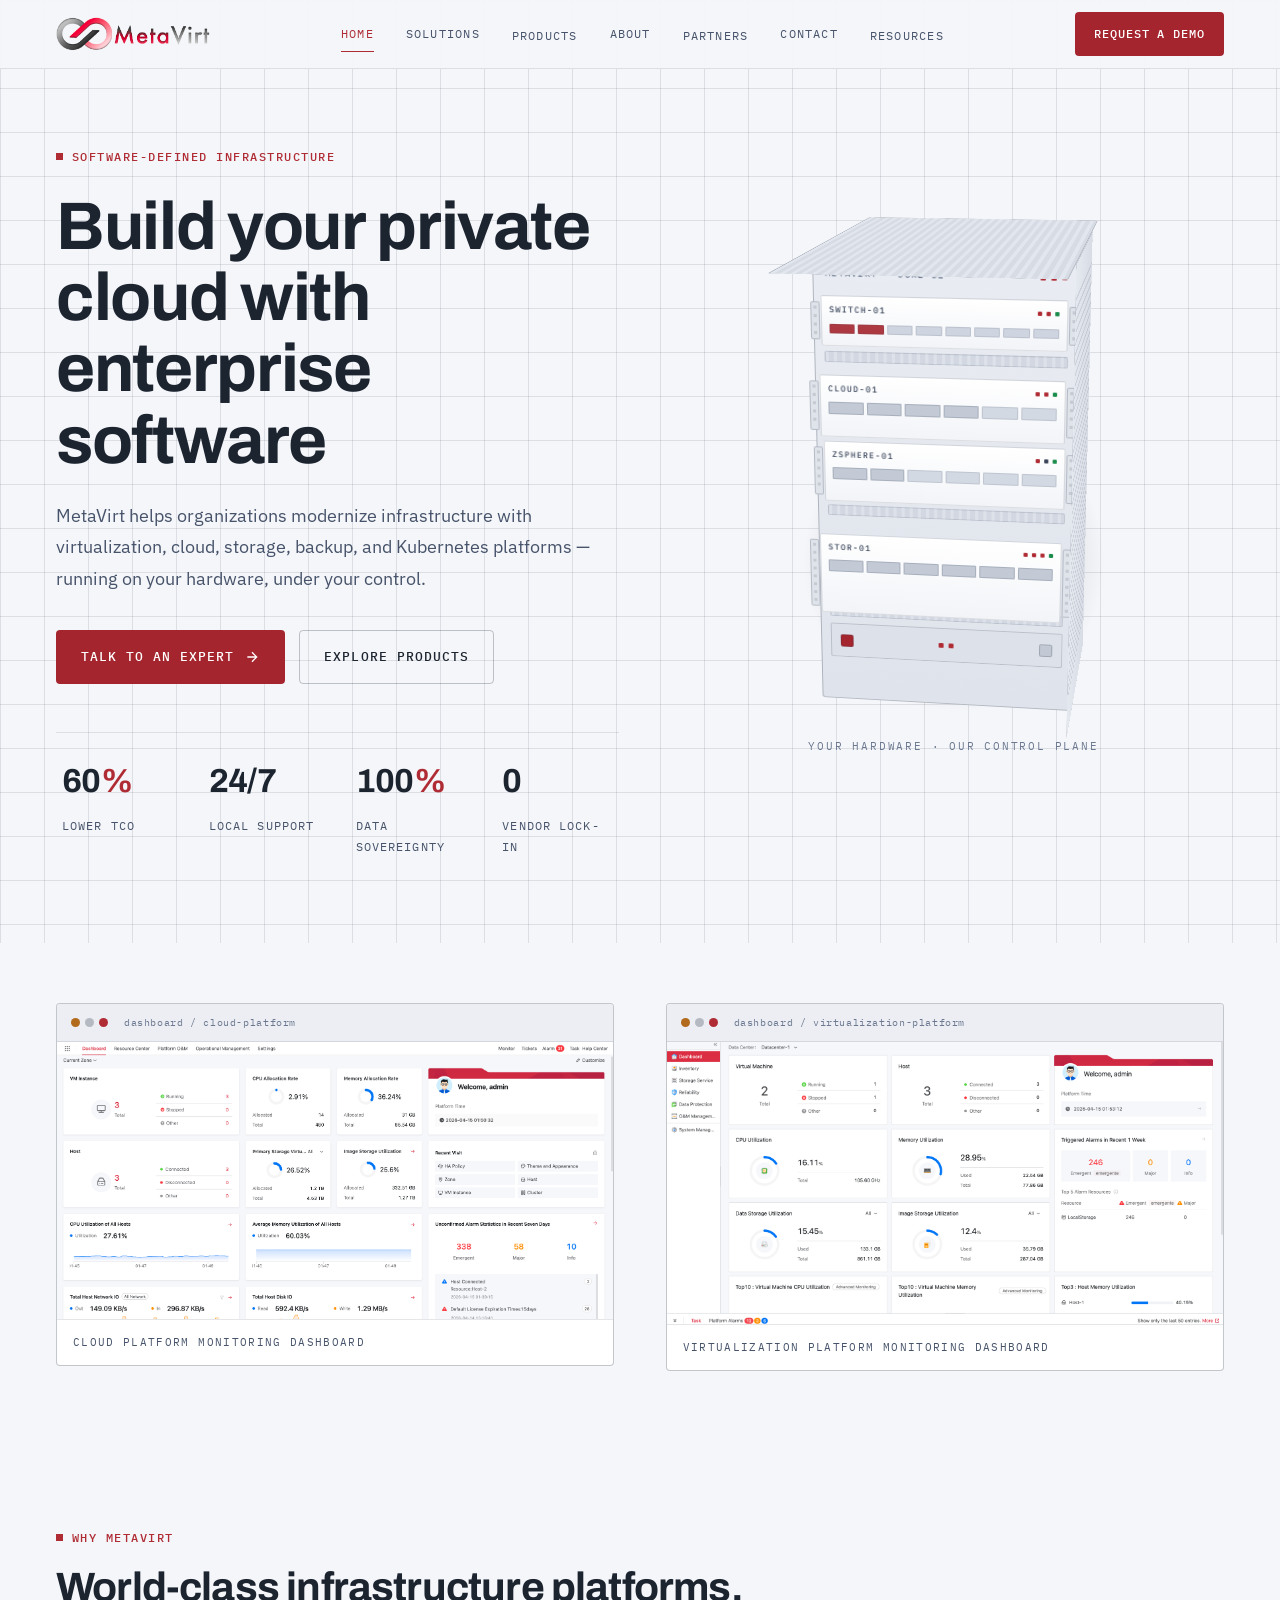
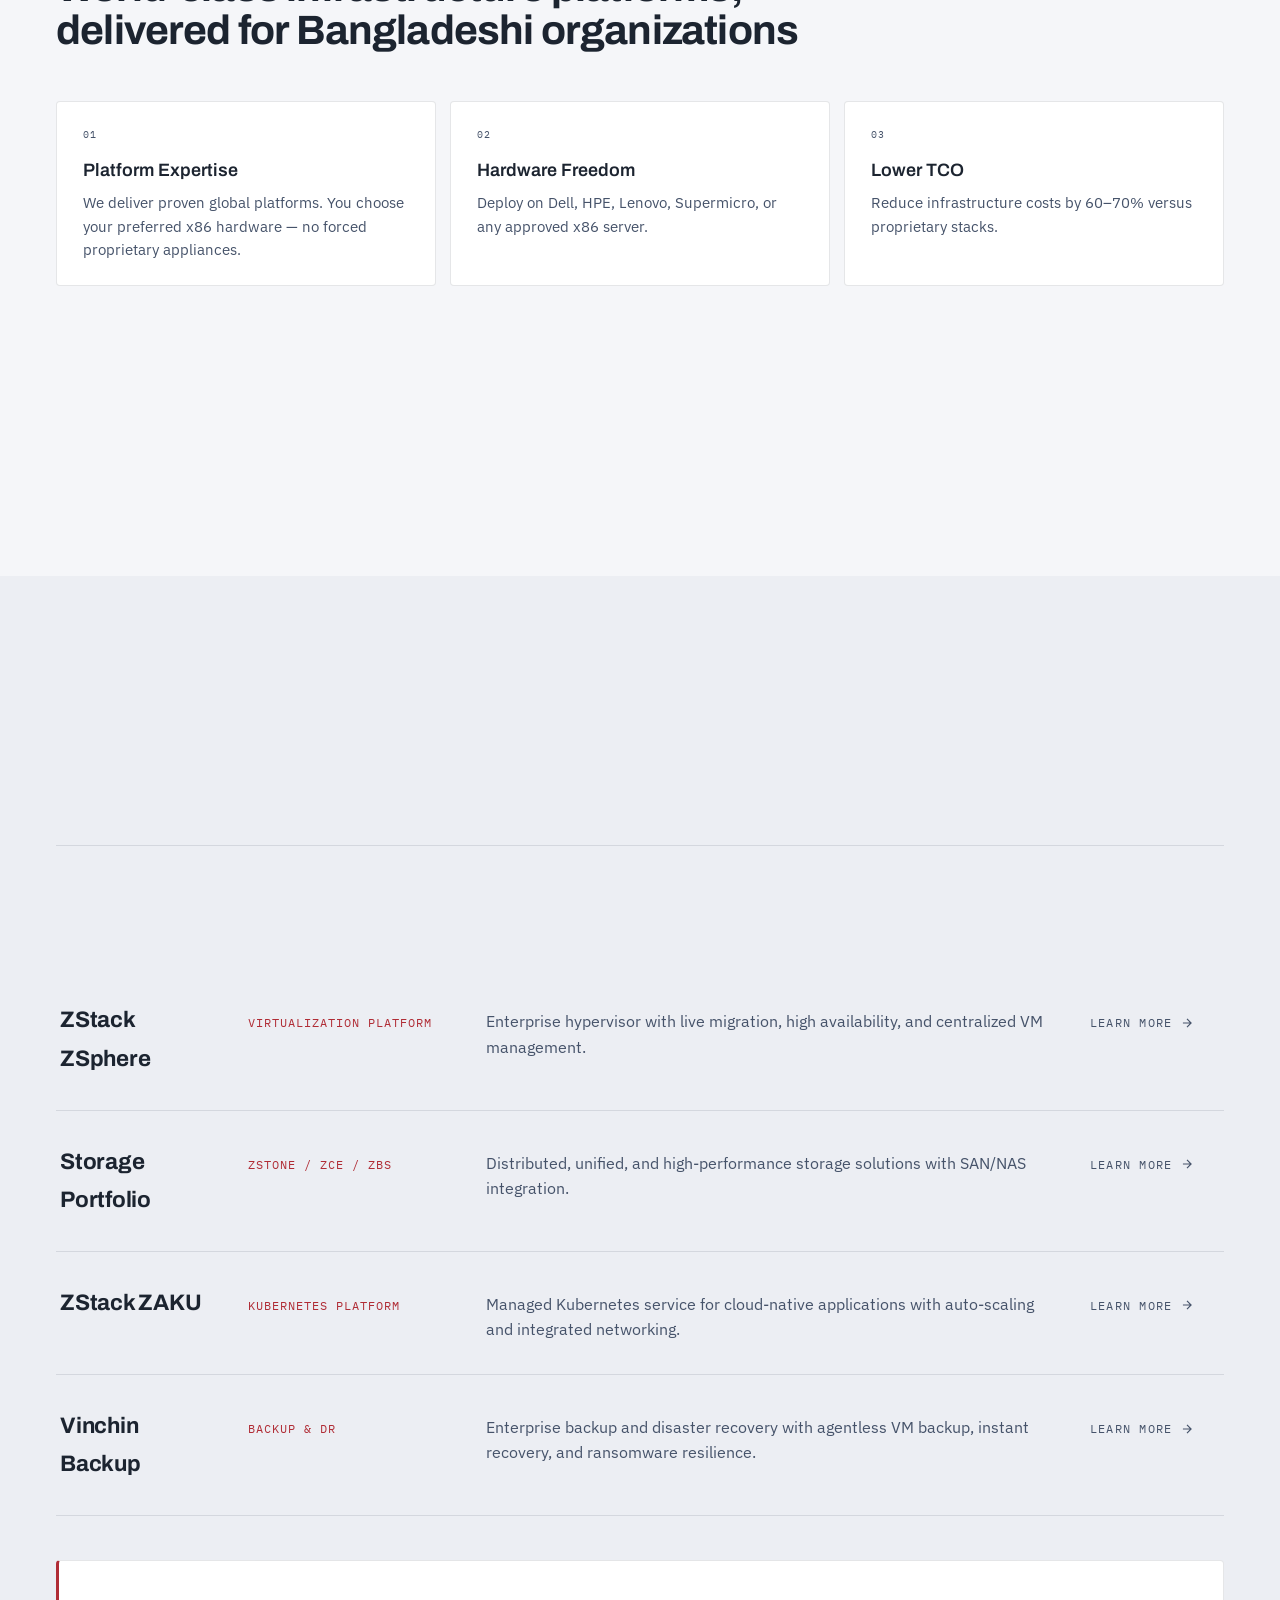
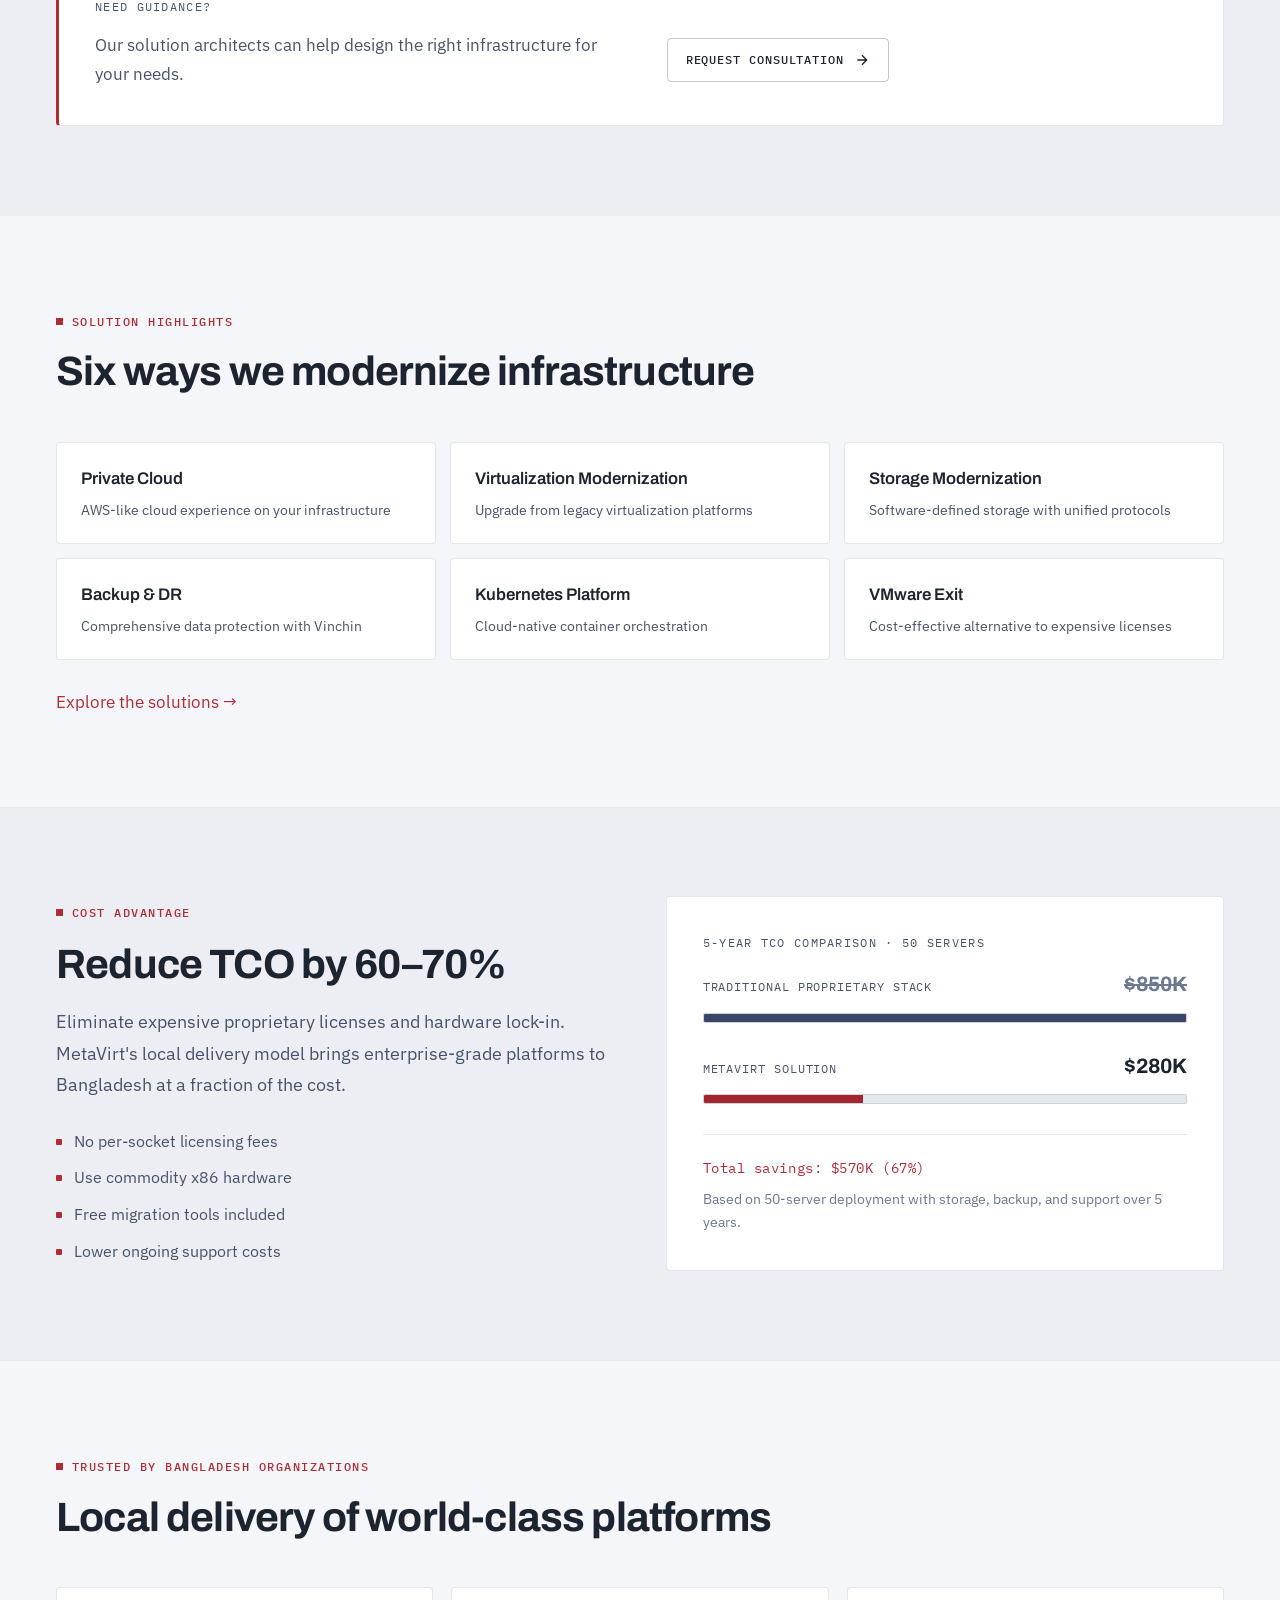
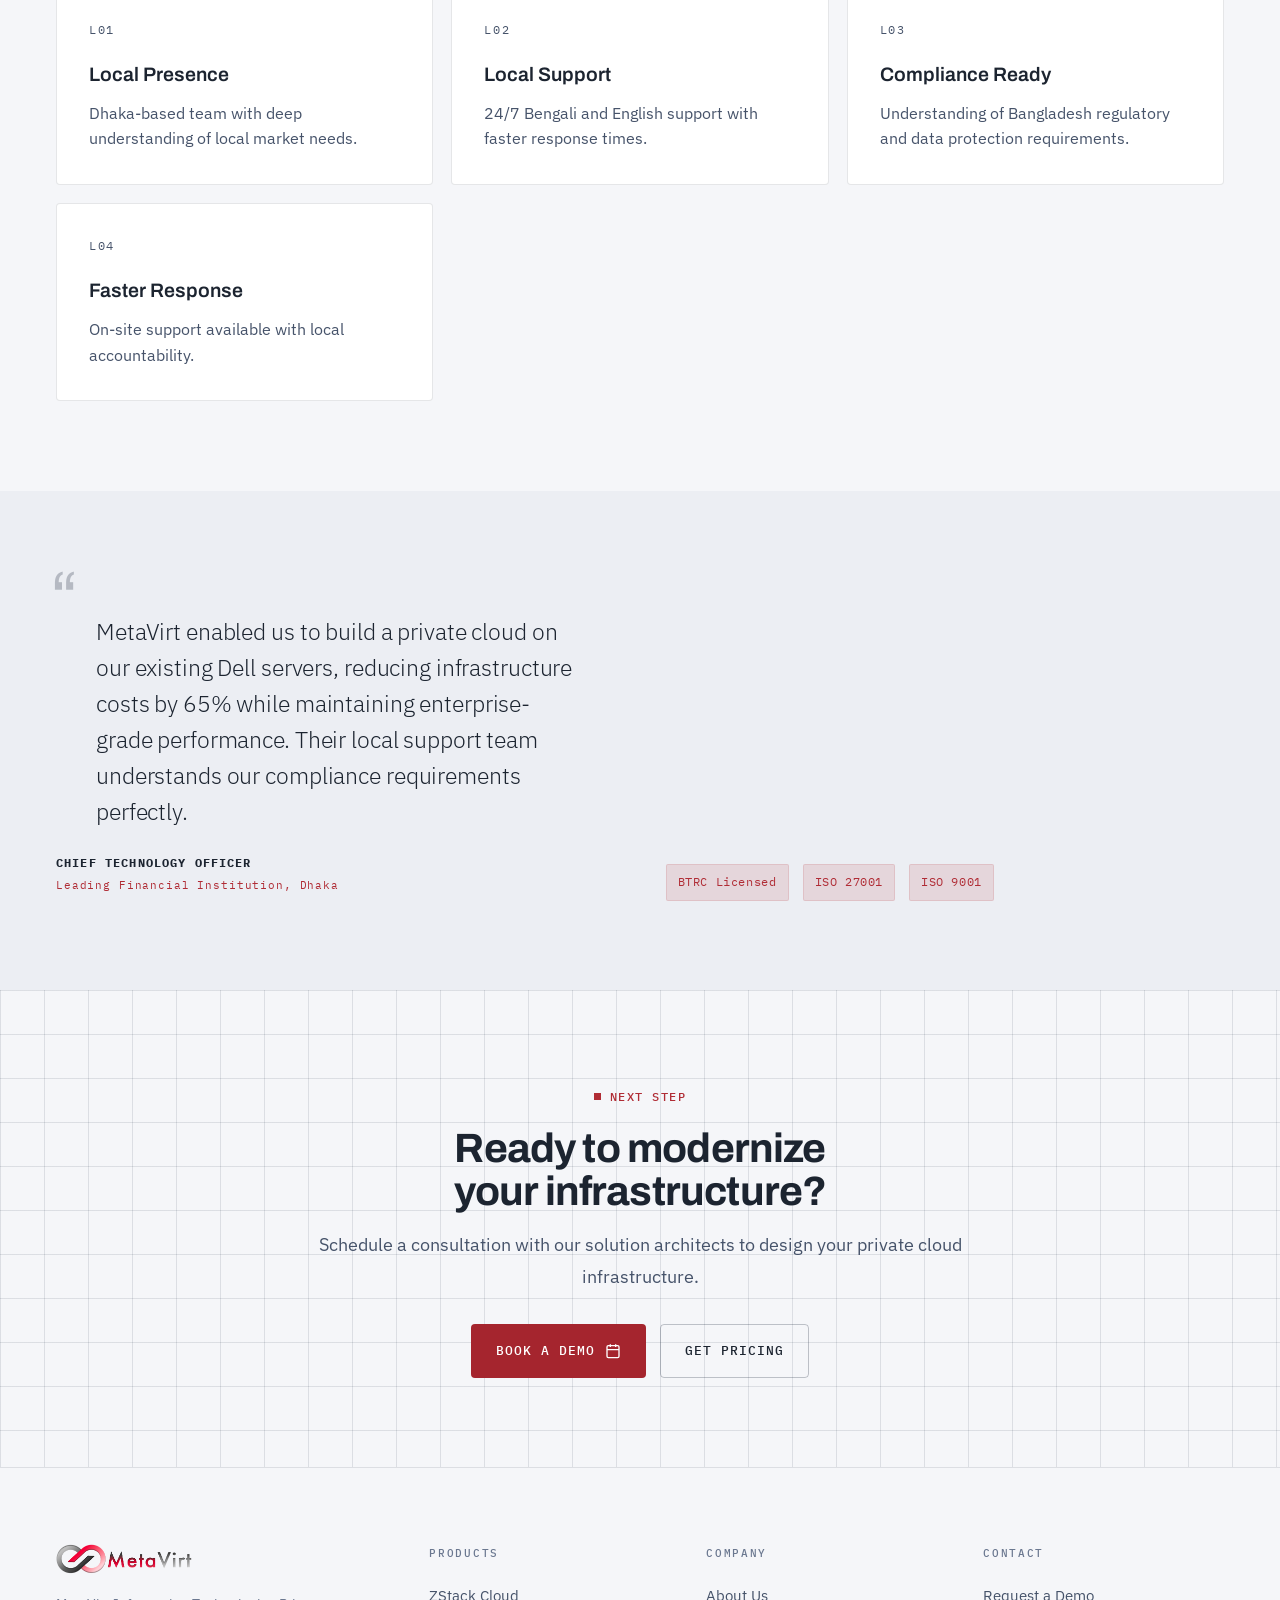
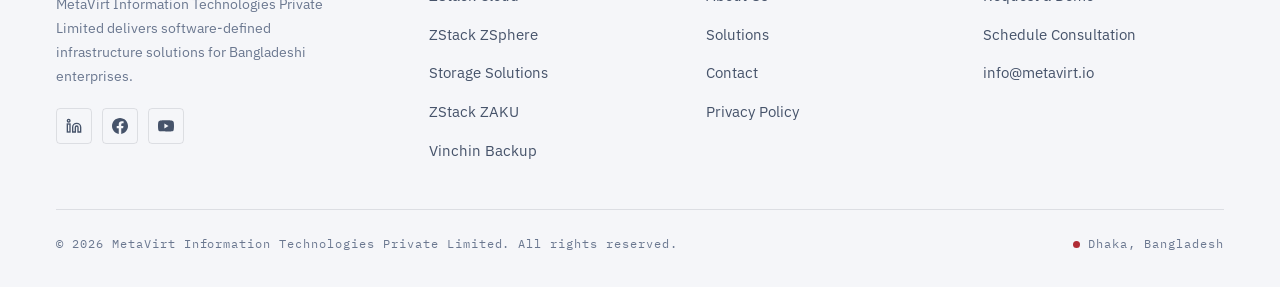
<file: index.html>
<!DOCTYPE html>
<html lang="en">
<head>
  <meta charset="UTF-8">
  <meta name="viewport" content="width=device-width, initial-scale=1.0">
  <title>MetaVirt — Software-Defined Infrastructure for Bangladesh</title>
  <meta name="description" content="MetaVirt delivers enterprise-grade private cloud, virtualization, storage, backup, and container solutions for Bangladeshi enterprises. Software-only, hardware freedom.">
  <link rel="preconnect" href="https://fonts.googleapis.com">
  <link rel="preconnect" href="https://fonts.gstatic.com" crossorigin>
  <link href="https://fonts.googleapis.com/css2?family=Archivo:wght@500;600;700;800&family=IBM+Plex+Mono:wght@400;500;600&family=IBM+Plex+Sans:wght@300;400;500;600&display=swap" rel="stylesheet">
  <link rel="stylesheet" href="styles.css">
  <link rel="icon" type="image/png" href="last.png">
</head>
<body>

  <header class="site-head">
    <div class="wrap site-head__bar">
      <a href="index.html" class="brand">
        <img src="last.png" alt="MetaVirt">
      </a>

      <nav class="nav-links" aria-label="Main">
        <a href="index.html" class="nav-link is-active">Home</a>
        <a href="solutions.html" class="nav-link">Solutions</a>

        <div class="dropdown">
          <a href="products.html" class="nav-link">Products</a>
          <div class="dropdown__menu">
            <a href="products.html#cloud">ZStack Cloud</a>
            <a href="products.html#zsphere">ZStack ZSphere</a>
            <a href="products.html#storage">Storage Solutions</a>
            <a href="products.html#zaku">ZStack ZAKU</a>
            <a href="products.html#vinchin">Vinchin Backup</a>
          </div>
        </div>

        <a href="about.html" class="nav-link">About</a>

        <div class="dropdown">
          <a href="partners.html" class="nav-link">Partners</a>
          <div class="dropdown__menu">
            <a href="partners.html#our-partners">Our Partners</a>
            <a href="partners.html#become-partner">Become a Partner</a>
          </div>
        </div>

        <a href="contact.html" class="nav-link">Contact</a>

        <div class="dropdown">
          <a href="resources.html" class="nav-link">Resources</a>
          <div class="dropdown__menu">
            <a href="resources.html#documentation">Product Documentation</a>
            <a href="resources.html#hardware">Hardware Compatibility</a>
            <a href="resources.html#guestos">Guest OS Support List</a>
          </div>
        </div>
      </nav>

      <a href="contact.html" class="btn btn--primary btn--sm nav-cta">Request a Demo</a>

      <button class="nav-toggle" id="nav-toggle" aria-label="Menu" aria-expanded="false">
        <svg viewBox="0 0 24 24" fill="none" stroke="currentColor" stroke-width="2"><path d="M4 6h16M4 12h16M4 18h16"/></svg>
      </button>
    </div>

    <div class="mobile-menu" id="mobile-menu">
      <a href="index.html">Home</a>
      <a href="solutions.html">Solutions</a>
      <span class="grp">Products</span>
      <a href="products.html">All Products</a>
      <a href="products.html#cloud">ZStack Cloud</a>
      <a href="products.html#zsphere">ZStack ZSphere</a>
      <a href="products.html#storage">Storage Solutions</a>
      <a href="products.html#zaku">ZStack ZAKU</a>
      <a href="products.html#vinchin">Vinchin Backup</a>
      <span class="grp">Company</span>
      <a href="about.html">About</a>
      <a href="partners.html">Partners</a>
      <a href="contact.html">Contact</a>
      <span class="grp">Resources</span>
      <a href="resources.html">All Resources</a>
      <a href="resources.html#documentation">Product Documentation</a>
      <a href="resources.html#hardware">Hardware Compatibility</a>
      <a href="resources.html#guestos">Guest OS Support List</a>
      <a href="contact.html" style="color: var(--accent)">Request a Demo</a>
    </div>
  </header>

  <main>
    <!-- ================= HERO ================= -->
    <section class="hero bg-grid">
      <div class="wrap hero__inner">
        <div class="rv is-in">
          <span class="eyebrow">Software-Defined Infrastructure</span>
          <h1 class="display display--hero">
            Build your private cloud with enterprise software
          </h1>
          <p class="lede">
            MetaVirt helps organizations modernize infrastructure with virtualization, cloud,
            storage, backup, and Kubernetes platforms — running on your hardware, under your control.
          </p>

          <div class="hero__cta">
            <a href="contact.html" class="btn btn--primary">
              Talk to an Expert
              <svg viewBox="0 0 24 24" fill="none" stroke="currentColor" stroke-width="2"><path d="M5 12h14M12 5l7 7-7 7"/></svg>
            </a>
            <a href="products.html" class="btn btn--ghost">Explore Products</a>
          </div>

          <div class="stats">
            <div class="stat"><b>60<em>%</em></b><span>Lower TCO</span></div>
            <div class="stat"><b>24/7</b><span>Local Support</span></div>
            <div class="stat"><b>100<em>%</em></b><span>Data Sovereignty</span></div>
            <div class="stat"><b>0</b><span>Vendor Lock-in</span></div>
          </div>
        </div>

        <div class="rack-scene" aria-hidden="true">
          <div class="rack" id="rack">
            <div class="rack__face rack__top"></div>
            <div class="rack__face rack__left"></div>
            <div class="rack__face rack__right"></div>
            <div class="rack__face rack__front">

              <div class="rack__label"><span>METAVIRT&nbsp;&middot;&nbsp;CORE-01</span><span class="rack__leds"><i class="rack__led"></i><i class="rack__led"></i><i class="rack__led rack__led--idle"></i></span></div>

              <div class="rack__unit rack__unit--switch rack__unit--d1">
                <div class="rack__ear rack__ear--l"></div>
                <div class="rack__ear rack__ear--r"></div>
                <div class="rack__meta"><b>SWITCH-01</b><span class="rack__unit-leds"><span class="on"></span><span class="on"></span><span class="pw"></span></span></div>
                <div class="rack__ports">
                  <i class="hot"></i><i class="hot"></i><i></i><i></i><i></i><i></i><i></i><i></i>
                </div>
              </div>

              <div class="rack__vent"></div>

              <div class="rack__unit rack__unit--server rack__unit--d2">
                <div class="rack__ear rack__ear--l"></div>
                <div class="rack__ear rack__ear--r"></div>
                <div class="rack__meta"><b>CLOUD-01</b><span class="rack__unit-leds"><span class="on"></span><span class="on"></span><span class="pw"></span></span></div>
                <div class="rack__drives">
                  <i class="on"></i><i class="on"></i><i class="on"></i><i class="on"></i><i></i><i></i>
                </div>
              </div>

              <div class="rack__unit rack__unit--server rack__unit--d1">
                <div class="rack__ear rack__ear--l"></div>
                <div class="rack__ear rack__ear--r"></div>
                <div class="rack__meta"><b>ZSPHERE-01</b><span class="rack__unit-leds"><span class="on"></span><span></span><span class="pw"></span></span></div>
                <div class="rack__drives">
                  <i class="on"></i><i class="on"></i><i></i><i></i><i></i><i></i>
                </div>
              </div>

              <div class="rack__vent"></div>

              <div class="rack__unit rack__unit--storage rack__unit--d3">
                <div class="rack__ear rack__ear--l"></div>
                <div class="rack__ear rack__ear--r"></div>
                <div class="rack__meta"><b>STOR-01</b><span class="rack__unit-leds"><span class="on"></span><span class="on"></span><span class="on"></span><span class="pw"></span></span></div>
                <div class="rack__drives">
                  <i class="on"></i><i class="on"></i><i class="on"></i><i class="on"></i><i class="on"></i><i class="on"></i>
                </div>
              </div>

              <div class="rack__vent"></div>

              <div class="rack__pdu">
                <span class="rack__btn on"></span>
                <span class="rack__leds"><i class="rack__led"></i><i class="rack__led"></i></span>
                <span class="rack__btn"></span>
              </div>

            </div>
          </div>
          <div class="rack__shadow"></div>
          <div class="rack-tag">Your hardware&nbsp;&middot;&nbsp;Our control plane</div>
        </div>
      </div>
    </section>

    <!-- ================= PLATFORM MONITORING ================= -->
    <section class="section--tight">
      <div class="wrap">
        <div class="grid-2">
          <figure class="console rv">
            <div class="console__bar">
              <span class="console__dots"><i></i><i></i><i></i></span>
              <span class="console__url">dashboard / cloud-platform</span>
            </div>
            <img src="cloud.png" alt="Cloud Platform Monitoring Dashboard">
            <figcaption>Cloud Platform Monitoring Dashboard</figcaption>
          </figure>
          <figure class="console rv">
            <div class="console__bar">
              <span class="console__dots"><i></i><i></i><i></i></span>
              <span class="console__url">dashboard / virtualization-platform</span>
            </div>
            <img src="zsphere.png" alt="Virtualization Platform Monitoring Dashboard">
            <figcaption>Virtualization Platform Monitoring Dashboard</figcaption>
          </figure>
        </div>
      </div>
    </section>

    <!-- ================= WHY METAVIRT ================= -->
    <section class="section">
      <div class="wrap">
        <div class="sec-head rv">
          <span class="eyebrow">Why MetaVirt</span>
          <h2 class="display display--sec">World-class infrastructure platforms, delivered for Bangladeshi organizations</h2>
        </div>

        <div class="feature-grid feature-grid--tight">
          <article class="feature feature--compact rv">
            <div class="feature__num">01</div>
            <h3>Platform Expertise</h3>
            <p>We deliver proven global platforms. You choose your preferred x86 hardware — no forced proprietary appliances.</p>
          </article>
          <article class="feature feature--compact rv">
            <div class="feature__num">02</div>
            <h3>Hardware Freedom</h3>
            <p>Deploy on Dell, HPE, Lenovo, Supermicro, or any approved x86 server.</p>
          </article>
          <article class="feature feature--compact rv">
            <div class="feature__num">03</div>
            <h3>Lower TCO</h3>
            <p>Reduce infrastructure costs by 60–70% versus proprietary stacks.</p>
          </article>
          <article class="feature feature--compact rv">
            <div class="feature__num">04</div>
            <h3>Bangladesh-Based</h3>
            <p>Local team with deep understanding of enterprise and compliance needs.</p>
          </article>
          <article class="feature feature--compact rv">
            <div class="feature__num">05</div>
            <h3>Data Sovereignty</h3>
            <p>Keep all data within Bangladesh borders, fully compliant with local regulation.</p>
          </article>
          <article class="feature feature--compact rv">
            <div class="feature__num">06</div>
            <h3>Expert Deployment</h3>
            <p>End-to-end design, deployment, integration, and support from certified engineers.</p>
          </article>
        </div>
      </div>
    </section>

    <!-- ================= CORE PRODUCTS ================= -->
    <section class="section section--soft">
      <div class="wrap">
        <div class="sec-head rv">
          <span class="eyebrow">Core Products</span>
          <h2 class="display display--sec">Complete software stack for modern infrastructure</h2>
        </div>

        <div class="prod-list">
          <div class="prod-row rv">
            <h3><a href="products.html#cloud">ZStack Cloud</a></h3>
            <span class="prod-row__tag">Private Cloud Platform</span>
            <p>Complete private cloud infrastructure with self-service portal, multi-tenancy, and resource orchestration.</p>
            <a class="prod-row__link" href="products.html#cloud">
              Learn more
              <svg viewBox="0 0 24 24" fill="none" stroke="currentColor" stroke-width="2"><path d="M5 12h14M12 5l7 7-7 7"/></svg>
            </a>
          </div>

          <div class="prod-row rv">
            <h3><a href="products.html#zsphere">ZStack ZSphere</a></h3>
            <span class="prod-row__tag">Virtualization Platform</span>
            <p>Enterprise hypervisor with live migration, high availability, and centralized VM management.</p>
            <a class="prod-row__link" href="products.html#zsphere">
              Learn more
              <svg viewBox="0 0 24 24" fill="none" stroke="currentColor" stroke-width="2"><path d="M5 12h14M12 5l7 7-7 7"/></svg>
            </a>
          </div>

          <div class="prod-row rv">
            <h3><a href="products.html#storage">Storage Portfolio</a></h3>
            <span class="prod-row__tag">ZStone / ZCE / ZBS</span>
            <p>Distributed, unified, and high-performance storage solutions with SAN/NAS integration.</p>
            <a class="prod-row__link" href="products.html#storage">
              Learn more
              <svg viewBox="0 0 24 24" fill="none" stroke="currentColor" stroke-width="2"><path d="M5 12h14M12 5l7 7-7 7"/></svg>
            </a>
          </div>

          <div class="prod-row rv">
            <h3><a href="products.html#zaku">ZStack ZAKU</a></h3>
            <span class="prod-row__tag">Kubernetes Platform</span>
            <p>Managed Kubernetes service for cloud-native applications with auto-scaling and integrated networking.</p>
            <a class="prod-row__link" href="products.html#zaku">
              Learn more
              <svg viewBox="0 0 24 24" fill="none" stroke="currentColor" stroke-width="2"><path d="M5 12h14M12 5l7 7-7 7"/></svg>
            </a>
          </div>

          <div class="prod-row rv">
            <h3><a href="products.html#vinchin">Vinchin Backup</a></h3>
            <span class="prod-row__tag">Backup &amp; DR</span>
            <p>Enterprise backup and disaster recovery with agentless VM backup, instant recovery, and ransomware resilience.</p>
            <a class="prod-row__link" href="products.html#vinchin">
              Learn more
              <svg viewBox="0 0 24 24" fill="none" stroke="currentColor" stroke-width="2"><path d="M5 12h14M12 5l7 7-7 7"/></svg>
            </a>
          </div>
        </div>

        <div class="panel panel--accent rv" style="margin-top: 44px">
          <span class="kicker">Need Guidance?</span>
          <div class="grid-2" style="align-items: center">
            <p style="color: var(--muted); margin: 0">Our solution architects can help design the right infrastructure for your needs.</p>
            <a href="contact.html" class="btn btn--ghost btn--sm" style="justify-self: start">
              Request Consultation
              <svg viewBox="0 0 24 24" fill="none" stroke="currentColor" stroke-width="2"><path d="M5 12h14M12 5l7 7-7 7"/></svg>
            </a>
          </div>
        </div>
      </div>
    </section>

    <!-- ================= SOLUTION HIGHLIGHTS ================= -->
    <section class="section">
      <div class="wrap">
        <div class="sec-head rv">
          <span class="eyebrow">Solution Highlights</span>
          <h2 class="display display--sec">Six ways we modernize infrastructure</h2>
        </div>

        <div class="sol-grid">
          <a href="solutions.html" class="sol-card rv"><h3>Private Cloud</h3><p>AWS-like cloud experience on your infrastructure</p></a>
          <a href="solutions.html" class="sol-card rv"><h3>Virtualization Modernization</h3><p>Upgrade from legacy virtualization platforms</p></a>
          <a href="solutions.html" class="sol-card rv"><h3>Storage Modernization</h3><p>Software-defined storage with unified protocols</p></a>
          <a href="solutions.html" class="sol-card rv"><h3>Backup &amp; DR</h3><p>Comprehensive data protection with Vinchin</p></a>
          <a href="solutions.html" class="sol-card rv"><h3>Kubernetes Platform</h3><p>Cloud-native container orchestration</p></a>
          <a href="solutions.html" class="sol-card rv"><h3>VMware Exit</h3><p>Cost-effective alternative to expensive licenses</p></a>
        </div>
        <p class="rv" style="color: var(--muted); margin-top: 28px; max-width: 60ch">
          <a href="solutions.html" style="color: var(--accent)">Explore the solutions&nbsp;→</a>
        </p>
      </div>
    </section>

    <!-- ================= COST ADVANTAGE ================= -->
    <section class="section section--soft">
      <div class="wrap">
        <div class="grid-2">
          <div class="rv">
            <span class="eyebrow">Cost Advantage</span>
            <h2 class="display display--sec" style="margin: 18px 0 20px">Reduce TCO by 60–70%</h2>
            <p class="lede" style="margin-bottom: 28px">
              Eliminate expensive proprietary licenses and hardware lock-in. MetaVirt's local delivery model brings
              enterprise-grade platforms to Bangladesh at a fraction of the cost.
            </p>
            <ul class="ticks">
              <li>No per-socket licensing fees</li>
              <li>Use commodity x86 hardware</li>
              <li>Free migration tools included</li>
              <li>Lower ongoing support costs</li>
            </ul>
          </div>

          <div class="panel rv">
            <span class="kicker">5-Year TCO Comparison &middot; 50 servers</span>
            <div class="tco">
              <div class="tco__row">
                <div class="tco__top"><span>Traditional Proprietary Stack</span><b class="dim">$850K</b></div>
                <div class="tco__track"><div class="tco__fill tco__fill--full"></div></div>
              </div>
              <div class="tco__row">
                <div class="tco__top"><span>MetaVirt Solution</span><b>$280K</b></div>
                <div class="tco__track"><div class="tco__fill tco__fill--mv"></div></div>
              </div>
            </div>
            <hr class="rule" style="margin: 30px 0 22px">
            <p style="color: var(--accent); font-family: var(--font-mono); font-size: 0.85rem; letter-spacing: 0.04em; margin-bottom: 8px">
              Total savings: $570K (67%)
            </p>
            <p style="color: var(--dim); font-size: 0.85rem; margin: 0">
              Based on 50-server deployment with storage, backup, and support over 5 years.
            </p>
          </div>
        </div>
      </div>
    </section>

    <!-- ================= BANGLADESH ================= -->
    <section class="section">
      <div class="wrap">
        <div class="sec-head rv">
          <span class="eyebrow">Trusted by Bangladesh Organizations</span>
          <h2 class="display display--sec">Local delivery of world-class platforms</h2>
        </div>

        <div class="feature-grid">
          <article class="feature rv">
            <div class="feature__num">L01</div>
            <h3>Local Presence</h3>
            <p>Dhaka-based team with deep understanding of local market needs.</p>
          </article>
          <article class="feature rv">
            <div class="feature__num">L02</div>
            <h3>Local Support</h3>
            <p>24/7 Bengali and English support with faster response times.</p>
          </article>
          <article class="feature rv">
            <div class="feature__num">L03</div>
            <h3>Compliance Ready</h3>
            <p>Understanding of Bangladesh regulatory and data protection requirements.</p>
          </article>
          <article class="feature rv">
            <div class="feature__num">L04</div>
            <h3>Faster Response</h3>
            <p>On-site support available with local accountability.</p>
          </article>
        </div>
      </div>
    </section>

    <!-- ================= TESTIMONIAL ================= -->
    <section class="section section--soft">
      <div class="wrap">
        <div class="grid-2" style="align-items: end">
          <figure class="quote rv">
            <blockquote>
              MetaVirt enabled us to build a private cloud on our existing Dell servers, reducing infrastructure
              costs by 65% while maintaining enterprise-grade performance. Their local support team understands our
              compliance requirements perfectly.
            </blockquote>
            <figcaption>
              <b>Chief Technology Officer</b>
              <span>Leading Financial Institution, Dhaka</span>
            </figcaption>
          </figure>

          <div class="rv" style="display: flex; gap: 14px; flex-wrap: wrap">
            <span class="chip chip--accent">BTRC Licensed</span>
            <span class="chip chip--accent">ISO 27001</span>
            <span class="chip chip--accent">ISO 9001</span>
          </div>
        </div>
      </div>
    </section>

    <!-- ================= FINAL CTA ================= -->
    <section class="section bg-grid" style="text-align: center">
      <div class="wrap">
        <div class="rv">
          <span class="eyebrow" style="justify-content: center">Next Step</span>
          <h2 class="display display--sec" style="margin: 18px auto 16px; max-width: 18ch">
            Ready to modernize your infrastructure?
          </h2>
          <p class="lede" style="margin: 0 auto 32px">
            Schedule a consultation with our solution architects to design your private cloud infrastructure.
          </p>
          <div style="display: flex; gap: 14px; justify-content: center; flex-wrap: wrap">
            <a href="contact.html" class="btn btn--primary">
              Book a Demo
              <svg viewBox="0 0 24 24" fill="none" stroke="currentColor" stroke-width="2"><rect x="3" y="4" width="18" height="18" rx="2"/><path d="M16 2v4M8 2v4M3 10h18"/></svg>
            </a>
            <a href="contact.html" class="btn btn--ghost">Get Pricing</a>
          </div>
        </div>
      </div>
    </section>
  </main>

  <footer class="site-foot">
    <div class="wrap">
      <div class="foot-grid">
        <div class="foot-brand">
          <img src="last.png" alt="MetaVirt">
          <p>MetaVirt Information Technologies Private Limited delivers software-defined infrastructure solutions for Bangladeshi enterprises.</p>
          <div class="foot-social">
            <a href="#" aria-label="LinkedIn">
              <svg viewBox="0 0 24 24" fill="none" stroke="currentColor" stroke-width="2"><path d="M16 8a6 6 0 0 1 6 6v7h-4v-7a2 2 0 0 0-2-2 2 2 0 0 0-2 2v7h-4v-7a6 6 0 0 1 6-6z"/><rect x="2" y="9" width="4" height="12"/><circle cx="4" cy="4" r="2"/></svg>
            </a>
            <a href="#" aria-label="Facebook">
              <svg viewBox="0 0 24 24" fill="currentColor"><path d="M24 12.073c0-6.627-5.373-12-12-12s-12 5.373-12 12c0 5.99 4.388 10.954 10.125 11.854v-8.385H7.078v-3.47h3.047V9.43c0-3.007 1.792-4.669 4.533-4.669 1.312 0 2.686.235 2.686.235v2.953H15.83c-1.491 0-1.956.925-1.956 1.874v2.25h3.328l-.532 3.47h-2.796v8.385C19.612 23.027 24 18.062 24 12.073z"/></svg>
            </a>
            <a href="#" aria-label="YouTube">
              <svg viewBox="0 0 24 24" fill="currentColor"><path d="M23.498 6.186a3.016 3.016 0 0 0-2.122-2.136C19.505 3.545 12 3.545 12 3.545s-7.505 0-9.377.505A3.017 3.017 0 0 0 .502 6.186C0 8.07 0 12 0 12s0 3.93.502 5.814a3.016 3.016 0 0 0 2.122 2.136c1.871.505 9.376.505 9.376.505s7.505 0 9.377-.505a3.015 3.015 0 0 0 2.122-2.136C24 15.93 24 12 24 12s0-3.93-.502-5.814zM9.545 15.568V8.432L15.818 12l-6.273 3.568z"/></svg>
            </a>
          </div>
        </div>

        <div class="foot-col">
          <h5>Products</h5>
          <ul>
            <li><a href="products.html#cloud">ZStack Cloud</a></li>
            <li><a href="products.html#zsphere">ZStack ZSphere</a></li>
            <li><a href="products.html#storage">Storage Solutions</a></li>
            <li><a href="products.html#zaku">ZStack ZAKU</a></li>
            <li><a href="products.html#vinchin">Vinchin Backup</a></li>
          </ul>
        </div>

        <div class="foot-col">
          <h5>Company</h5>
          <ul>
            <li><a href="about.html">About Us</a></li>
            <li><a href="solutions.html">Solutions</a></li>
            <li><a href="contact.html">Contact</a></li>
            <li><a href="#">Privacy Policy</a></li>
          </ul>
        </div>

        <div class="foot-col">
          <h5>Contact</h5>
          <ul>
            <li><a href="contact.html">Request a Demo</a></li>
            <li><a href="contact.html">Schedule Consultation</a></li>
            <li><a href="mailto:info@metavirt.io">info@metavirt.io</a></li>
          </ul>
        </div>
      </div>

      <div class="foot-base">
        <span>© 2026 MetaVirt Information Technologies Private Limited. All rights reserved.</span>
        <span class="live"><i></i> Dhaka, Bangladesh</span>
      </div>
    </div>
  </footer>

  <script src="app.js"></script>
  <script>
    // 3D rack — front-facing by default, drag to rotate, hover parallax
    (function () {
      var rack = document.getElementById('rack');
      if (!rack) return;
      var reduced = window.matchMedia('(prefers-reduced-motion: reduce)').matches;
      var scene = rack.parentElement;
      var BASE_X = -16, BASE_Y = -8; // near-front elevation
      var rx = BASE_X, ry = BASE_Y;
      var targetX = BASE_X, targetY = BASE_Y;
      var dragging = false, moved = false, lastX = 0, lastY = 0, t0 = 0;
      var raf = null;

      function apply() {
        rack.style.transform = 'rotateX(' + rx + 'deg) rotateY(' + ry + 'deg)';
      }

      // ease back toward resting angle when not dragging
      function idle() {
        var damp = 0.14;
        rx += (targetX - rx) * damp;
        ry += (targetY - ry) * damp;
        apply();
        if (Math.abs(targetX - rx) < 0.05 && Math.abs(targetY - ry) < 0.05) { rx = targetX; ry = targetY; apply(); return; }
        raf = requestAnimationFrame(idle);
      }

      function start(e) {
        var p = e.touches ? e.touches[0] : e;
        dragging = true; moved = false; lastX = p.clientX; lastY = p.clientY; t0 = Date.now();
        if (raf) cancelAnimationFrame(raf);
        if (e.cancelable) e.preventDefault();
      }
      function move(e) {
        if (!dragging) return;
        var p = e.touches ? e.touches[0] : e;
        var dx = p.clientX - lastX;
        var dy = p.clientY - lastY;
        if (Math.abs(dx) + Math.abs(dy) > 2) moved = true;
        ry += dx * 0.6;
        rx -= dy * 0.5;
        rx = Math.max(-60, Math.min(25, rx));
        ry = Math.max(-70, Math.min(70, ry));
        lastX = p.clientX; lastY = p.clientY;
        apply();
      }
      function end() {
        if (!dragging) return;
        dragging = false;
        // flick: keep velocity by nudging target in the direction of travel
        if (moved) {
          targetX = rx; targetY = ry;
        } else {
          targetX = BASE_X; targetY = BASE_Y;
        }
        if (!reduced) { raf = requestAnimationFrame(idle); }
      }

      scene.addEventListener('mousedown', start);
      window.addEventListener('mousemove', move);
      window.addEventListener('mouseup', end);
      scene.addEventListener('touchstart', start, { passive: false });
      window.addEventListener('touchmove', move, { passive: false });
      window.addEventListener('touchend', end);

      // hover parallax (only when not dragging)
      if (!reduced && !('ontouchstart' in window)) {
        scene.addEventListener('mousemove', function (e) {
          if (dragging) return;
          var r = scene.getBoundingClientRect();
          var dx = (e.clientX - r.left) / r.width - 0.5;
          var dy = (e.clientY - r.top) / r.height - 0.5;
          targetX = BASE_X - dy * 8;
          targetY = BASE_Y + dx * 10;
          if (!raf) raf = requestAnimationFrame(idle);
        });
        scene.addEventListener('mouseleave', function () {
          targetX = BASE_X; targetY = BASE_Y;
          if (!raf) raf = requestAnimationFrame(idle);
        });
      }

      apply();
    })();
  </script>
</body>
</html>
</file>
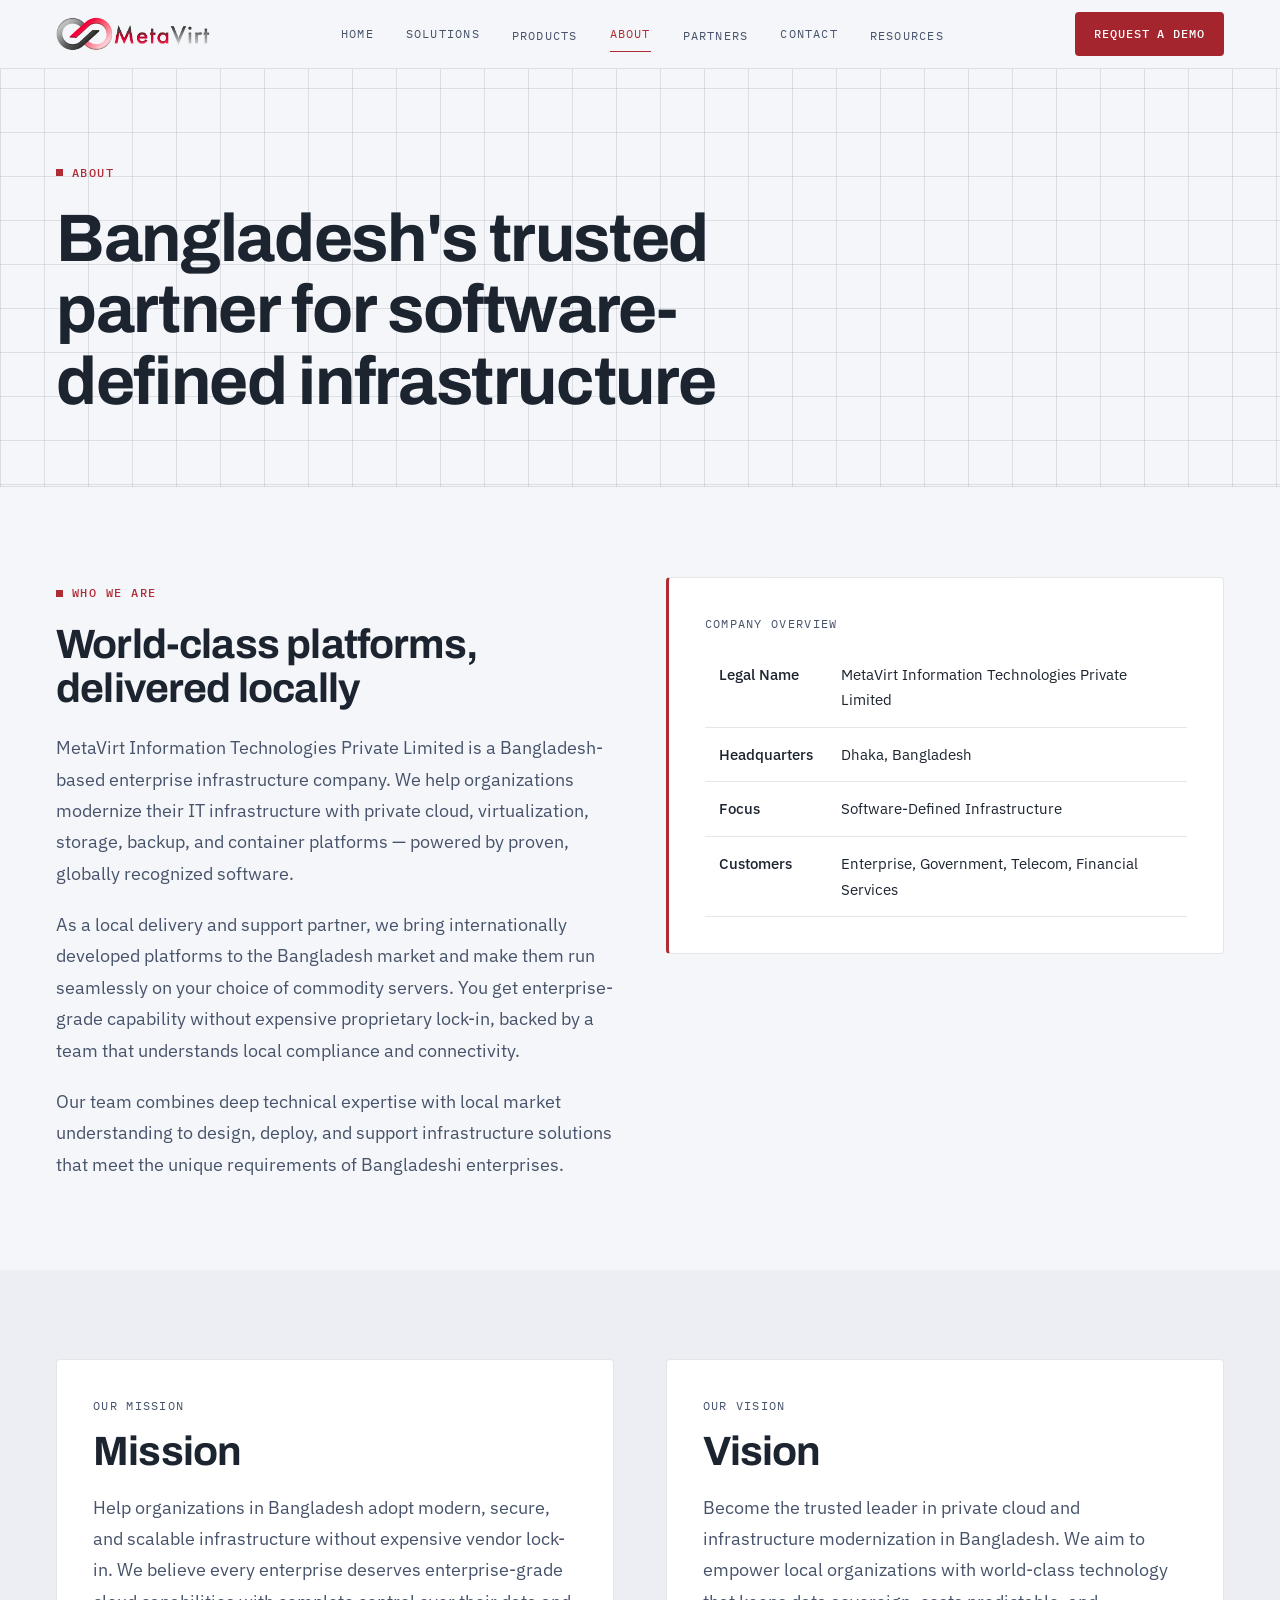
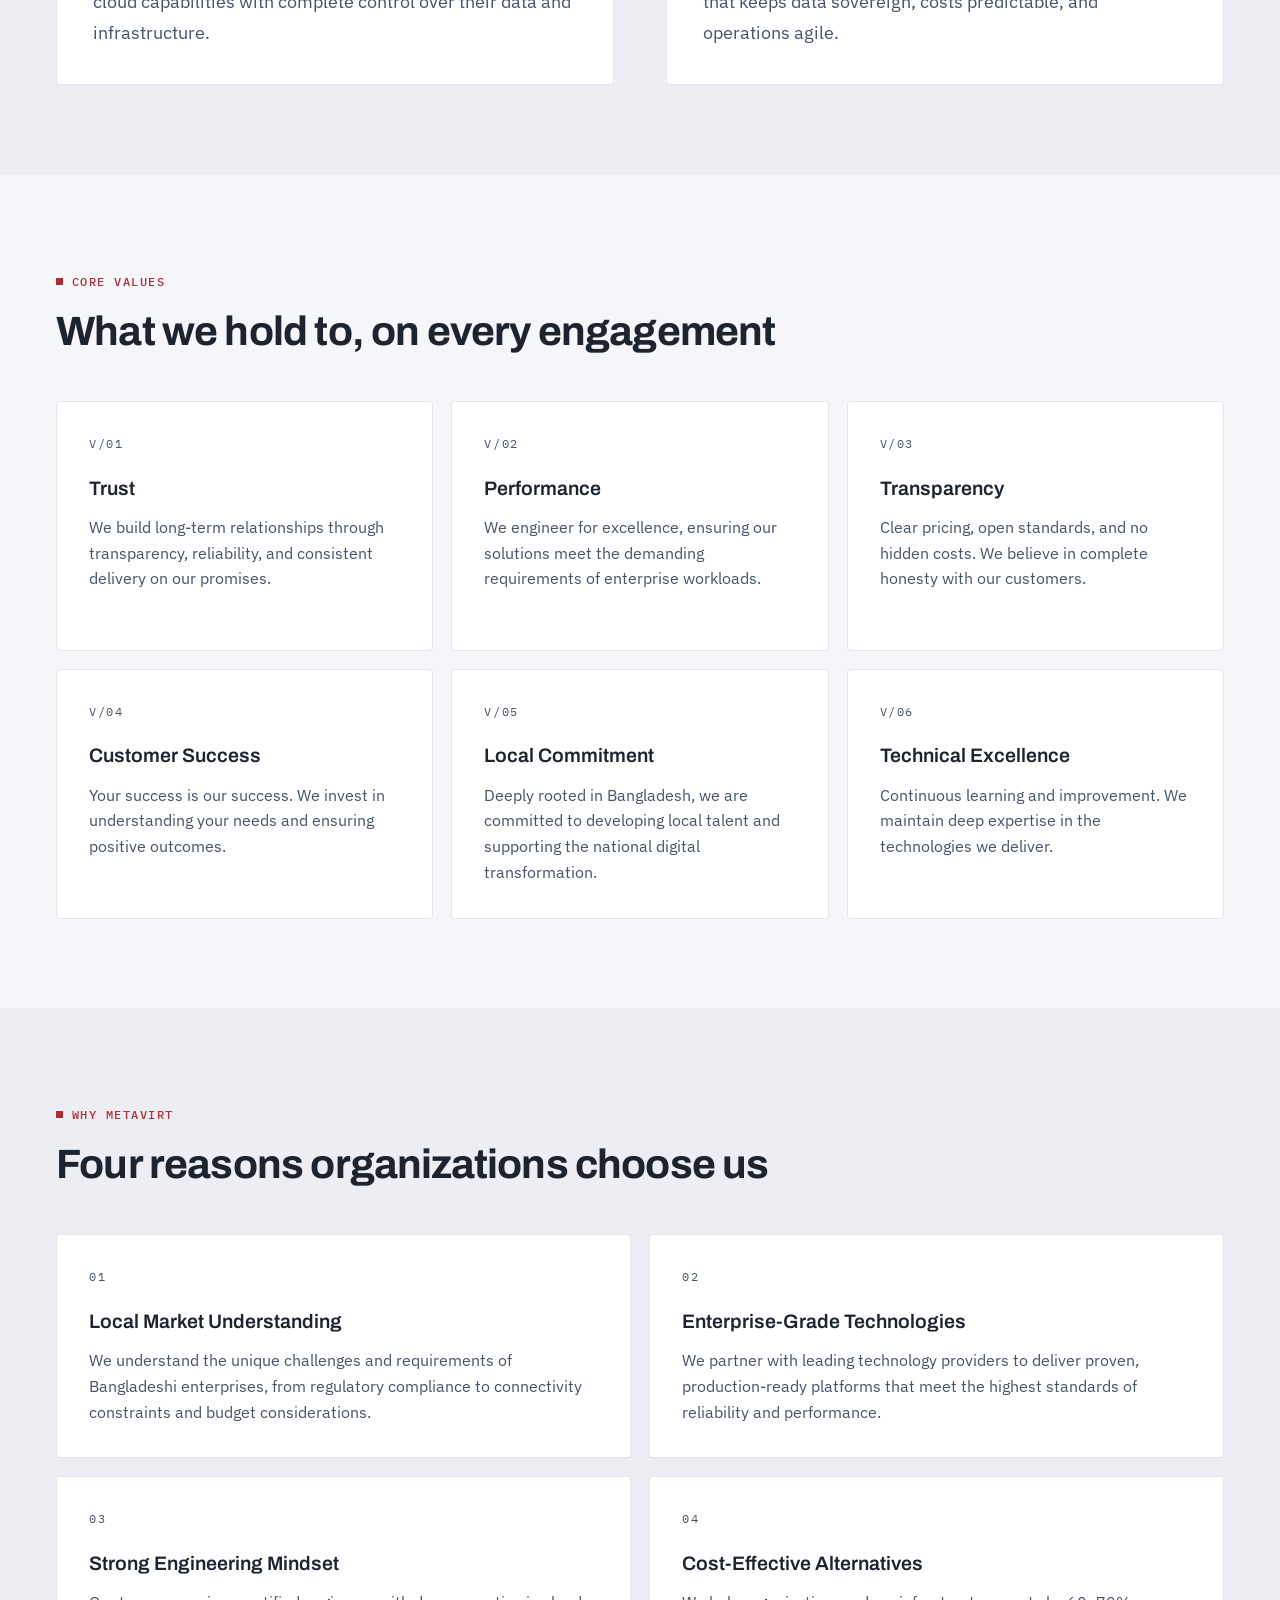
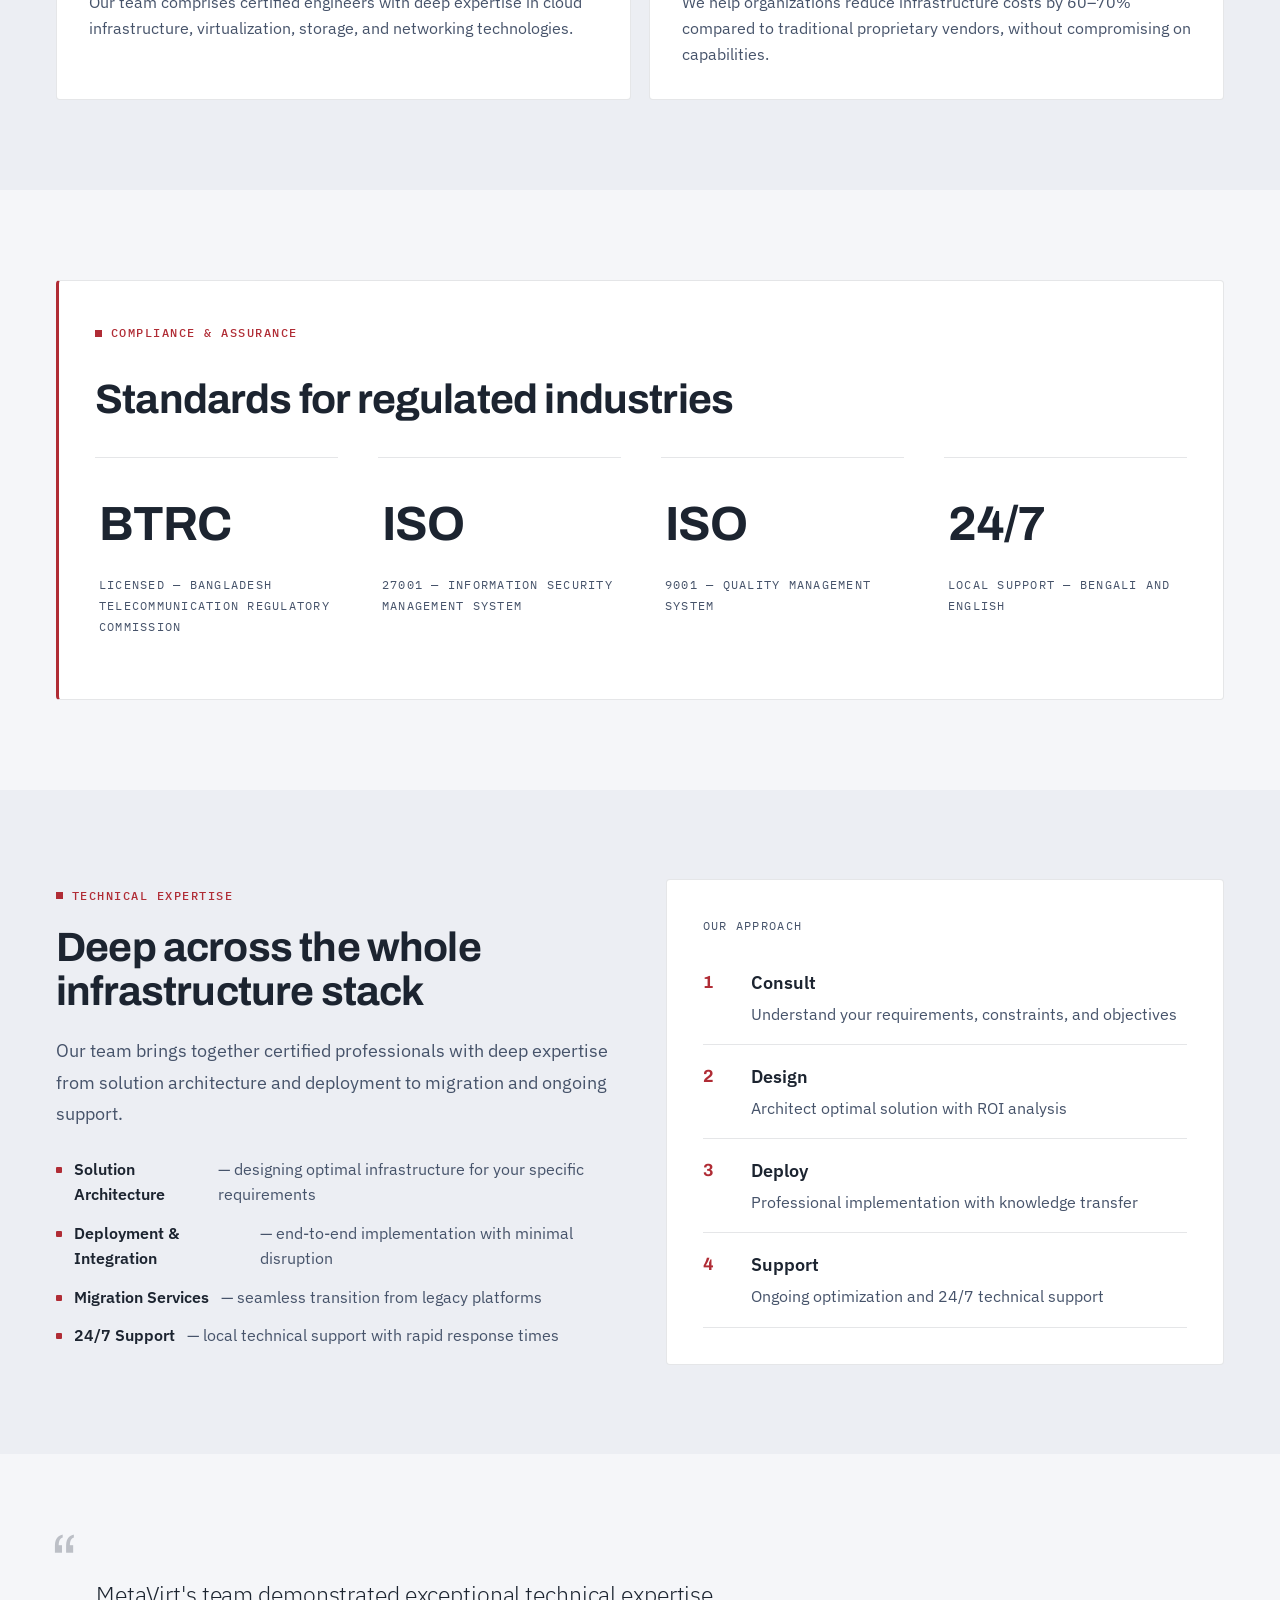
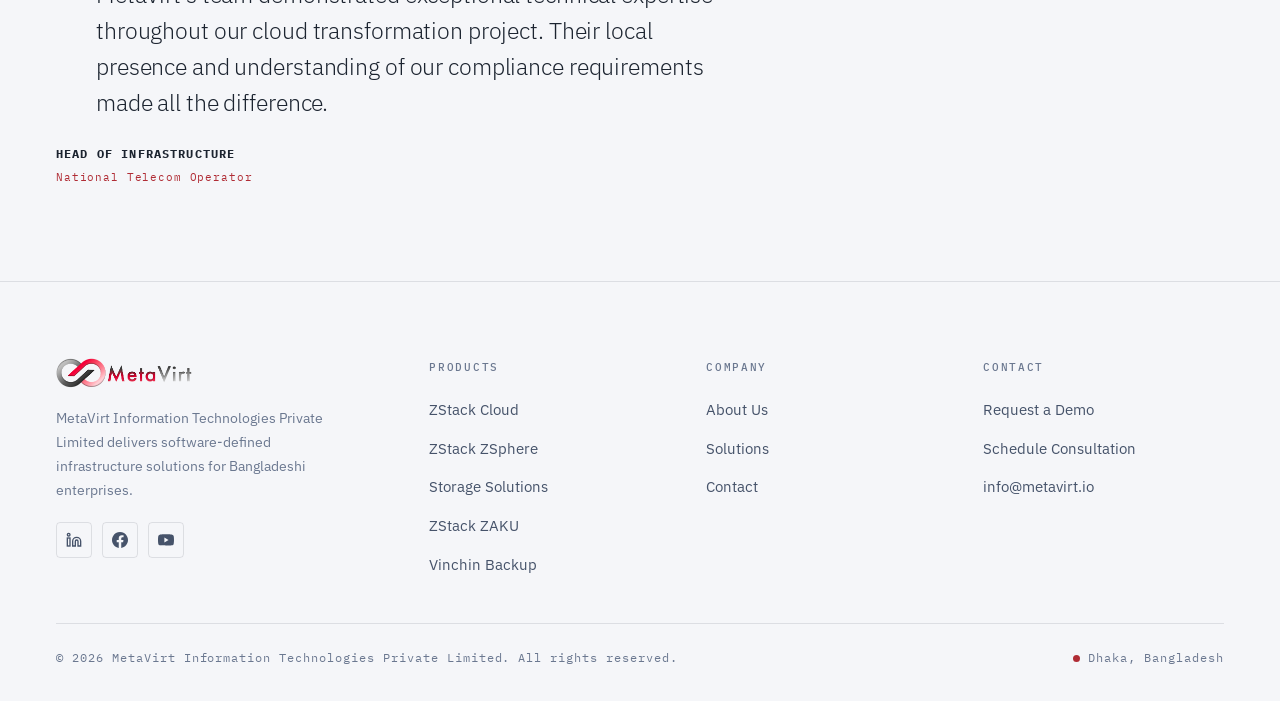
<file: about.html>
<!DOCTYPE html>
<html lang="en">
<head>
  <meta charset="UTF-8">
  <meta name="viewport" content="width=device-width, initial-scale=1.0">
  <title>About — MetaVirt | Enterprise-grade Private Cloud</title>
  <meta name="description" content="Learn about MetaVirt Information Technologies Private Limited — Bangladesh's leading software-defined infrastructure company.">
  <link rel="preconnect" href="https://fonts.googleapis.com">
  <link rel="preconnect" href="https://fonts.gstatic.com" crossorigin>
  <link href="https://fonts.googleapis.com/css2?family=Archivo:wght@500;600;700;800&family=IBM+Plex+Mono:wght@400;500;600&family=IBM+Plex+Sans:wght@300;400;500;600&display=swap" rel="stylesheet">
  <link rel="stylesheet" href="styles.css">
  <link rel="icon" type="image/png" href="last.png">
</head>
<body>

  <header class="site-head">
    <div class="wrap site-head__bar">
      <a href="index.html" class="brand"><img src="last.png" alt="MetaVirt"></a>
      <nav class="nav-links" aria-label="Main">
        <a href="index.html" class="nav-link">Home</a>
        <a href="solutions.html" class="nav-link">Solutions</a>
        <div class="dropdown">
          <a href="products.html" class="nav-link">Products</a>
          <div class="dropdown__menu">
            <a href="products.html#cloud">ZStack Cloud</a>
            <a href="products.html#zsphere">ZStack ZSphere</a>
            <a href="products.html#storage">Storage Solutions</a>
            <a href="products.html#zaku">ZStack ZAKU</a>
            <a href="products.html#vinchin">Vinchin Backup</a>
          </div>
        </div>
        <a href="about.html" class="nav-link is-active">About</a>
        <div class="dropdown">
          <a href="partners.html" class="nav-link">Partners</a>
          <div class="dropdown__menu">
            <a href="partners.html#our-partners">Our Partners</a>
            <a href="partners.html#become-partner">Become a Partner</a>
          </div>
        </div>
        <a href="contact.html" class="nav-link">Contact</a>
        <div class="dropdown">
          <a href="resources.html" class="nav-link">Resources</a>
          <div class="dropdown__menu">
            <a href="resources.html#documentation">Product Documentation</a>
            <a href="resources.html#hardware">Hardware Compatibility</a>
            <a href="resources.html#guestos">Guest OS Support List</a>
          </div>
        </div>
      </nav>
      <a href="contact.html" class="btn btn--primary btn--sm nav-cta">Request a Demo</a>
      <button class="nav-toggle" id="nav-toggle" aria-label="Menu" aria-expanded="false">
        <svg viewBox="0 0 24 24" fill="none" stroke="currentColor" stroke-width="2"><path d="M4 6h16M4 12h16M4 18h16"/></svg>
      </button>
    </div>
    <div class="mobile-menu" id="mobile-menu">
      <a href="index.html">Home</a>
      <a href="solutions.html">Solutions</a>
      <span class="grp">Products</span>
      <a href="products.html">All Products</a>
      <a href="products.html#cloud">ZStack Cloud</a>
      <a href="products.html#zsphere">ZStack ZSphere</a>
      <a href="products.html#storage">Storage Solutions</a>
      <a href="products.html#zaku">ZStack ZAKU</a>
      <a href="products.html#vinchin">Vinchin Backup</a>
      <span class="grp">Company</span>
      <a href="about.html">About</a>
      <a href="partners.html">Partners</a>
      <a href="contact.html">Contact</a>
      <span class="grp">Resources</span>
      <a href="resources.html">All Resources</a>
      <a href="resources.html#documentation">Product Documentation</a>
      <a href="resources.html#hardware">Hardware Compatibility</a>
      <a href="resources.html#guestos">Guest OS Support List</a>
      <a href="contact.html" style="color: var(--accent)">Request a Demo</a>
    </div>
  </header>

  <main>
    <section class="page-head bg-grid">
      <div class="wrap">
        <span class="eyebrow">About</span>
        <h1 class="display display--hero" style="max-width: 18ch">Bangladesh's trusted partner for software-defined infrastructure</h1>
      </div>
    </section>

    <!-- Who We Are -->
    <section class="section">
      <div class="wrap">
        <div class="grid-2">
          <div class="rv">
            <span class="eyebrow">Who We Are</span>
            <h2 class="display display--sec" style="margin: 18px 0 22px">World-class platforms, delivered locally</h2>
            <p class="lede" style="margin-bottom: 20px">
              MetaVirt Information Technologies Private Limited is a Bangladesh-based enterprise infrastructure
              company. We help organizations modernize their IT infrastructure with private cloud, virtualization,
              storage, backup, and container platforms — powered by proven, globally recognized software.
            </p>
            <p class="lede" style="margin-bottom: 20px">
              As a local delivery and support partner, we bring internationally developed platforms to the Bangladesh
              market and make them run seamlessly on your choice of commodity servers. You get enterprise-grade
              capability without expensive proprietary lock-in, backed by a team that understands local compliance and
              connectivity.
            </p>
            <p class="lede">
              Our team combines deep technical expertise with local market understanding to design, deploy, and support
              infrastructure solutions that meet the unique requirements of Bangladeshi enterprises.
            </p>
          </div>

          <div class="rv">
            <div class="panel panel--accent">
              <span class="kicker">Company Overview</span>
              <table class="hcl">
                <tbody>
                  <tr><td>Legal Name</td><td style="color: var(--text)">MetaVirt Information Technologies Private Limited</td></tr>
                  <tr><td>Headquarters</td><td style="color: var(--text)">Dhaka, Bangladesh</td></tr>
                  <tr><td>Focus</td><td style="color: var(--text)">Software-Defined Infrastructure</td></tr>
                  <tr><td>Customers</td><td style="color: var(--text)">Enterprise, Government, Telecom, Financial Services</td></tr>
                </tbody>
              </table>
            </div>
          </div>
        </div>
      </div>
    </section>

    <!-- Mission & Vision -->
    <section class="section section--soft">
      <div class="wrap">
        <div class="grid-2">
          <div class="panel rv">
            <span class="kicker">Our Mission</span>
            <h2 class="display display--sec" style="margin-bottom: 18px">Mission</h2>
            <p class="lede">
              Help organizations in Bangladesh adopt modern, secure, and scalable infrastructure without expensive
              vendor lock-in. We believe every enterprise deserves enterprise-grade cloud capabilities with complete
              control over their data and infrastructure.
            </p>
          </div>
          <div class="panel rv">
            <span class="kicker">Our Vision</span>
            <h2 class="display display--sec" style="margin-bottom: 18px">Vision</h2>
            <p class="lede">
              Become the trusted leader in private cloud and infrastructure modernization in Bangladesh. We aim to
              empower local organizations with world-class technology that keeps data sovereign, costs predictable, and
              operations agile.
            </p>
          </div>
        </div>
      </div>
    </section>

    <!-- Core Values -->
    <section class="section">
      <div class="wrap">
        <div class="sec-head rv">
          <span class="eyebrow">Core Values</span>
          <h2 class="display display--sec">What we hold to, on every engagement</h2>
        </div>

        <div class="feature-grid">
          <article class="feature rv"><div class="feature__num">V/01</div><h3>Trust</h3><p>We build long-term relationships through transparency, reliability, and consistent delivery on our promises.</p></article>
          <article class="feature rv"><div class="feature__num">V/02</div><h3>Performance</h3><p>We engineer for excellence, ensuring our solutions meet the demanding requirements of enterprise workloads.</p></article>
          <article class="feature rv"><div class="feature__num">V/03</div><h3>Transparency</h3><p>Clear pricing, open standards, and no hidden costs. We believe in complete honesty with our customers.</p></article>
          <article class="feature rv"><div class="feature__num">V/04</div><h3>Customer Success</h3><p>Your success is our success. We invest in understanding your needs and ensuring positive outcomes.</p></article>
          <article class="feature rv"><div class="feature__num">V/05</div><h3>Local Commitment</h3><p>Deeply rooted in Bangladesh, we are committed to developing local talent and supporting the national digital transformation.</p></article>
          <article class="feature rv"><div class="feature__num">V/06</div><h3>Technical Excellence</h3><p>Continuous learning and improvement. We maintain deep expertise in the technologies we deliver.</p></article>
        </div>
      </div>
    </section>

    <!-- Why MetaVirt -->
    <section class="section section--soft">
      <div class="wrap">
        <div class="sec-head rv">
          <span class="eyebrow">Why MetaVirt</span>
          <h2 class="display display--sec">Four reasons organizations choose us</h2>
        </div>

        <div class="feature-grid" style="grid-template-columns: 1fr 1fr">
          <div class="feature rv">
            <div class="feature__num">01</div>
            <h3>Local Market Understanding</h3>
            <p>We understand the unique challenges and requirements of Bangladeshi enterprises, from regulatory compliance to connectivity constraints and budget considerations.</p>
          </div>
          <div class="feature rv">
            <div class="feature__num">02</div>
            <h3>Enterprise-Grade Technologies</h3>
            <p>We partner with leading technology providers to deliver proven, production-ready platforms that meet the highest standards of reliability and performance.</p>
          </div>
          <div class="feature rv">
            <div class="feature__num">03</div>
            <h3>Strong Engineering Mindset</h3>
            <p>Our team comprises certified engineers with deep expertise in cloud infrastructure, virtualization, storage, and networking technologies.</p>
          </div>
          <div class="feature rv">
            <div class="feature__num">04</div>
            <h3>Cost-Effective Alternatives</h3>
            <p>We help organizations reduce infrastructure costs by 60–70% compared to traditional proprietary vendors, without compromising on capabilities.</p>
          </div>
        </div>
      </div>
    </section>

    <!-- Compliance -->
    <section class="section">
      <div class="wrap">
        <div class="panel panel--accent rv">
          <div class="sec-head" style="margin-bottom: 36px; text-align: left">
            <span class="eyebrow">Compliance &amp; Assurance</span>
            <h2 class="display display--sec" style="margin: 16px 0 0">Standards for regulated industries</h2>
          </div>
          <div class="kpi-grid">
            <div class="kpi"><b>BTRC</b><span>Licensed &mdash; Bangladesh Telecommunication Regulatory Commission</span></div>
            <div class="kpi"><b>ISO</b><span>27001 &mdash; Information Security Management System</span></div>
            <div class="kpi"><b>ISO</b><span>9001 &mdash; Quality Management System</span></div>
            <div class="kpi"><b>24/7</b><span>Local support &mdash; Bengali and English</span></div>
          </div>
        </div>
      </div>
    </section>

    <!-- Expertise -->
    <section class="section section--soft">
      <div class="wrap">
        <div class="grid-2">
          <div class="rv">
            <span class="eyebrow">Technical Expertise</span>
            <h2 class="display display--sec" style="margin: 18px 0 22px">Deep across the whole infrastructure stack</h2>
            <p class="lede" style="margin-bottom: 28px">
              Our team brings together certified professionals with deep expertise from solution architecture and
              deployment to migration and ongoing support.
            </p>
            <ul class="ticks" style="gap: 14px">
              <li><b style="color: var(--text); font-weight: 600">Solution Architecture</b> &mdash; designing optimal infrastructure for your specific requirements</li>
              <li><b style="color: var(--text); font-weight: 600">Deployment &amp; Integration</b> &mdash; end-to-end implementation with minimal disruption</li>
              <li><b style="color: var(--text); font-weight: 600">Migration Services</b> &mdash; seamless transition from legacy platforms</li>
              <li><b style="color: var(--text); font-weight: 600">24/7 Support</b> &mdash; local technical support with rapid response times</li>
            </ul>
          </div>

          <div class="rv">
            <div class="panel">
              <span class="kicker">Our Approach</span>
              <div class="steps">
                <div class="step"><b>1</b><div><b class="nm">Consult</b><p>Understand your requirements, constraints, and objectives</p></div></div>
                <div class="step"><b>2</b><div><b class="nm">Design</b><p>Architect optimal solution with ROI analysis</p></div></div>
                <div class="step"><b>3</b><div><b class="nm">Deploy</b><p>Professional implementation with knowledge transfer</p></div></div>
                <div class="step"><b>4</b><div><b class="nm">Support</b><p>Ongoing optimization and 24/7 technical support</p></div></div>
              </div>
            </div>
          </div>
        </div>
      </div>
    </section>

    <!-- Testimonial -->
    <section class="section">
      <div class="wrap">
        <figure class="quote rv" style="max-width: 720px">
          <blockquote>
            MetaVirt's team demonstrated exceptional technical expertise throughout our cloud transformation project.
            Their local presence and understanding of our compliance requirements made all the difference.
          </blockquote>
          <figcaption>
            <b>Head of Infrastructure</b>
            <span>National Telecom Operator</span>
          </figcaption>
        </figure>
      </div>
    </section>
  </main>

  <footer class="site-foot">
    <div class="wrap">
      <div class="foot-grid">
        <div class="foot-brand">
          <img src="last.png" alt="MetaVirt">
          <p>MetaVirt Information Technologies Private Limited delivers software-defined infrastructure solutions for Bangladeshi enterprises.</p>
          <div class="foot-social">
            <a href="#" aria-label="LinkedIn"><svg viewBox="0 0 24 24" fill="none" stroke="currentColor" stroke-width="2"><path d="M16 8a6 6 0 0 1 6 6v7h-4v-7a2 2 0 0 0-2-2 2 2 0 0 0-2 2v7h-4v-7a6 6 0 0 1 6-6z"/><rect x="2" y="9" width="4" height="12"/><circle cx="4" cy="4" r="2"/></svg></a>
            <a href="#" aria-label="Facebook"><svg viewBox="0 0 24 24" fill="currentColor"><path d="M24 12.073c0-6.627-5.373-12-12-12s-12 5.373-12 12c0 5.99 4.388 10.954 10.125 11.854v-8.385H7.078v-3.47h3.047V9.43c0-3.007 1.792-4.669 4.533-4.669 1.312 0 2.686.235 2.686.235v2.953H15.83c-1.491 0-1.956.925-1.956 1.874v2.25h3.328l-.532 3.47h-2.796v8.385C19.612 23.027 24 18.062 24 12.073z"/></svg></a>
            <a href="#" aria-label="YouTube"><svg viewBox="0 0 24 24" fill="currentColor"><path d="M23.498 6.186a3.016 3.016 0 0 0-2.122-2.136C19.505 3.545 12 3.545 12 3.545s-7.505 0-9.377.505A3.017 3.017 0 0 0 .502 6.186C0 8.07 0 12 0 12s0 3.93.502 5.814a3.016 3.016 0 0 0 2.122 2.136c1.871.505 9.376.505 9.376.505s7.505 0 9.377-.505a3.015 3.015 0 0 0 2.122-2.136C24 15.93 24 12 24 12s0-3.93-.502-5.814zM9.545 15.568V8.432L15.818 12l-6.273 3.568z"/></svg></a>
          </div>
        </div>
        <div class="foot-col">
          <h5>Products</h5>
          <ul>
            <li><a href="products.html#cloud">ZStack Cloud</a></li>
            <li><a href="products.html#zsphere">ZStack ZSphere</a></li>
            <li><a href="products.html#storage">Storage Solutions</a></li>
            <li><a href="products.html#zaku">ZStack ZAKU</a></li>
            <li><a href="products.html#vinchin">Vinchin Backup</a></li>
          </ul>
        </div>
        <div class="foot-col">
          <h5>Company</h5>
          <ul>
            <li><a href="about.html">About Us</a></li>
            <li><a href="solutions.html">Solutions</a></li>
            <li><a href="contact.html">Contact</a></li>
          </ul>
        </div>
        <div class="foot-col">
          <h5>Contact</h5>
          <ul>
            <li><a href="contact.html">Request a Demo</a></li>
            <li><a href="contact.html">Schedule Consultation</a></li>
            <li><a href="mailto:info@metavirt.io">info@metavirt.io</a></li>
          </ul>
        </div>
      </div>
      <div class="foot-base">
        <span>© 2026 MetaVirt Information Technologies Private Limited. All rights reserved.</span>
        <span class="live"><i></i> Dhaka, Bangladesh</span>
      </div>
    </div>
  </footer>

  <script src="app.js"></script>
</body>
</html>
</file>
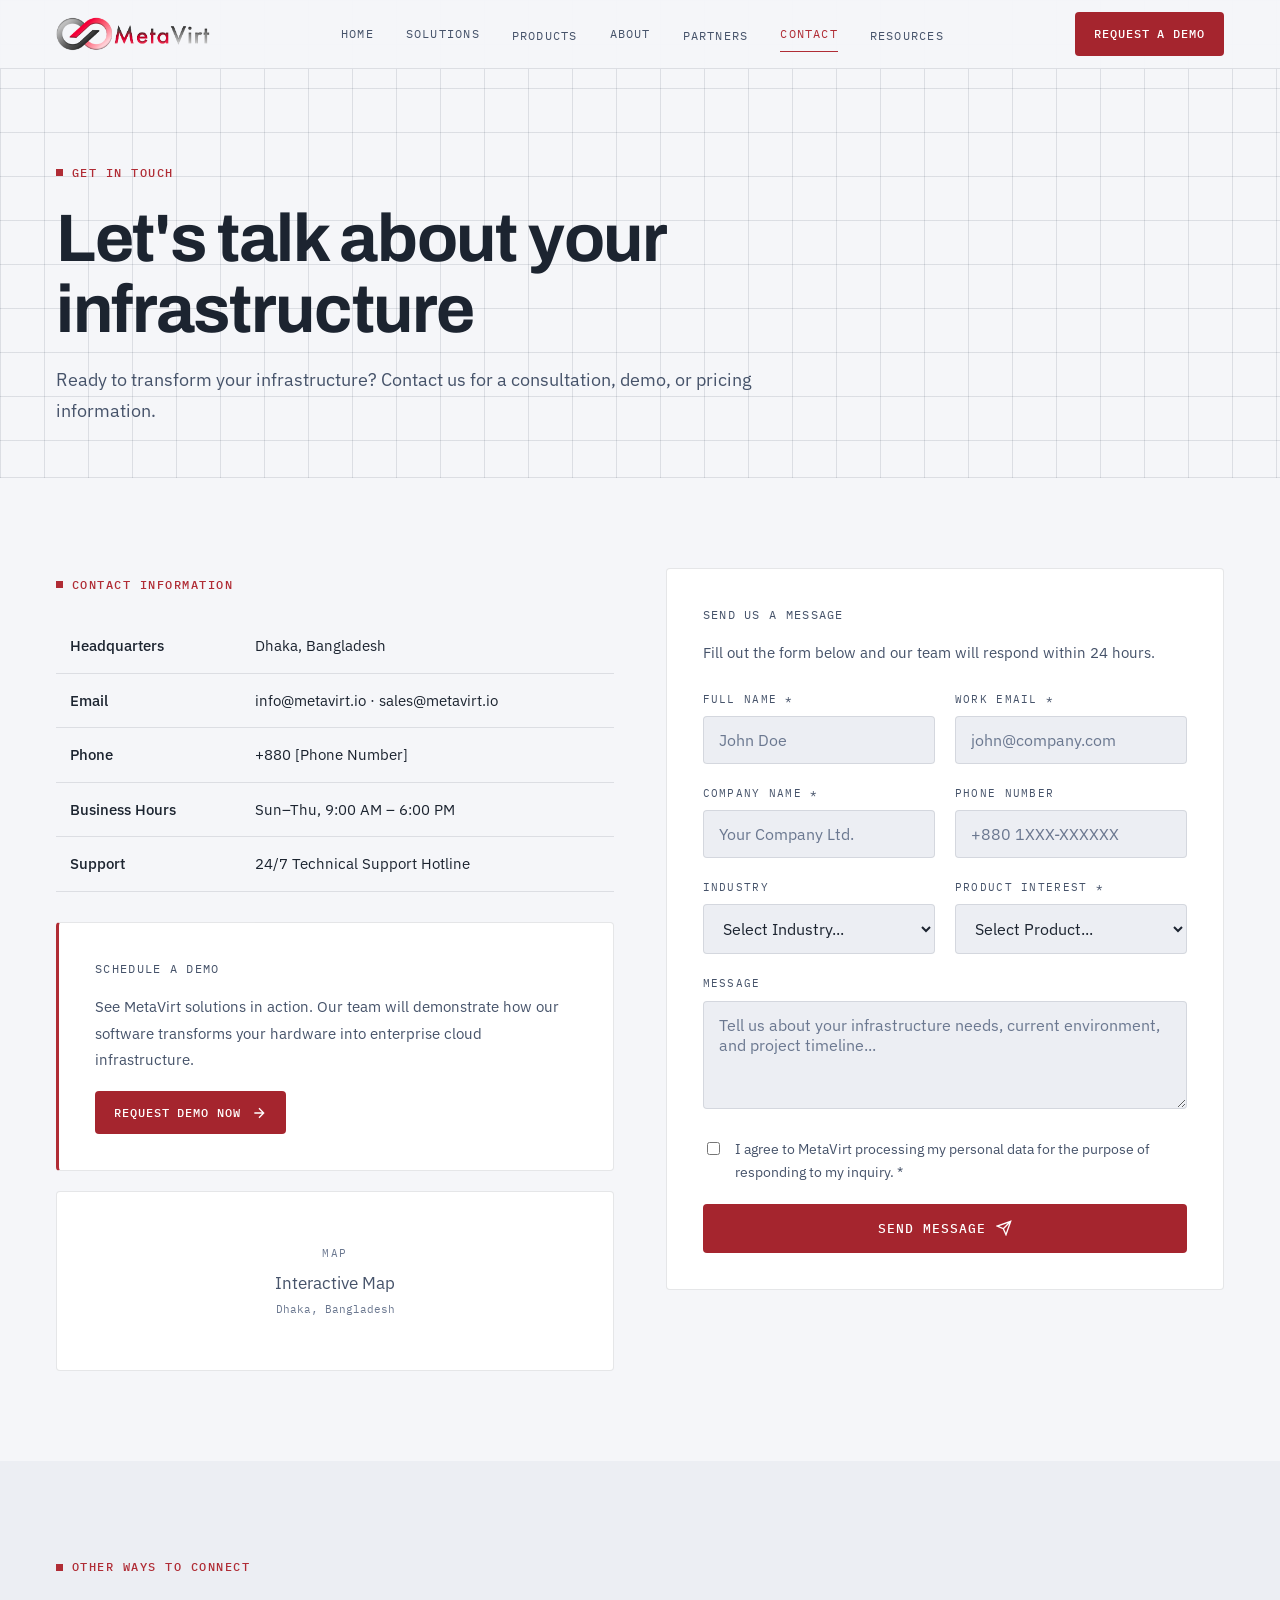
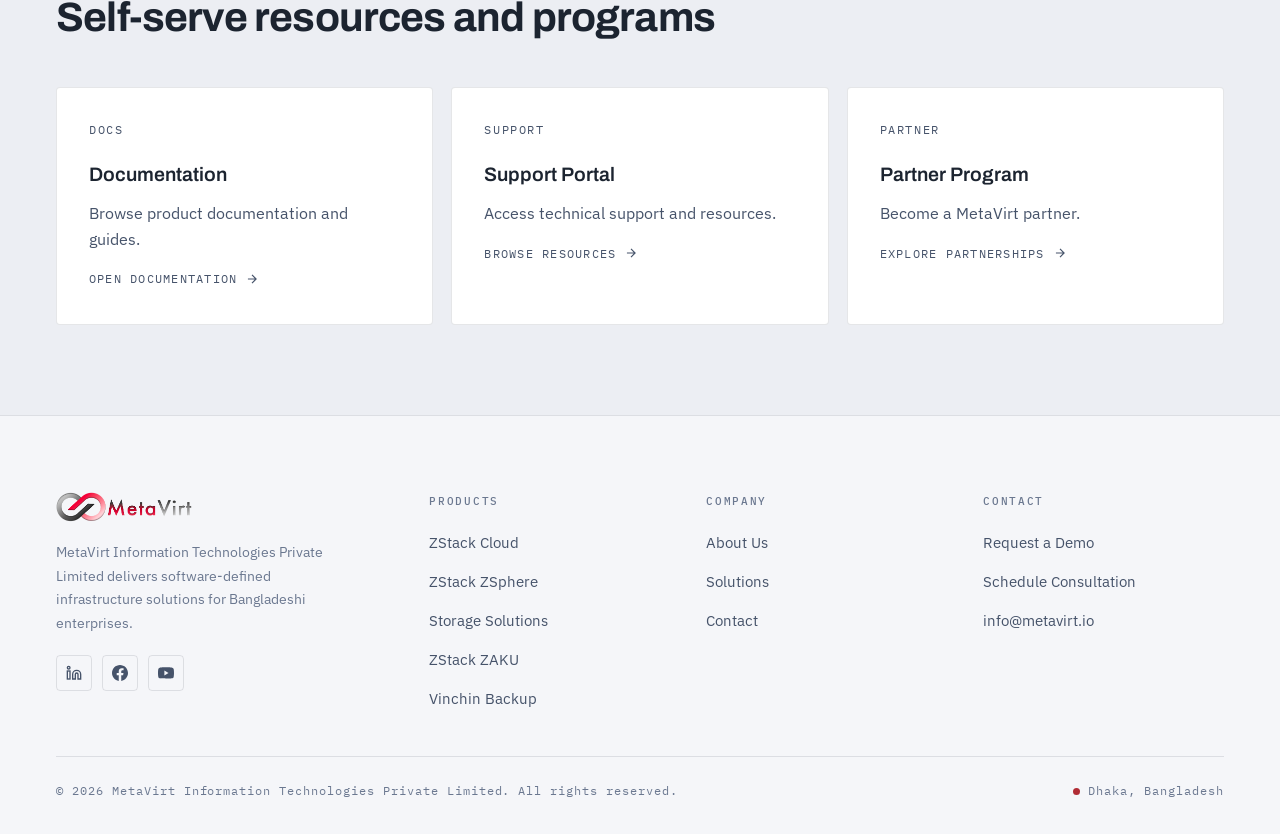
<file: contact.html>
<!DOCTYPE html>
<html lang="en">
<head>
  <meta charset="UTF-8">
  <meta name="viewport" content="width=device-width, initial-scale=1.0">
  <title>Contact — MetaVirt | Enterprise-grade Private Cloud</title>
  <meta name="description" content="Contact MetaVirt for private cloud, virtualization, storage, and backup solutions. Request a demo or consultation.">
  <link rel="preconnect" href="https://fonts.googleapis.com">
  <link rel="preconnect" href="https://fonts.gstatic.com" crossorigin>
  <link href="https://fonts.googleapis.com/css2?family=Archivo:wght@500;600;700;800&family=IBM+Plex+Mono:wght@400;500;600&family=IBM+Plex+Sans:wght@300;400;500;600&display=swap" rel="stylesheet">
  <link rel="stylesheet" href="styles.css">
  <link rel="icon" type="image/png" href="last.png">
</head>
<body>

  <header class="site-head">
    <div class="wrap site-head__bar">
      <a href="index.html" class="brand"><img src="last.png" alt="MetaVirt"></a>
      <nav class="nav-links" aria-label="Main">
        <a href="index.html" class="nav-link">Home</a>
        <a href="solutions.html" class="nav-link">Solutions</a>
        <div class="dropdown">
          <a href="products.html" class="nav-link">Products</a>
          <div class="dropdown__menu">
            <a href="products.html#cloud">ZStack Cloud</a>
            <a href="products.html#zsphere">ZStack ZSphere</a>
            <a href="products.html#storage">Storage Solutions</a>
            <a href="products.html#zaku">ZStack ZAKU</a>
            <a href="products.html#vinchin">Vinchin Backup</a>
          </div>
        </div>
        <a href="about.html" class="nav-link">About</a>
        <div class="dropdown">
          <a href="partners.html" class="nav-link">Partners</a>
          <div class="dropdown__menu">
            <a href="partners.html#our-partners">Our Partners</a>
            <a href="partners.html#become-partner">Become a Partner</a>
          </div>
        </div>
        <a href="contact.html" class="nav-link is-active">Contact</a>
        <div class="dropdown">
          <a href="resources.html" class="nav-link">Resources</a>
          <div class="dropdown__menu">
            <a href="resources.html#documentation">Product Documentation</a>
            <a href="resources.html#hardware">Hardware Compatibility</a>
            <a href="resources.html#guestos">Guest OS Support List</a>
          </div>
        </div>
      </nav>
      <a href="contact.html" class="btn btn--primary btn--sm nav-cta">Request a Demo</a>
      <button class="nav-toggle" id="nav-toggle" aria-label="Menu" aria-expanded="false">
        <svg viewBox="0 0 24 24" fill="none" stroke="currentColor" stroke-width="2"><path d="M4 6h16M4 12h16M4 18h16"/></svg>
      </button>
    </div>
    <div class="mobile-menu" id="mobile-menu">
      <a href="index.html">Home</a>
      <a href="solutions.html">Solutions</a>
      <span class="grp">Products</span>
      <a href="products.html">All Products</a>
      <a href="products.html#cloud">ZStack Cloud</a>
      <a href="products.html#zsphere">ZStack ZSphere</a>
      <a href="products.html#storage">Storage Solutions</a>
      <a href="products.html#zaku">ZStack ZAKU</a>
      <a href="products.html#vinchin">Vinchin Backup</a>
      <span class="grp">Company</span>
      <a href="about.html">About</a>
      <a href="partners.html">Partners</a>
      <a href="contact.html">Contact</a>
      <span class="grp">Resources</span>
      <a href="resources.html">All Resources</a>
      <a href="resources.html#documentation">Product Documentation</a>
      <a href="resources.html#hardware">Hardware Compatibility</a>
      <a href="resources.html#guestos">Guest OS Support List</a>
      <a href="contact.html" style="color: var(--accent)">Request a Demo</a>
    </div>
  </header>

  <main>
    <section class="page-head bg-grid">
      <div class="wrap">
        <span class="eyebrow">Get in Touch</span>
        <h1 class="display display--hero" style="max-width: 18ch">Let's talk about your infrastructure</h1>
        <p class="lede">
          Ready to transform your infrastructure? Contact us for a consultation, demo, or pricing information.
        </p>
      </div>
    </section>

    <section class="section">
      <div class="wrap">
        <div class="grid-2" style="align-items: start">
          <!-- Contact info -->
          <div class="rv">
            <span class="eyebrow">Contact Information</span>
            <table class="hcl" style="margin-top: 22px">
              <tbody>
                <tr><td>Headquarters</td><td style="color: var(--text)">Dhaka, Bangladesh</td></tr>
                <tr><td>Email</td><td style="color: var(--text)">info@metavirt.io · sales@metavirt.io</td></tr>
                <tr><td>Phone</td><td style="color: var(--text)">+880 [Phone Number]</td></tr>
                <tr><td>Business Hours</td><td style="color: var(--text)">Sun–Thu, 9:00 AM – 6:00 PM</td></tr>
                <tr><td>Support</td><td style="color: var(--text)">24/7 Technical Support Hotline</td></tr>
              </tbody>
            </table>

            <div class="panel panel--accent" style="margin-top: 30px">
              <span class="kicker">Schedule a Demo</span>
              <p class="lede" style="font-size: 0.95rem">
                See MetaVirt solutions in action. Our team will demonstrate how our software transforms your hardware
                into enterprise cloud infrastructure.
              </p>
              <a href="#contact-form" class="btn btn--primary btn--sm" style="margin-top: 18px">
                Request demo now
                <svg viewBox="0 0 24 24" fill="none" stroke="currentColor" stroke-width="2"><path d="M5 12h14M12 5l7 7-7 7"/></svg>
              </a>
            </div>

            <div class="panel" style="margin-top: 20px; min-height: 180px; display: flex; align-items: center; justify-content: center">
              <div style="text-align: center">
                <p class="mono" style="color: var(--dim); letter-spacing: 0.14em; text-transform: uppercase; font-size: 0.7rem">Map</p>
                <p style="color: var(--muted); margin-top: 6px">Interactive Map</p>
                <p class="mono" style="color: var(--dim); font-size: 0.7rem; margin-top: 2px">Dhaka, Bangladesh</p>
              </div>
            </div>
          </div>

          <!-- Form -->
          <div class="rv" id="contact-form">
            <div class="panel">
              <span class="kicker">Send us a message</span>
              <p class="lede" style="font-size: 0.95rem; margin-bottom: 24px">
                Fill out the form below and our team will respond within 24 hours.
              </p>

              <form class="form-grid" onsubmit="event.preventDefault(); alert('Thank you for your message. We will contact you shortly.');">
                <div class="field">
                  <label for="name">Full Name *</label>
                  <input type="text" id="name" required placeholder="John Doe">
                </div>
                <div class="field">
                  <label for="email">Work Email *</label>
                  <input type="email" id="email" required placeholder="john@company.com">
                </div>
                <div class="field">
                  <label for="company">Company Name *</label>
                  <input type="text" id="company" required placeholder="Your Company Ltd.">
                </div>
                <div class="field">
                  <label for="phone">Phone Number</label>
                  <input type="tel" id="phone" placeholder="+880 1XXX-XXXXXX">
                </div>
                <div class="field">
                  <label for="industry">Industry</label>
                  <select id="industry">
                    <option value="">Select Industry...</option>
                    <option value="enterprise">Enterprise / Corporate</option>
                    <option value="government">Government / Public Sector</option>
                    <option value="telecom">Telecommunications</option>
                    <option value="financial">Financial Services</option>
                    <option value="healthcare">Healthcare</option>
                    <option value="education">Education</option>
                    <option value="isp">ISP / MSP</option>
                    <option value="other">Other</option>
                  </select>
                </div>
                <div class="field">
                  <label for="product">Product Interest *</label>
                  <select id="product" required>
                    <option value="">Select Product...</option>
                    <option value="zstack-cloud">ZStack Cloud</option>
                    <option value="zstack-zsphere">ZStack ZSphere</option>
                    <option value="zstack-zstone">ZStack ZStone</option>
                    <option value="zstack-zce">ZStack ZCE</option>
                    <option value="zstack-zbs">ZStack ZBS</option>
                    <option value="zstack-zaku">ZStack ZAKU</option>
                    <option value="vinchin">Vinchin Backup &amp; DR</option>
                    <option value="full-solution">Full Private Cloud Solution</option>
                    <option value="vmware-exit">VMware Replacement Consultation</option>
                    <option value="other">Other</option>
                  </select>
                </div>
                <div class="field span-2">
                  <label for="message">Message</label>
                  <textarea id="message" rows="4" placeholder="Tell us about your infrastructure needs, current environment, and project timeline..."></textarea>
                </div>
                <div class="field span-2" style="display: flex; gap: 12px; align-items: flex-start">
                  <input type="checkbox" id="consent" required style="width: auto; margin-top: 4px">
                  <label for="consent" style="margin: 0; font-family: var(--font-body); font-size: 0.85rem; text-transform: none; letter-spacing: 0; color: var(--muted)">
                    I agree to MetaVirt processing my personal data for the purpose of responding to my inquiry. *
                  </label>
                </div>
                <div class="span-2">
                  <button type="submit" class="btn btn--primary" style="width: 100%; justify-content: center">
                    Send Message
                    <svg viewBox="0 0 24 24" fill="none" stroke="currentColor" stroke-width="2"><path d="M22 2 11 13M22 2l-7 20-4-9-9-4 20-7z"/></svg>
                  </button>
                </div>
              </form>
            </div>
          </div>
        </div>
      </div>
    </section>

    <!-- Other ways to connect -->
    <section class="section section--soft">
      <div class="wrap">
        <div class="sec-head rv">
          <span class="eyebrow">Other Ways to Connect</span>
          <h2 class="display display--sec">Self-serve resources and programs</h2>
        </div>

        <div class="feature-grid">
          <article class="feature rv">
            <div class="feature__num">DOCS</div>
            <h3>Documentation</h3>
            <p>Browse product documentation and guides.</p>
            <a href="resources.html#documentation" class="prod-row__link" style="margin-top: 16px">
              Open documentation
              <svg viewBox="0 0 24 24" fill="none" stroke="currentColor" stroke-width="2"><path d="M5 12h14M12 5l7 7-7 7"/></svg>
            </a>
          </article>
          <article class="feature rv">
            <div class="feature__num">SUPPORT</div>
            <h3>Support Portal</h3>
            <p>Access technical support and resources.</p>
            <a href="resources.html" class="prod-row__link" style="margin-top: 16px">
              Browse resources
              <svg viewBox="0 0 24 24" fill="none" stroke="currentColor" stroke-width="2"><path d="M5 12h14M12 5l7 7-7 7"/></svg>
            </a>
          </article>
          <article class="feature rv">
            <div class="feature__num">PARTNER</div>
            <h3>Partner Program</h3>
            <p>Become a MetaVirt partner.</p>
            <a href="partners.html" class="prod-row__link" style="margin-top: 16px">
              Explore partnerships
              <svg viewBox="0 0 24 24" fill="none" stroke="currentColor" stroke-width="2"><path d="M5 12h14M12 5l7 7-7 7"/></svg>
            </a>
          </article>
        </div>
      </div>
    </section>
  </main>

  <footer class="site-foot">
    <div class="wrap">
      <div class="foot-grid">
        <div class="foot-brand">
          <img src="last.png" alt="MetaVirt">
          <p>MetaVirt Information Technologies Private Limited delivers software-defined infrastructure solutions for Bangladeshi enterprises.</p>
          <div class="foot-social">
            <a href="#" aria-label="LinkedIn"><svg viewBox="0 0 24 24" fill="none" stroke="currentColor" stroke-width="2"><path d="M16 8a6 6 0 0 1 6 6v7h-4v-7a2 2 0 0 0-2-2 2 2 0 0 0-2 2v7h-4v-7a6 6 0 0 1 6-6z"/><rect x="2" y="9" width="4" height="12"/><circle cx="4" cy="4" r="2"/></svg></a>
            <a href="#" aria-label="Facebook"><svg viewBox="0 0 24 24" fill="currentColor"><path d="M24 12.073c0-6.627-5.373-12-12-12s-12 5.373-12 12c0 5.99 4.388 10.954 10.125 11.854v-8.385H7.078v-3.47h3.047V9.43c0-3.007 1.792-4.669 4.533-4.669 1.312 0 2.686.235 2.686.235v2.953H15.83c-1.491 0-1.956.925-1.956 1.874v2.25h3.328l-.532 3.47h-2.796v8.385C19.612 23.027 24 18.062 24 12.073z"/></svg></a>
            <a href="#" aria-label="YouTube"><svg viewBox="0 0 24 24" fill="currentColor"><path d="M23.498 6.186a3.016 3.016 0 0 0-2.122-2.136C19.505 3.545 12 3.545 12 3.545s-7.505 0-9.377.505A3.017 3.017 0 0 0 .502 6.186C0 8.07 0 12 0 12s0 3.93.502 5.814a3.016 3.016 0 0 0 2.122 2.136c1.871.505 9.376.505 9.376.505s7.505 0 9.377-.505a3.015 3.015 0 0 0 2.122-2.136C24 15.93 24 12 24 12s0-3.93-.502-5.814zM9.545 15.568V8.432L15.818 12l-6.273 3.568z"/></svg></a>
          </div>
        </div>
        <div class="foot-col">
          <h5>Products</h5>
          <ul>
            <li><a href="products.html#cloud">ZStack Cloud</a></li>
            <li><a href="products.html#zsphere">ZStack ZSphere</a></li>
            <li><a href="products.html#storage">Storage Solutions</a></li>
            <li><a href="products.html#zaku">ZStack ZAKU</a></li>
            <li><a href="products.html#vinchin">Vinchin Backup</a></li>
          </ul>
        </div>
        <div class="foot-col">
          <h5>Company</h5>
          <ul>
            <li><a href="about.html">About Us</a></li>
            <li><a href="solutions.html">Solutions</a></li>
            <li><a href="contact.html">Contact</a></li>
          </ul>
        </div>
        <div class="foot-col">
          <h5>Contact</h5>
          <ul>
            <li><a href="contact.html">Request a Demo</a></li>
            <li><a href="contact.html">Schedule Consultation</a></li>
            <li><a href="mailto:info@metavirt.io">info@metavirt.io</a></li>
          </ul>
        </div>
      </div>
      <div class="foot-base">
        <span>© 2026 MetaVirt Information Technologies Private Limited. All rights reserved.</span>
        <span class="live"><i></i> Dhaka, Bangladesh</span>
      </div>
    </div>
  </footer>

  <script src="app.js"></script>
</body>
</html>
</file>
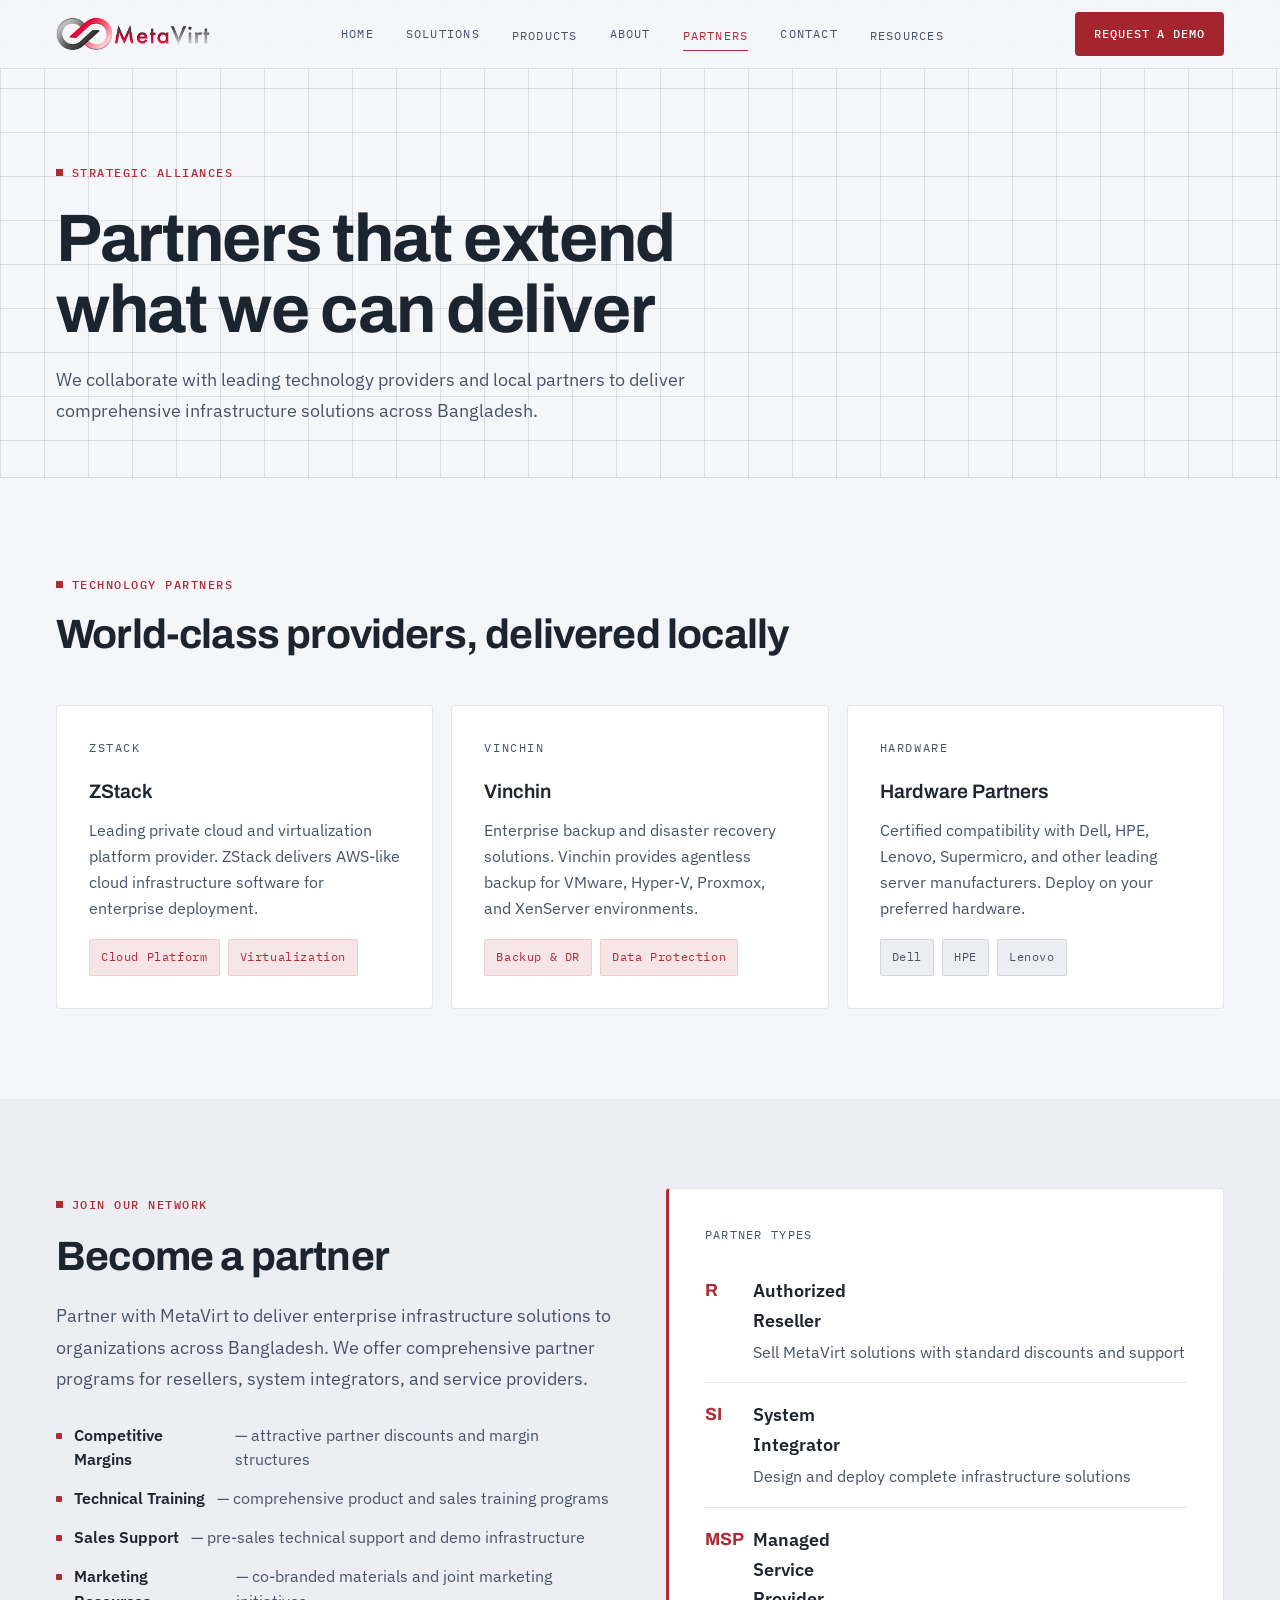
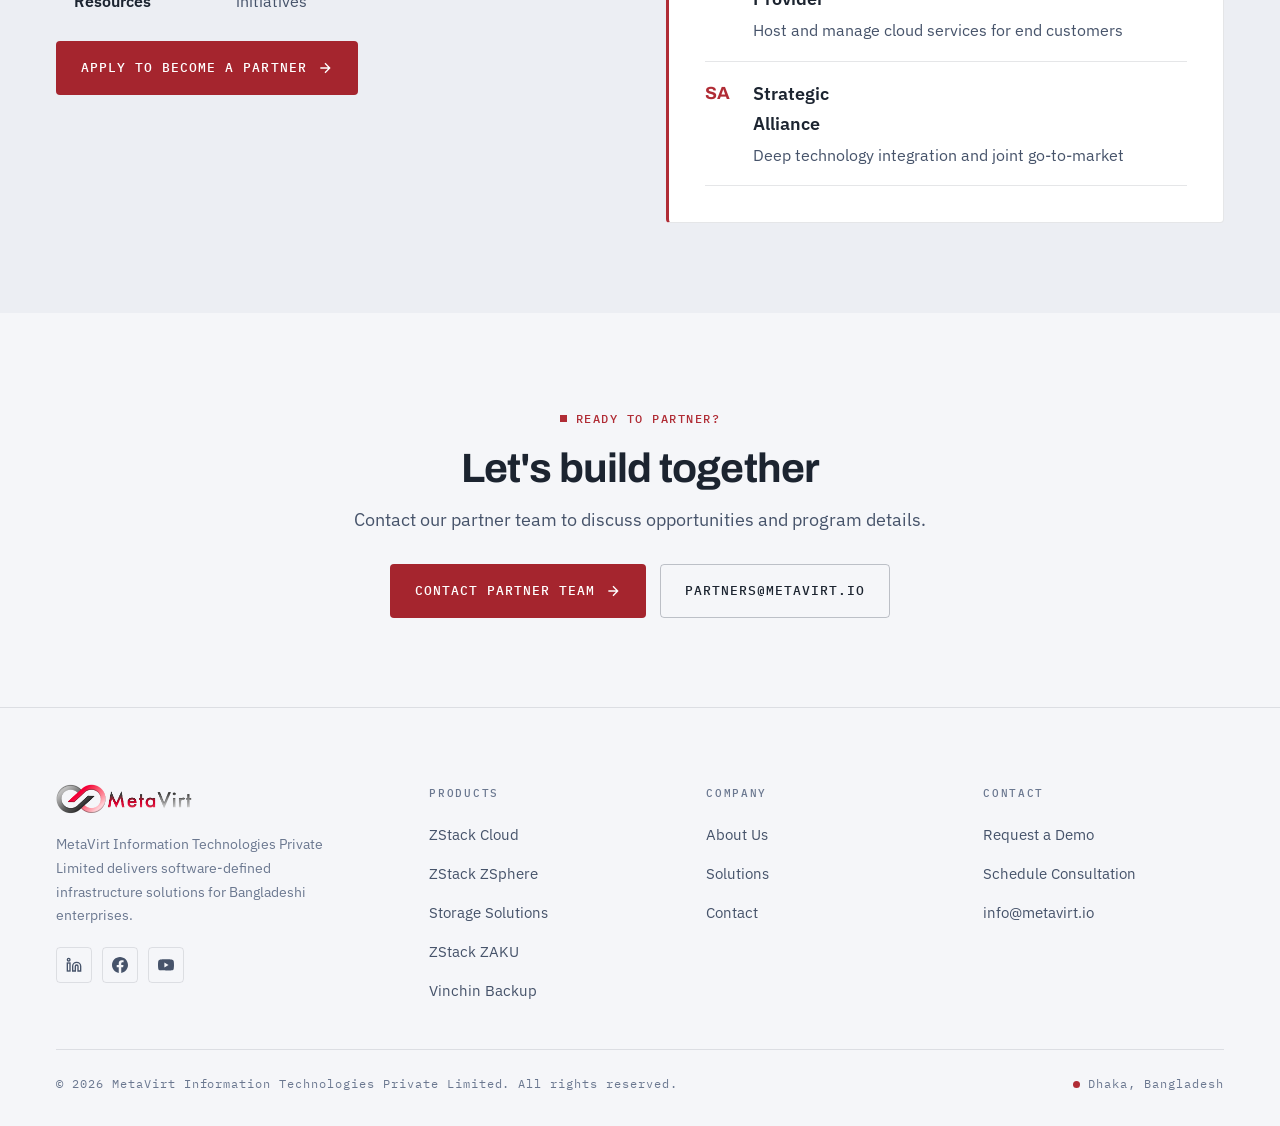
<file: partners.html>
<!DOCTYPE html>
<html lang="en">
<head>
  <meta charset="UTF-8">
  <meta name="viewport" content="width=device-width, initial-scale=1.0">
  <title>Partners — MetaVirt | Enterprise-grade Private Cloud</title>
  <meta name="description" content="Partner with MetaVirt. Explore our technology partners and become a partner to deliver enterprise infrastructure solutions in Bangladesh.">
  <link rel="preconnect" href="https://fonts.googleapis.com">
  <link rel="preconnect" href="https://fonts.gstatic.com" crossorigin>
  <link href="https://fonts.googleapis.com/css2?family=Archivo:wght@500;600;700;800&family=IBM+Plex+Mono:wght@400;500;600&family=IBM+Plex+Sans:wght@300;400;500;600&display=swap" rel="stylesheet">
  <link rel="stylesheet" href="styles.css">
  <link rel="icon" type="image/png" href="last.png">
</head>
<body>

  <header class="site-head">
    <div class="wrap site-head__bar">
      <a href="index.html" class="brand"><img src="last.png" alt="MetaVirt"></a>
      <nav class="nav-links" aria-label="Main">
        <a href="index.html" class="nav-link">Home</a>
        <a href="solutions.html" class="nav-link">Solutions</a>
        <div class="dropdown">
          <a href="products.html" class="nav-link">Products</a>
          <div class="dropdown__menu">
            <a href="products.html#cloud">ZStack Cloud</a>
            <a href="products.html#zsphere">ZStack ZSphere</a>
            <a href="products.html#storage">Storage Solutions</a>
            <a href="products.html#zaku">ZStack ZAKU</a>
            <a href="products.html#vinchin">Vinchin Backup</a>
          </div>
        </div>
        <a href="about.html" class="nav-link">About</a>
        <div class="dropdown">
          <a href="partners.html" class="nav-link is-active">Partners</a>
          <div class="dropdown__menu">
            <a href="#our-partners">Our Partners</a>
            <a href="#become-partner">Become a Partner</a>
          </div>
        </div>
        <a href="contact.html" class="nav-link">Contact</a>
        <div class="dropdown">
          <a href="resources.html" class="nav-link">Resources</a>
          <div class="dropdown__menu">
            <a href="resources.html#documentation">Product Documentation</a>
            <a href="resources.html#hardware">Hardware Compatibility</a>
            <a href="resources.html#guestos">Guest OS Support List</a>
          </div>
        </div>
      </nav>
      <a href="contact.html" class="btn btn--primary btn--sm nav-cta">Request a Demo</a>
      <button class="nav-toggle" id="nav-toggle" aria-label="Menu" aria-expanded="false">
        <svg viewBox="0 0 24 24" fill="none" stroke="currentColor" stroke-width="2"><path d="M4 6h16M4 12h16M4 18h16"/></svg>
      </button>
    </div>
    <div class="mobile-menu" id="mobile-menu">
      <a href="index.html">Home</a>
      <a href="solutions.html">Solutions</a>
      <span class="grp">Products</span>
      <a href="products.html">All Products</a>
      <a href="products.html#cloud">ZStack Cloud</a>
      <a href="products.html#zsphere">ZStack ZSphere</a>
      <a href="products.html#storage">Storage Solutions</a>
      <a href="products.html#zaku">ZStack ZAKU</a>
      <a href="products.html#vinchin">Vinchin Backup</a>
      <span class="grp">Company</span>
      <a href="about.html">About</a>
      <a href="partners.html">Partners</a>
      <a href="contact.html">Contact</a>
      <span class="grp">Resources</span>
      <a href="resources.html">All Resources</a>
      <a href="resources.html#documentation">Product Documentation</a>
      <a href="resources.html#hardware">Hardware Compatibility</a>
      <a href="resources.html#guestos">Guest OS Support List</a>
      <a href="contact.html" style="color: var(--accent)">Request a Demo</a>
    </div>
  </header>

  <main>
    <section class="page-head bg-grid">
      <div class="wrap">
        <span class="eyebrow">Strategic Alliances</span>
        <h1 class="display display--hero" style="max-width: 18ch">Partners that extend what we can deliver</h1>
        <p class="lede">
          We collaborate with leading technology providers and local partners to deliver comprehensive infrastructure
          solutions across Bangladesh.
        </p>
      </div>
    </section>

    <!-- Technology Partners -->
    <section class="section" id="our-partners">
      <div class="wrap">
        <div class="sec-head rv">
          <span class="eyebrow">Technology Partners</span>
          <h2 class="display display--sec">World-class providers, delivered locally</h2>
        </div>

        <div class="feature-grid">
          <article class="feature rv">
            <div class="feature__num">ZSTACK</div>
            <h3>ZStack</h3>
            <p>Leading private cloud and virtualization platform provider. ZStack delivers AWS-like cloud infrastructure software for enterprise deployment.</p>
            <div class="chips" style="margin-top: 18px">
              <span class="chip chip--accent">Cloud Platform</span>
              <span class="chip chip--accent">Virtualization</span>
            </div>
          </article>

          <article class="feature rv">
            <div class="feature__num">VINCHIN</div>
            <h3>Vinchin</h3>
            <p>Enterprise backup and disaster recovery solutions. Vinchin provides agentless backup for VMware, Hyper-V, Proxmox, and XenServer environments.</p>
            <div class="chips" style="margin-top: 18px">
              <span class="chip chip--accent">Backup &amp; DR</span>
              <span class="chip chip--accent">Data Protection</span>
            </div>
          </article>

          <article class="feature rv">
            <div class="feature__num">HARDWARE</div>
            <h3>Hardware Partners</h3>
            <p>Certified compatibility with Dell, HPE, Lenovo, Supermicro, and other leading server manufacturers. Deploy on your preferred hardware.</p>
            <div class="chips" style="margin-top: 18px">
              <span class="chip">Dell</span>
              <span class="chip">HPE</span>
              <span class="chip">Lenovo</span>
            </div>
          </article>
        </div>
      </div>
    </section>

    <!-- Become a Partner -->
    <section class="section section--soft" id="become-partner">
      <div class="wrap">
        <div class="grid-2">
          <div class="rv">
            <span class="eyebrow">Join Our Network</span>
            <h2 class="display display--sec" style="margin: 18px 0 22px">Become a partner</h2>
            <p class="lede" style="margin-bottom: 28px">
              Partner with MetaVirt to deliver enterprise infrastructure solutions to organizations across Bangladesh.
              We offer comprehensive partner programs for resellers, system integrators, and service providers.
            </p>
            <ul class="ticks" style="gap: 14px">
              <li><b style="color: var(--text); font-weight: 600">Competitive Margins</b> &mdash; attractive partner discounts and margin structures</li>
              <li><b style="color: var(--text); font-weight: 600">Technical Training</b> &mdash; comprehensive product and sales training programs</li>
              <li><b style="color: var(--text); font-weight: 600">Sales Support</b> &mdash; pre-sales technical support and demo infrastructure</li>
              <li><b style="color: var(--text); font-weight: 600">Marketing Resources</b> &mdash; co-branded materials and joint marketing initiatives</li>
            </ul>
            <a href="contact.html" class="btn btn--primary" style="margin-top: 28px">
              Apply to Become a Partner
              <svg viewBox="0 0 24 24" fill="none" stroke="currentColor" stroke-width="2"><path d="M5 12h14M12 5l7 7-7 7"/></svg>
            </a>
          </div>

          <div class="rv">
            <div class="panel panel--accent">
              <span class="kicker">Partner Types</span>
              <div class="steps">
                <div class="step"><b>R</b><div><b class="nm">Authorized Reseller</b><p>Sell MetaVirt solutions with standard discounts and support</p></div></div>
                <div class="step"><b>SI</b><div><b class="nm">System Integrator</b><p>Design and deploy complete infrastructure solutions</p></div></div>
                <div class="step"><b>MSP</b><div><b class="nm">Managed Service Provider</b><p>Host and manage cloud services for end customers</p></div></div>
                <div class="step"><b>SA</b><div><b class="nm">Strategic Alliance</b><p>Deep technology integration and joint go-to-market</p></div></div>
              </div>
            </div>
          </div>
        </div>
      </div>
    </section>

    <section class="section" style="text-align: center">
      <div class="wrap">
        <div class="rv">
          <span class="eyebrow" style="justify-content: center">Ready to Partner?</span>
          <h2 class="display display--sec" style="margin: 16px auto 14px; max-width: 18ch">Let's build together</h2>
          <p class="lede" style="margin: 0 auto 28px">
            Contact our partner team to discuss opportunities and program details.
          </p>
          <div style="display: flex; gap: 14px; justify-content: center; flex-wrap: wrap">
            <a href="contact.html" class="btn btn--primary">
              Contact Partner Team
              <svg viewBox="0 0 24 24" fill="none" stroke="currentColor" stroke-width="2"><path d="M5 12h14M12 5l7 7-7 7"/></svg>
            </a>
            <a href="mailto:partners@metavirt.io" class="btn btn--ghost">partners@metavirt.io</a>
          </div>
        </div>
      </div>
    </section>
  </main>

  <footer class="site-foot">
    <div class="wrap">
      <div class="foot-grid">
        <div class="foot-brand">
          <img src="last.png" alt="MetaVirt">
          <p>MetaVirt Information Technologies Private Limited delivers software-defined infrastructure solutions for Bangladeshi enterprises.</p>
          <div class="foot-social">
            <a href="#" aria-label="LinkedIn"><svg viewBox="0 0 24 24" fill="none" stroke="currentColor" stroke-width="2"><path d="M16 8a6 6 0 0 1 6 6v7h-4v-7a2 2 0 0 0-2-2 2 2 0 0 0-2 2v7h-4v-7a6 6 0 0 1 6-6z"/><rect x="2" y="9" width="4" height="12"/><circle cx="4" cy="4" r="2"/></svg></a>
            <a href="#" aria-label="Facebook"><svg viewBox="0 0 24 24" fill="currentColor"><path d="M24 12.073c0-6.627-5.373-12-12-12s-12 5.373-12 12c0 5.99 4.388 10.954 10.125 11.854v-8.385H7.078v-3.47h3.047V9.43c0-3.007 1.792-4.669 4.533-4.669 1.312 0 2.686.235 2.686.235v2.953H15.83c-1.491 0-1.956.925-1.956 1.874v2.25h3.328l-.532 3.47h-2.796v8.385C19.612 23.027 24 18.062 24 12.073z"/></svg></a>
            <a href="#" aria-label="YouTube"><svg viewBox="0 0 24 24" fill="currentColor"><path d="M23.498 6.186a3.016 3.016 0 0 0-2.122-2.136C19.505 3.545 12 3.545 12 3.545s-7.505 0-9.377.505A3.017 3.017 0 0 0 .502 6.186C0 8.07 0 12 0 12s0 3.93.502 5.814a3.016 3.016 0 0 0 2.122 2.136c1.871.505 9.376.505 9.376.505s7.505 0 9.377-.505a3.015 3.015 0 0 0 2.122-2.136C24 15.93 24 12 24 12s0-3.93-.502-5.814zM9.545 15.568V8.432L15.818 12l-6.273 3.568z"/></svg></a>
          </div>
        </div>
        <div class="foot-col">
          <h5>Products</h5>
          <ul>
            <li><a href="products.html#cloud">ZStack Cloud</a></li>
            <li><a href="products.html#zsphere">ZStack ZSphere</a></li>
            <li><a href="products.html#storage">Storage Solutions</a></li>
            <li><a href="products.html#zaku">ZStack ZAKU</a></li>
            <li><a href="products.html#vinchin">Vinchin Backup</a></li>
          </ul>
        </div>
        <div class="foot-col">
          <h5>Company</h5>
          <ul>
            <li><a href="about.html">About Us</a></li>
            <li><a href="solutions.html">Solutions</a></li>
            <li><a href="contact.html">Contact</a></li>
          </ul>
        </div>
        <div class="foot-col">
          <h5>Contact</h5>
          <ul>
            <li><a href="contact.html">Request a Demo</a></li>
            <li><a href="contact.html">Schedule Consultation</a></li>
            <li><a href="mailto:info@metavirt.io">info@metavirt.io</a></li>
          </ul>
        </div>
      </div>
      <div class="foot-base">
        <span>© 2026 MetaVirt Information Technologies Private Limited. All rights reserved.</span>
        <span class="live"><i></i> Dhaka, Bangladesh</span>
      </div>
    </div>
  </footer>

  <script src="app.js"></script>
</body>
</html>
</file>
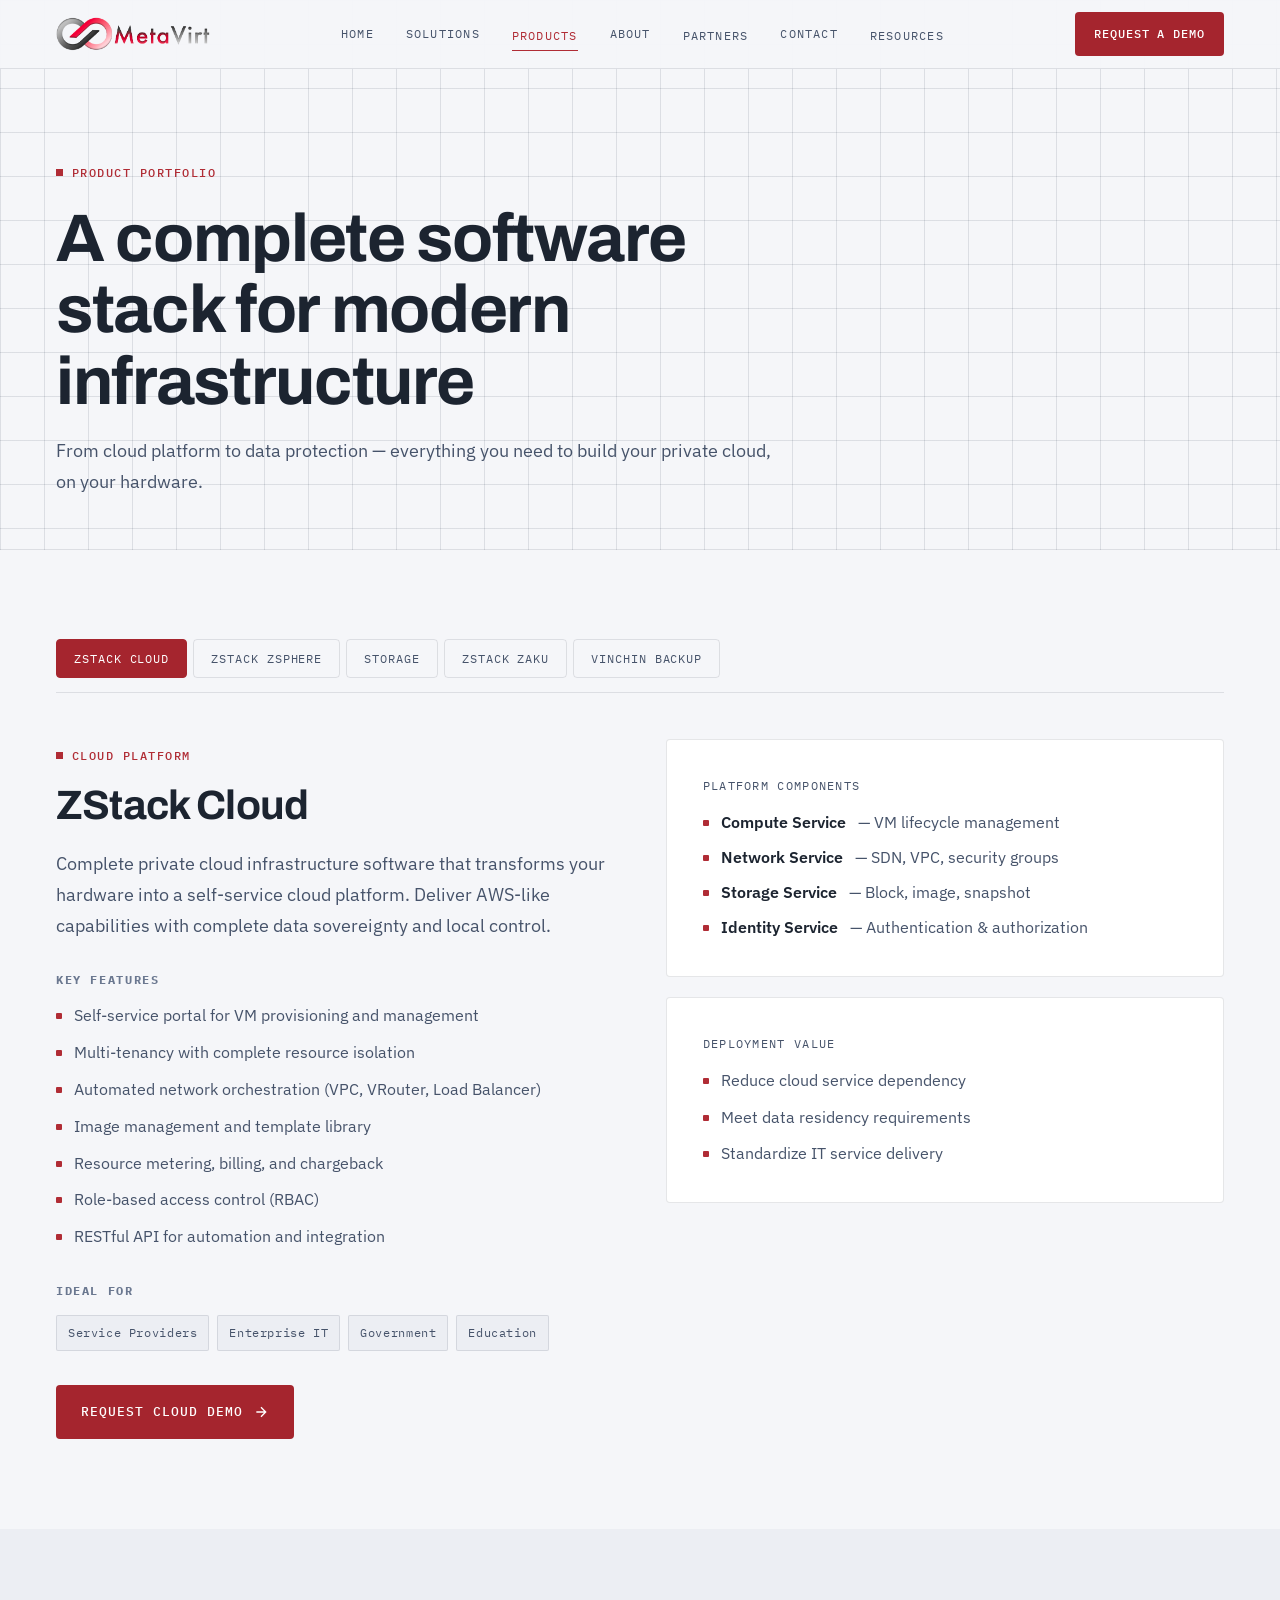
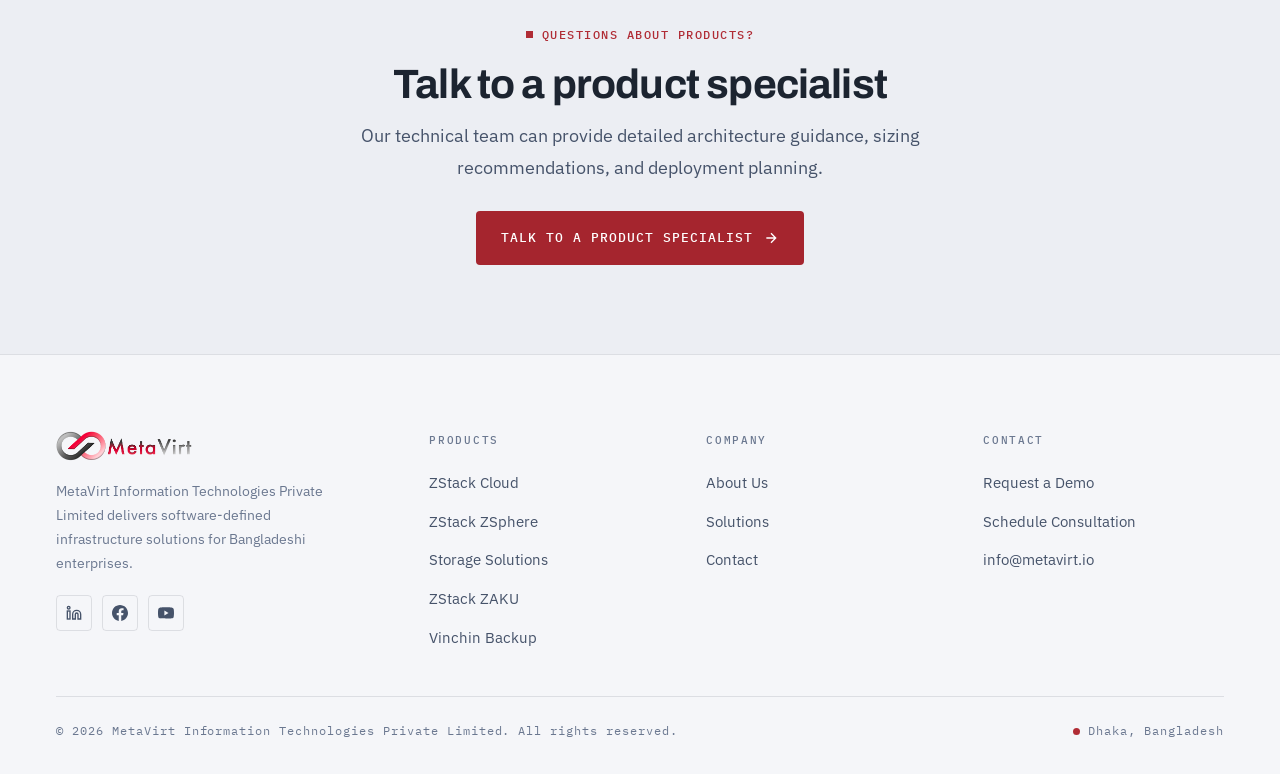
<file: products.html>
<!DOCTYPE html>
<html lang="en">
<head>
  <meta charset="UTF-8">
  <meta name="viewport" content="width=device-width, initial-scale=1.0">
  <title>Products — MetaVirt | Enterprise-grade Private Cloud</title>
  <meta name="description" content="Explore MetaVirt's product portfolio: ZStack Cloud, ZSphere, Storage Solutions, ZAKU Kubernetes, and Vinchin Backup &amp; Recovery.">
  <link rel="preconnect" href="https://fonts.googleapis.com">
  <link rel="preconnect" href="https://fonts.gstatic.com" crossorigin>
  <link href="https://fonts.googleapis.com/css2?family=Archivo:wght@500;600;700;800&family=IBM+Plex+Mono:wght@400;500;600&family=IBM+Plex+Sans:wght@300;400;500;600&display=swap" rel="stylesheet">
  <link rel="stylesheet" href="styles.css">
  <link rel="icon" type="image/png" href="last.png">
</head>
<body>

  <header class="site-head">
    <div class="wrap site-head__bar">
      <a href="index.html" class="brand"><img src="last.png" alt="MetaVirt"></a>
      <nav class="nav-links" aria-label="Main">
        <a href="index.html" class="nav-link">Home</a>
        <a href="solutions.html" class="nav-link">Solutions</a>
        <div class="dropdown">
          <a href="products.html" class="nav-link is-active">Products</a>
          <div class="dropdown__menu">
            <a href="#cloud">ZStack Cloud</a>
            <a href="#zsphere">ZStack ZSphere</a>
            <a href="#storage">Storage Solutions</a>
            <a href="#zaku">ZStack ZAKU</a>
            <a href="#vinchin">Vinchin Backup</a>
          </div>
        </div>
        <a href="about.html" class="nav-link">About</a>
        <div class="dropdown">
          <a href="partners.html" class="nav-link">Partners</a>
          <div class="dropdown__menu">
            <a href="partners.html#our-partners">Our Partners</a>
            <a href="partners.html#become-partner">Become a Partner</a>
          </div>
        </div>
        <a href="contact.html" class="nav-link">Contact</a>
        <div class="dropdown">
          <a href="resources.html" class="nav-link">Resources</a>
          <div class="dropdown__menu">
            <a href="resources.html#documentation">Product Documentation</a>
            <a href="resources.html#hardware">Hardware Compatibility</a>
            <a href="resources.html#guestos">Guest OS Support List</a>
          </div>
        </div>
      </nav>
      <a href="contact.html" class="btn btn--primary btn--sm nav-cta">Request a Demo</a>
      <button class="nav-toggle" id="nav-toggle" aria-label="Menu" aria-expanded="false">
        <svg viewBox="0 0 24 24" fill="none" stroke="currentColor" stroke-width="2"><path d="M4 6h16M4 12h16M4 18h16"/></svg>
      </button>
    </div>
    <div class="mobile-menu" id="mobile-menu">
      <a href="index.html">Home</a>
      <a href="solutions.html">Solutions</a>
      <span class="grp">Products</span>
      <a href="products.html">All Products</a>
      <a href="#cloud">ZStack Cloud</a>
      <a href="#zsphere">ZStack ZSphere</a>
      <a href="#storage">Storage Solutions</a>
      <a href="#zaku">ZStack ZAKU</a>
      <a href="#vinchin">Vinchin Backup</a>
      <span class="grp">Company</span>
      <a href="about.html">About</a>
      <a href="partners.html">Partners</a>
      <a href="contact.html">Contact</a>
      <span class="grp">Resources</span>
      <a href="resources.html">All Resources</a>
      <a href="resources.html#documentation">Product Documentation</a>
      <a href="resources.html#hardware">Hardware Compatibility</a>
      <a href="resources.html#guestos">Guest OS Support List</a>
      <a href="contact.html" style="color: var(--accent)">Request a Demo</a>
    </div>
  </header>

  <main>
    <section class="page-head bg-grid">
      <div class="wrap">
        <span class="eyebrow">Product Portfolio</span>
        <h1 class="display display--hero" style="max-width: 20ch">A complete software stack for modern infrastructure</h1>
        <p class="lede">
          From cloud platform to data protection — everything you need to build your private cloud, on your hardware.
        </p>
      </div>
    </section>

    <section class="section">
      <div class="wrap">
        <div class="tabs rv" id="product-tabs" role="tablist" aria-label="Products">
          <button class="tab" data-pane="cloud" role="tab">ZStack Cloud</button>
          <button class="tab" data-pane="zsphere" role="tab">ZStack ZSphere</button>
          <button class="tab" data-pane="storage" role="tab">Storage</button>
          <button class="tab" data-pane="zaku" role="tab">ZStack ZAKU</button>
          <button class="tab" data-pane="vinchin" role="tab">Vinchin Backup</button>
        </div>

        <!-- ============ ZSTACK CLOUD ============ -->
        <div class="tab-pane rv" id="cloud">
          <div class="grid-2">
            <div>
              <span class="eyebrow">Cloud Platform</span>
              <h2 class="display display--sec" style="margin: 16px 0 20px">ZStack Cloud</h2>
              <p class="lede" style="margin-bottom: 28px">
                Complete private cloud infrastructure software that transforms your hardware into a self-service cloud
                platform. Deliver AWS-like capabilities with complete data sovereignty and local control.
              </p>

              <h3 class="mono" style="font-size: 0.72rem; letter-spacing: 0.14em; text-transform: uppercase; color: var(--dim); margin-bottom: 14px">Key Features</h3>
              <ul class="ticks" style="margin-bottom: 32px">
                <li>Self-service portal for VM provisioning and management</li>
                <li>Multi-tenancy with complete resource isolation</li>
                <li>Automated network orchestration (VPC, VRouter, Load Balancer)</li>
                <li>Image management and template library</li>
                <li>Resource metering, billing, and chargeback</li>
                <li>Role-based access control (RBAC)</li>
                <li>RESTful API for automation and integration</li>
              </ul>

              <h3 class="mono" style="font-size: 0.72rem; letter-spacing: 0.14em; text-transform: uppercase; color: var(--dim); margin-bottom: 14px">Ideal For</h3>
              <div class="chips" style="margin-bottom: 34px">
                <span class="chip">Service Providers</span>
                <span class="chip">Enterprise IT</span>
                <span class="chip">Government</span>
                <span class="chip">Education</span>
              </div>

              <a href="contact.html" class="btn btn--primary">
                Request Cloud Demo
                <svg viewBox="0 0 24 24" fill="none" stroke="currentColor" stroke-width="2"><path d="M5 12h14M12 5l7 7-7 7"/></svg>
              </a>
            </div>

            <div>
              <div class="panel" style="margin-bottom: 20px">
                <span class="kicker">Platform Components</span>
                <ul class="ticks" style="gap: 10px">
                  <li><b style="color: var(--text); font-weight: 600">Compute Service</b> &mdash; VM lifecycle management</li>
                  <li><b style="color: var(--text); font-weight: 600">Network Service</b> &mdash; SDN, VPC, security groups</li>
                  <li><b style="color: var(--text); font-weight: 600">Storage Service</b> &mdash; Block, image, snapshot</li>
                  <li><b style="color: var(--text); font-weight: 600">Identity Service</b> &mdash; Authentication &amp; authorization</li>
                </ul>
              </div>
              <div class="panel">
                <span class="kicker">Deployment Value</span>
                <ul class="ticks">
                  <li>Reduce cloud service dependency</li>
                  <li>Meet data residency requirements</li>
                  <li>Standardize IT service delivery</li>
                </ul>
              </div>
            </div>
          </div>
        </div>

        <!-- ============ ZSPHERE ============ -->
        <div class="tab-pane rv" id="zsphere">
          <div class="grid-2">
            <div>
              <span class="eyebrow">Virtualization Platform</span>
              <h2 class="display display--sec" style="margin: 16px 0 20px">ZStack ZSphere</h2>
              <p class="lede" style="margin-bottom: 28px">
                Enterprise-grade hypervisor platform designed for performance, reliability, and scalability. The ideal
                VMware alternative for organizations seeking cost-effective virtualization without compromising
                enterprise features.
              </p>

              <h3 class="mono" style="font-size: 0.72rem; letter-spacing: 0.14em; text-transform: uppercase; color: var(--dim); margin-bottom: 14px">Key Features</h3>
              <ul class="ticks" style="margin-bottom: 32px">
                <li>Bare-metal Type-1 hypervisor architecture</li>
                <li>Live VM migration with zero downtime</li>
                <li>High availability with automatic failover</li>
                <li>Distributed virtual switching</li>
                <li>Centralized management console</li>
                <li>Hardware-agnostic deployment</li>
                <li>Comprehensive guest OS support</li>
              </ul>

              <div class="kpi-grid" style="grid-template-columns: 1fr 1fr; gap: 10px 30px; margin-bottom: 32px">
                <div class="kpi"><b>1000<em>+</em></b><span>VMs per host</span></div>
                <div class="kpi"><b>&lt;3<em>%</em></b><span>Overhead</span></div>
              </div>

              <a href="contact.html" class="btn btn--primary">
                Evaluate ZSphere
                <svg viewBox="0 0 24 24" fill="none" stroke="currentColor" stroke-width="2"><path d="M5 12h14M12 5l7 7-7 7"/></svg>
              </a>
            </div>

            <div>
              <div class="panel" style="margin-bottom: 20px">
                <span class="kicker">vs. Traditional Virtualization</span>
                <table class="hcl">
                  <tbody>
                    <tr><td>Licensing Model</td><td style="color: var(--text)">Perpetual / Subscription</td></tr>
                    <tr><td>Hardware Compatibility</td><td style="color: var(--ok)">Any x86 Server</td></tr>
                    <tr><td>Live Migration</td><td style="color: var(--ok)">Included</td></tr>
                    <tr><td>High Availability</td><td style="color: var(--ok)">Included</td></tr>
                    <tr><td>Support Cost</td><td style="color: var(--ok)">~60% Lower</td></tr>
                  </tbody>
                </table>
              </div>
              <div class="panel">
                <span class="kicker">Guest OS Support</span>
                <div class="chips">
                  <span class="chip">Windows Server</span>
                  <span class="chip">Windows 10/11</span>
                  <span class="chip">RHEL/CentOS</span>
                  <span class="chip">Ubuntu</span>
                  <span class="chip">Debian</span>
                  <span class="chip">SUSE</span>
                  <span class="chip">FreeBSD</span>
                </div>
              </div>
            </div>
          </div>
        </div>

        <!-- ============ STORAGE ============ -->
        <div class="tab-pane rv" id="storage">
          <div class="sec-head" style="margin-bottom: 40px">
            <span class="eyebrow">Software-Defined Storage</span>
            <h2 class="display display--sec" style="margin: 16px 0 0">Storage Solutions</h2>
            <p class="lede">
              Comprehensive storage portfolio supporting distributed, unified, and high-performance scenarios. From
              Ceph-based distributed storage to NVMe-optimized performance tiers.
            </p>
          </div>

          <div class="feature-grid" style="margin-bottom: 40px">
            <article class="feature">
              <div class="feature__num">ZSTONE</div>
              <h3>ZStone</h3>
              <p class="mono" style="color: var(--accent); font-size: 0.72rem; letter-spacing: 0.08em; text-transform: uppercase; margin-bottom: 10px">Distributed Block Storage</p>
              <p>Ceph-based distributed storage providing scalable, resilient block storage for virtual machines and applications.</p>
              <ul class="ticks" style="margin: 16px 0 12px">
                <li>Block storage only</li>
                <li>Self-healing clusters</li>
                <li>Automatic replication</li>
              </ul>
              <p class="mono" style="color: var(--dim); font-size: 0.7rem">Best for: HCI, Cloud environments</p>
            </article>

            <article class="feature">
              <div class="feature__num">ZCE</div>
              <h3>ZCE</h3>
              <p class="mono" style="color: var(--accent); font-size: 0.72rem; letter-spacing: 0.08em; text-transform: uppercase; margin-bottom: 10px">Unified Storage Platform</p>
              <p>Multi-protocol storage supporting block, file, and object workloads in a single unified platform.</p>
              <ul class="ticks" style="margin: 16px 0 12px">
                <li>Block + File + Object</li>
                <li>NFS / SMB support</li>
                <li>S3-compatible object</li>
              </ul>
              <p class="mono" style="color: var(--dim); font-size: 0.7rem">Best for: Mixed workloads, Enterprise NAS</p>
            </article>

            <article class="feature">
              <div class="feature__num">ZBS</div>
              <h3>ZBS</h3>
              <p class="mono" style="color: var(--accent); font-size: 0.72rem; letter-spacing: 0.08em; text-transform: uppercase; margin-bottom: 10px">High-Performance Storage</p>
              <p>NVMe-optimized storage architecture designed for databases and latency-sensitive applications.</p>
              <ul class="ticks" style="margin: 16px 0 12px">
                <li>NVMe-oF support</li>
                <li>Sub-millisecond latency</li>
                <li>CBD optimized</li>
              </ul>
              <p class="mono" style="color: var(--dim); font-size: 0.7rem">Best for: Databases, High-performance workloads</p>
            </article>
          </div>

          <div class="panel">
            <span class="kicker">External Storage Integration</span>
            <p class="lede" style="margin-bottom: 24px">
              MetaVirt seamlessly integrates with your existing storage infrastructure. Connect enterprise SAN arrays
              or NAS systems alongside our software-defined storage.
            </p>
            <div class="grid-2" style="gap: 20px">
              <div>
                <h3 class="mono" style="font-size: 0.72rem; letter-spacing: 0.14em; text-transform: uppercase; color: var(--dim); margin-bottom: 14px">SAN Protocols</h3>
                <div class="chips"><span class="chip">iSCSI</span><span class="chip">Fibre Channel (FC)</span><span class="chip">FCoE</span></div>
              </div>
              <div>
                <h3 class="mono" style="font-size: 0.72rem; letter-spacing: 0.14em; text-transform: uppercase; color: var(--dim); margin-bottom: 14px">NAS Protocols</h3>
                <div class="chips"><span class="chip">NFS v3/v4</span><span class="chip">SMB/CIFS</span><span class="chip">FTP/SFTP</span></div>
              </div>
            </div>
          </div>
        </div>

        <!-- ============ ZAKU ============ -->
        <div class="tab-pane rv" id="zaku">
          <div class="grid-2">
            <div>
              <span class="eyebrow">Container Orchestration</span>
              <h2 class="display display--sec" style="margin: 16px 0 8px">ZStack ZAKU</h2>
              <p class="mono" style="color: var(--accent); font-size: 0.76rem; letter-spacing: 0.1em; text-transform: uppercase; margin-bottom: 16px">MetaVirt Kubernetes Unit</p>
              <p class="lede" style="margin-bottom: 28px">
                Enterprise Kubernetes platform fully integrated with ZStack Cloud. Deploy, manage, and scale
                containerized applications with the same operational model as your virtual machines.
              </p>

              <h3 class="mono" style="font-size: 0.72rem; letter-spacing: 0.14em; text-transform: uppercase; color: var(--dim); margin-bottom: 14px">Platform Features</h3>
              <ul class="ticks" style="margin-bottom: 32px">
                <li>Upstream Kubernetes with no vendor modifications</li>
                <li>Integrated with ZStack Cloud networking (VPC, security groups)</li>
                <li>Persistent volume integration with ZStack storage</li>
                <li>Horizontal pod autoscaling (HPA)</li>
                <li>Cluster autoscaling for node provisioning</li>
                <li>Built-in monitoring and logging stack</li>
                <li>Helm chart marketplace integration</li>
              </ul>

              <h3 class="mono" style="font-size: 0.72rem; letter-spacing: 0.14em; text-transform: uppercase; color: var(--dim); margin-bottom: 14px">Use Cases</h3>
              <div class="chips" style="margin-bottom: 34px">
                <span class="chip">Microservices</span>
                <span class="chip">DevOps</span>
                <span class="chip">CI/CD</span>
                <span class="chip">Hybrid Workloads</span>
              </div>

              <a href="contact.html" class="btn btn--primary">
                Explore ZAKU
                <svg viewBox="0 0 24 24" fill="none" stroke="currentColor" stroke-width="2"><path d="M5 12h14M12 5l7 7-7 7"/></svg>
              </a>
            </div>

            <div>
              <div class="panel" style="margin-bottom: 20px">
                <span class="kicker">Architecture</span>
                <ul class="ticks" style="gap: 10px">
                  <li><b style="color: var(--text); font-weight: 600">Managed Control Plane</b> &mdash; Highly available Kubernetes masters</li>
                  <li><b style="color: var(--text); font-weight: 600">Worker Nodes</b> &mdash; VM or bare-metal workers</li>
                  <li><b style="color: var(--text); font-weight: 600">CNI Plugin</b> &mdash; Integrated with ZStack SDN</li>
                  <li><b style="color: var(--text); font-weight: 600">CSI Driver</b> &mdash; Dynamic volume provisioning</li>
                </ul>
              </div>
              <div class="panel">
                <span class="kicker">Integration Benefits</span>
                <ul class="ticks">
                  <li>Same network policies for VMs and pods</li>
                  <li>Unified identity management</li>
                  <li>Single pane of glass management</li>
                </ul>
              </div>
            </div>
          </div>
        </div>

        <!-- ============ VINCHIN ============ -->
        <div class="tab-pane rv" id="vinchin">
          <div class="grid-2">
            <div>
              <span class="eyebrow">Data Protection</span>
              <h2 class="display display--sec" style="margin: 16px 0 20px">Vinchin Backup &amp; Recovery</h2>
              <p class="lede" style="margin-bottom: 28px">
                Enterprise-grade backup and disaster recovery solution for virtualized environments. Agentless backup,
                instant recovery, and comprehensive ransomware protection for business continuity.
              </p>

              <h3 class="mono" style="font-size: 0.72rem; letter-spacing: 0.14em; text-transform: uppercase; color: var(--dim); margin-bottom: 14px">Core Capabilities</h3>
              <ul class="ticks" style="margin-bottom: 32px">
                <li>Agentless backup for VMware, Hyper-V, Proxmox, XenServer, RHV</li>
                <li>Instant VM recovery and file-level restore</li>
                <li>Cross-platform recovery (V2V conversion)</li>
                <li>Offsite replication and DR orchestration</li>
                <li>Immutable backup copies for ransomware protection</li>
                <li>Automated backup verification</li>
                <li>Centralized management console</li>
              </ul>

              <h3 class="mono" style="font-size: 0.72rem; letter-spacing: 0.14em; text-transform: uppercase; color: var(--dim); margin-bottom: 14px">Supported Platforms</h3>
              <div class="chips" style="margin-bottom: 34px">
                <span class="chip">VMware vSphere</span>
                <span class="chip">Microsoft Hyper-V</span>
                <span class="chip">Proxmox VE</span>
                <span class="chip">XenServer</span>
                <span class="chip">RHV/oVirt</span>
              </div>

              <a href="contact.html" class="btn btn--primary">
                Request Vinchin Demo
                <svg viewBox="0 0 24 24" fill="none" stroke="currentColor" stroke-width="2"><path d="M5 12h14M12 5l7 7-7 7"/></svg>
              </a>
            </div>

            <div>
              <div class="panel" style="margin-bottom: 20px">
                <span class="kicker">Recovery Options</span>
                <div class="kpi-grid" style="grid-template-columns: 1fr 1fr; gap: 10px 20px">
                  <div class="kpi"><b>Instant</b><span>Recovery &mdash; VM boot from backup</span></div>
                  <div class="kpi"><b>File</b><span>Restore &mdash; Granular recovery</span></div>
                  <div class="kpi"><b>Export</b><span>V2V conversion</span></div>
                  <div class="kpi"><b>DR</b><span>Failover orchestration</span></div>
                </div>
              </div>
              <div class="panel">
                <span class="kicker">Ransomware Resilience</span>
                <ul class="ticks">
                  <li>Immutable backup copies</li>
                  <li>Encryption at rest and in transit</li>
                  <li>Air-gapped backup options</li>
                  <li>Clean room recovery testing</li>
                </ul>
              </div>
            </div>
          </div>
        </div>

      </div>
    </section>

    <section class="section section--soft" style="text-align: center">
      <div class="wrap">
        <div class="rv">
          <span class="eyebrow" style="justify-content: center">Questions About Products?</span>
          <h2 class="display display--sec" style="margin: 16px auto 14px; max-width: 22ch">Talk to a product specialist</h2>
          <p class="lede" style="margin: 0 auto 28px">
            Our technical team can provide detailed architecture guidance, sizing recommendations, and deployment planning.
          </p>
          <a href="contact.html" class="btn btn--primary">
            Talk to a Product Specialist
            <svg viewBox="0 0 24 24" fill="none" stroke="currentColor" stroke-width="2"><path d="M5 12h14M12 5l7 7-7 7"/></svg>
          </a>
        </div>
      </div>
    </section>
  </main>

  <footer class="site-foot">
    <div class="wrap">
      <div class="foot-grid">
        <div class="foot-brand">
          <img src="last.png" alt="MetaVirt">
          <p>MetaVirt Information Technologies Private Limited delivers software-defined infrastructure solutions for Bangladeshi enterprises.</p>
          <div class="foot-social">
            <a href="#" aria-label="LinkedIn"><svg viewBox="0 0 24 24" fill="none" stroke="currentColor" stroke-width="2"><path d="M16 8a6 6 0 0 1 6 6v7h-4v-7a2 2 0 0 0-2-2 2 2 0 0 0-2 2v7h-4v-7a6 6 0 0 1 6-6z"/><rect x="2" y="9" width="4" height="12"/><circle cx="4" cy="4" r="2"/></svg></a>
            <a href="#" aria-label="Facebook"><svg viewBox="0 0 24 24" fill="currentColor"><path d="M24 12.073c0-6.627-5.373-12-12-12s-12 5.373-12 12c0 5.99 4.388 10.954 10.125 11.854v-8.385H7.078v-3.47h3.047V9.43c0-3.007 1.792-4.669 4.533-4.669 1.312 0 2.686.235 2.686.235v2.953H15.83c-1.491 0-1.956.925-1.956 1.874v2.25h3.328l-.532 3.47h-2.796v8.385C19.612 23.027 24 18.062 24 12.073z"/></svg></a>
            <a href="#" aria-label="YouTube"><svg viewBox="0 0 24 24" fill="currentColor"><path d="M23.498 6.186a3.016 3.016 0 0 0-2.122-2.136C19.505 3.545 12 3.545 12 3.545s-7.505 0-9.377.505A3.017 3.017 0 0 0 .502 6.186C0 8.07 0 12 0 12s0 3.93.502 5.814a3.016 3.016 0 0 0 2.122 2.136c1.871.505 9.376.505 9.376.505s7.505 0 9.377-.505a3.015 3.015 0 0 0 2.122-2.136C24 15.93 24 12 24 12s0-3.93-.502-5.814zM9.545 15.568V8.432L15.818 12l-6.273 3.568z"/></svg></a>
          </div>
        </div>
        <div class="foot-col">
          <h5>Products</h5>
          <ul>
            <li><a href="#cloud">ZStack Cloud</a></li>
            <li><a href="#zsphere">ZStack ZSphere</a></li>
            <li><a href="#storage">Storage Solutions</a></li>
            <li><a href="#zaku">ZStack ZAKU</a></li>
            <li><a href="#vinchin">Vinchin Backup</a></li>
          </ul>
        </div>
        <div class="foot-col">
          <h5>Company</h5>
          <ul>
            <li><a href="about.html">About Us</a></li>
            <li><a href="solutions.html">Solutions</a></li>
            <li><a href="contact.html">Contact</a></li>
          </ul>
        </div>
        <div class="foot-col">
          <h5>Contact</h5>
          <ul>
            <li><a href="contact.html">Request a Demo</a></li>
            <li><a href="contact.html">Schedule Consultation</a></li>
            <li><a href="mailto:info@metavirt.io">info@metavirt.io</a></li>
          </ul>
        </div>
      </div>
      <div class="foot-base">
        <span>© 2026 MetaVirt Information Technologies Private Limited. All rights reserved.</span>
        <span class="live"><i></i> Dhaka, Bangladesh</span>
      </div>
    </div>
  </footer>

  <script src="app.js"></script>
</body>
</html>
</file>
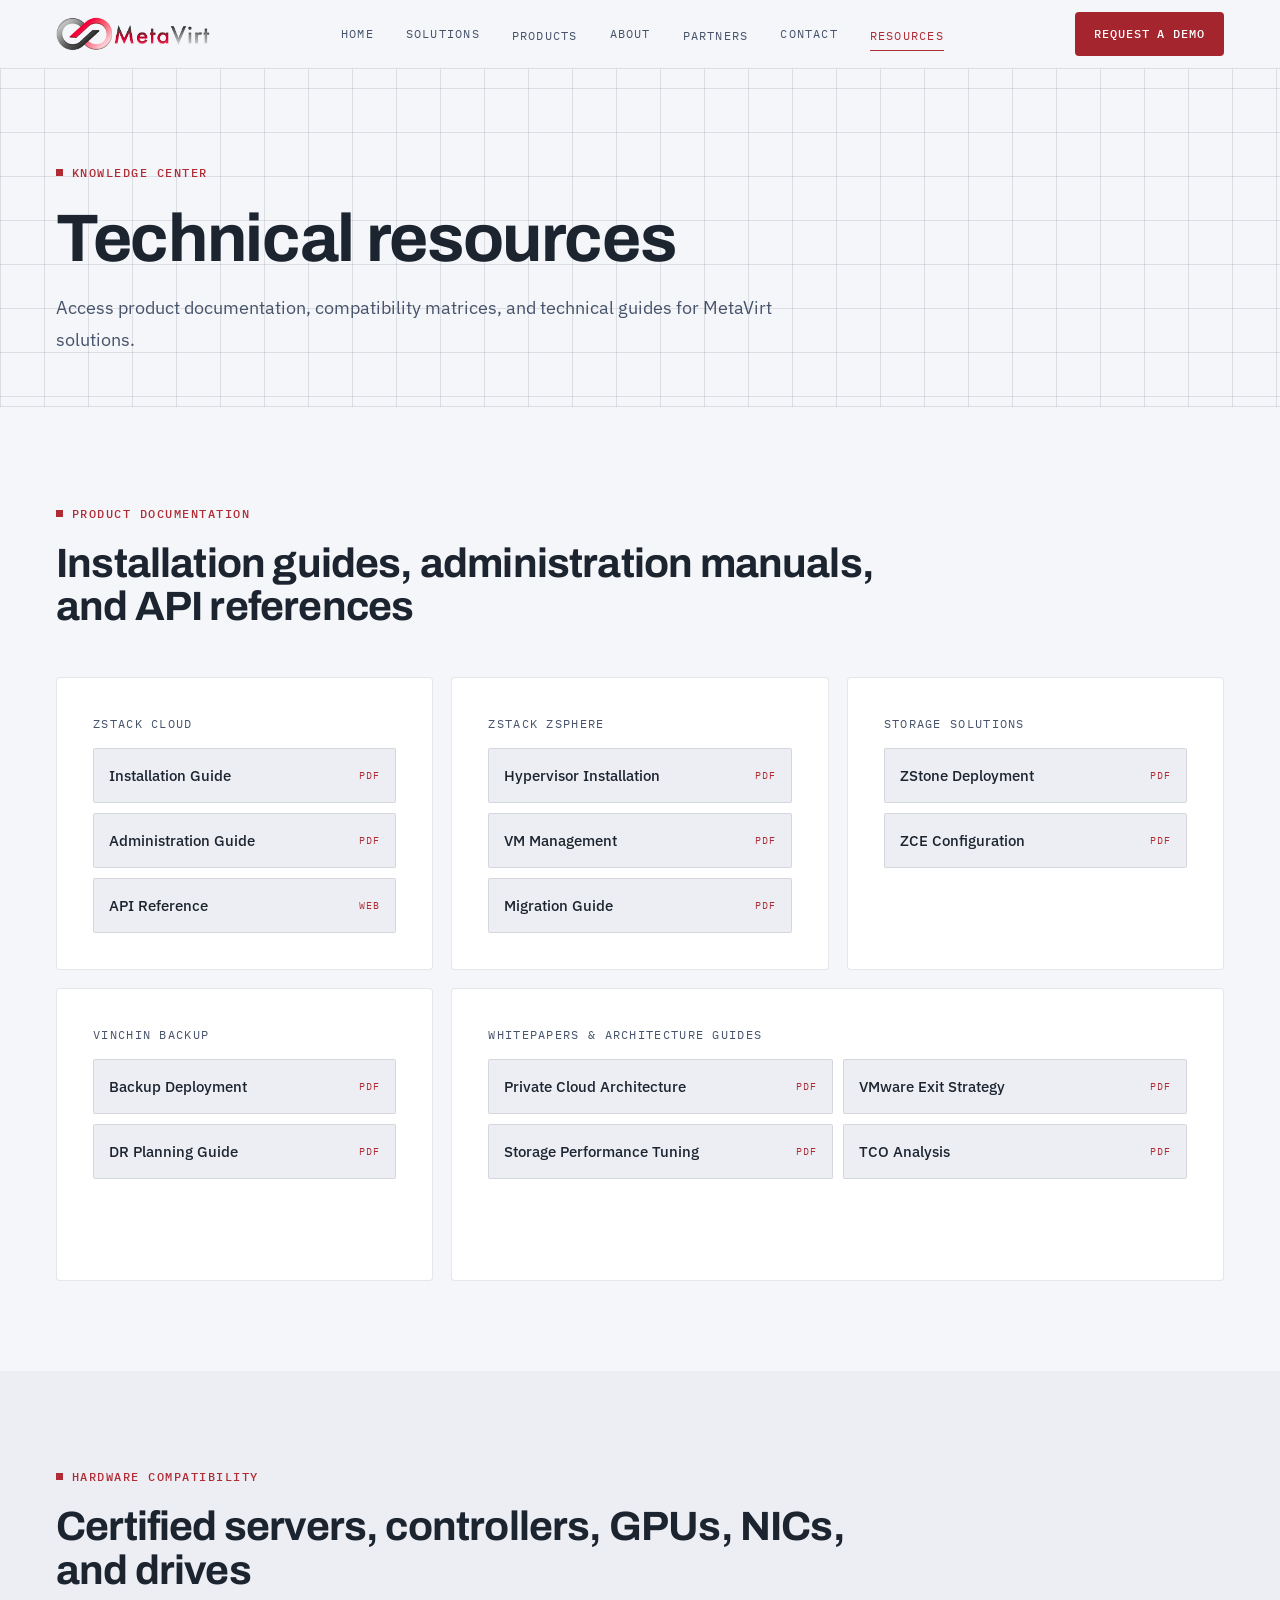
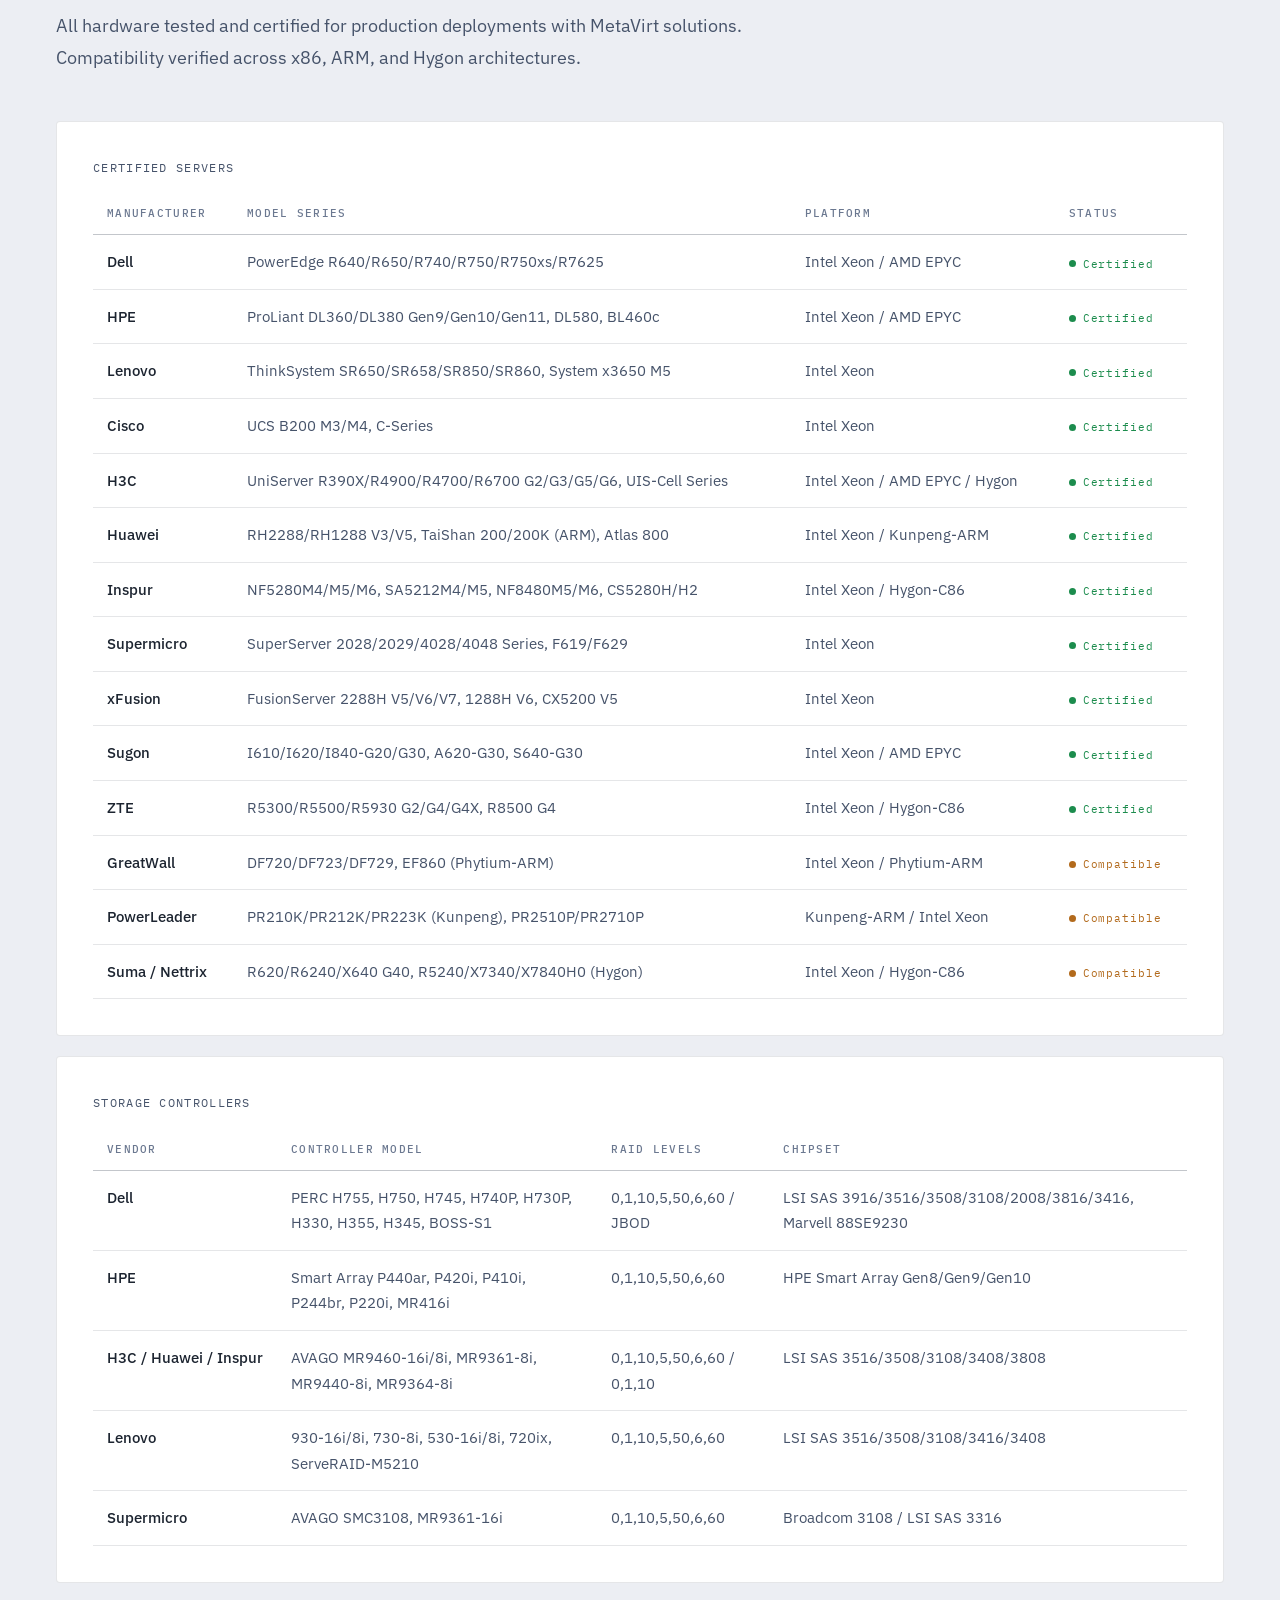
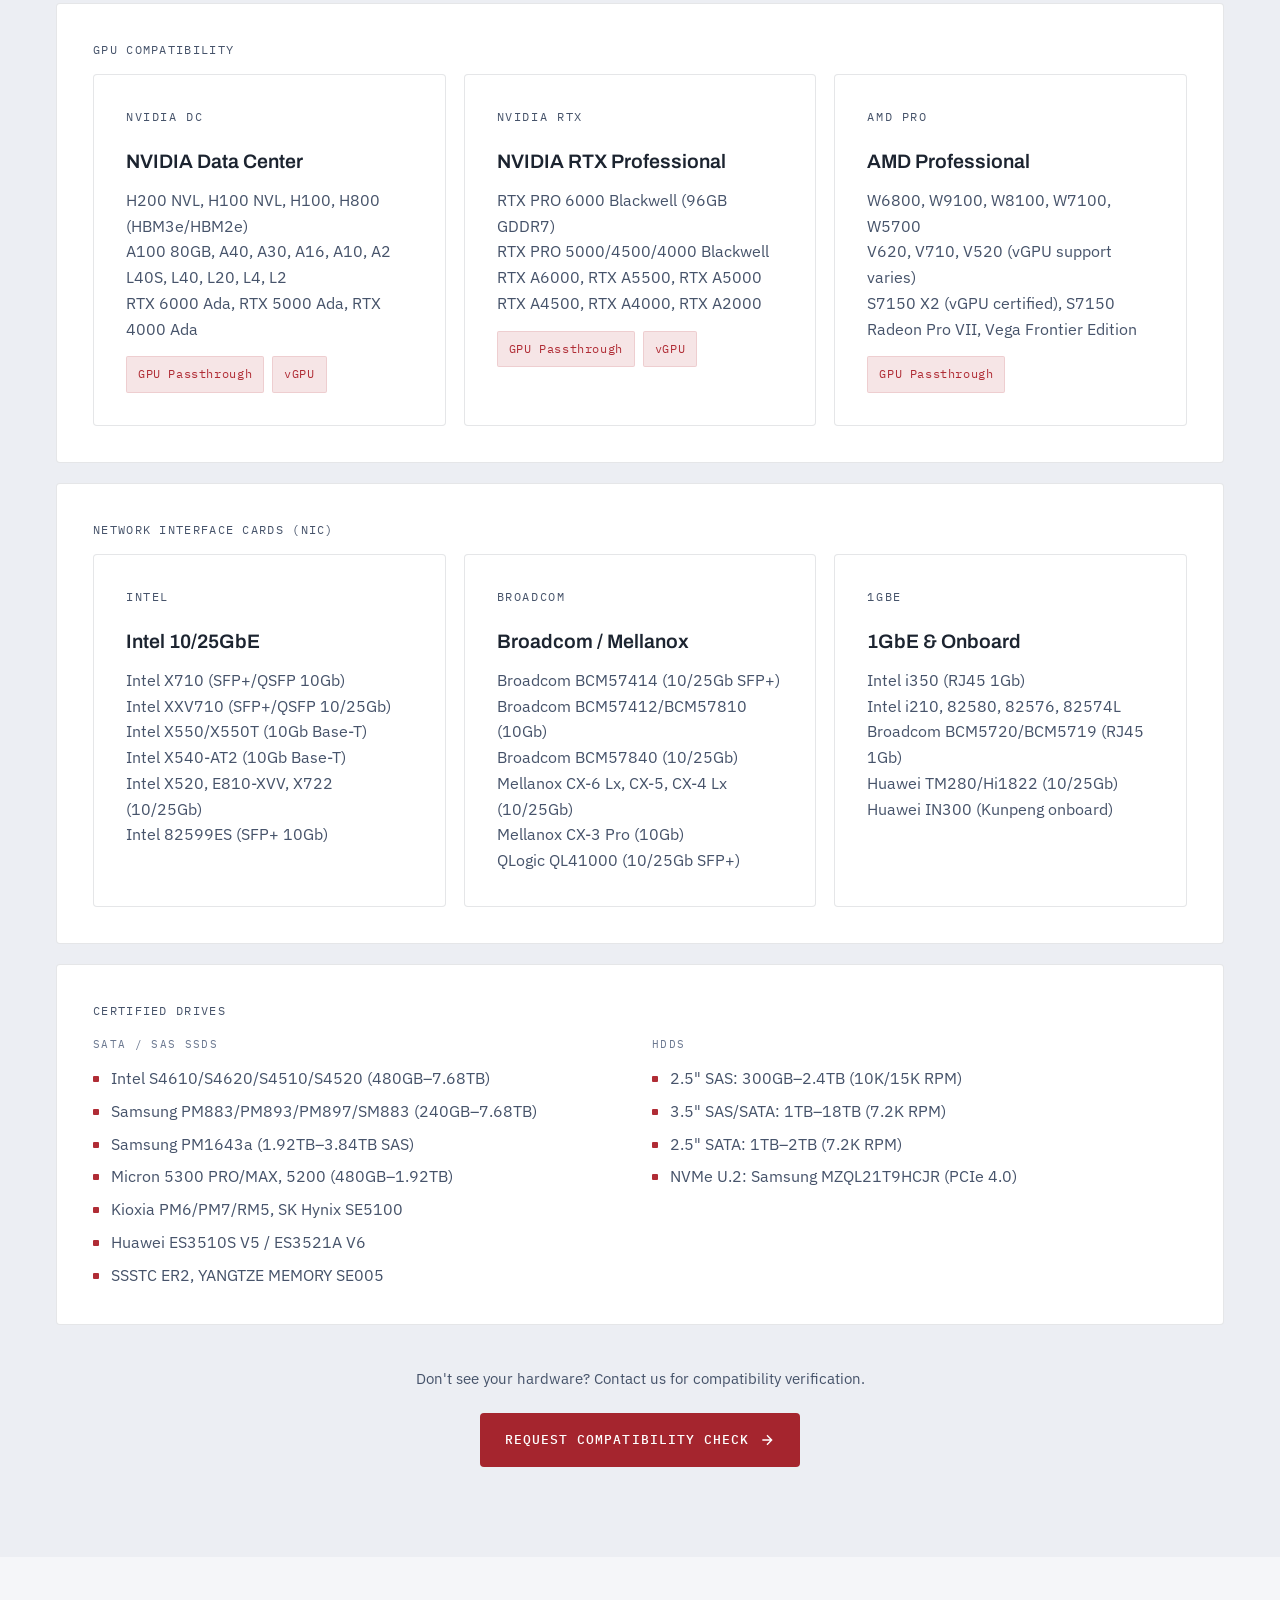
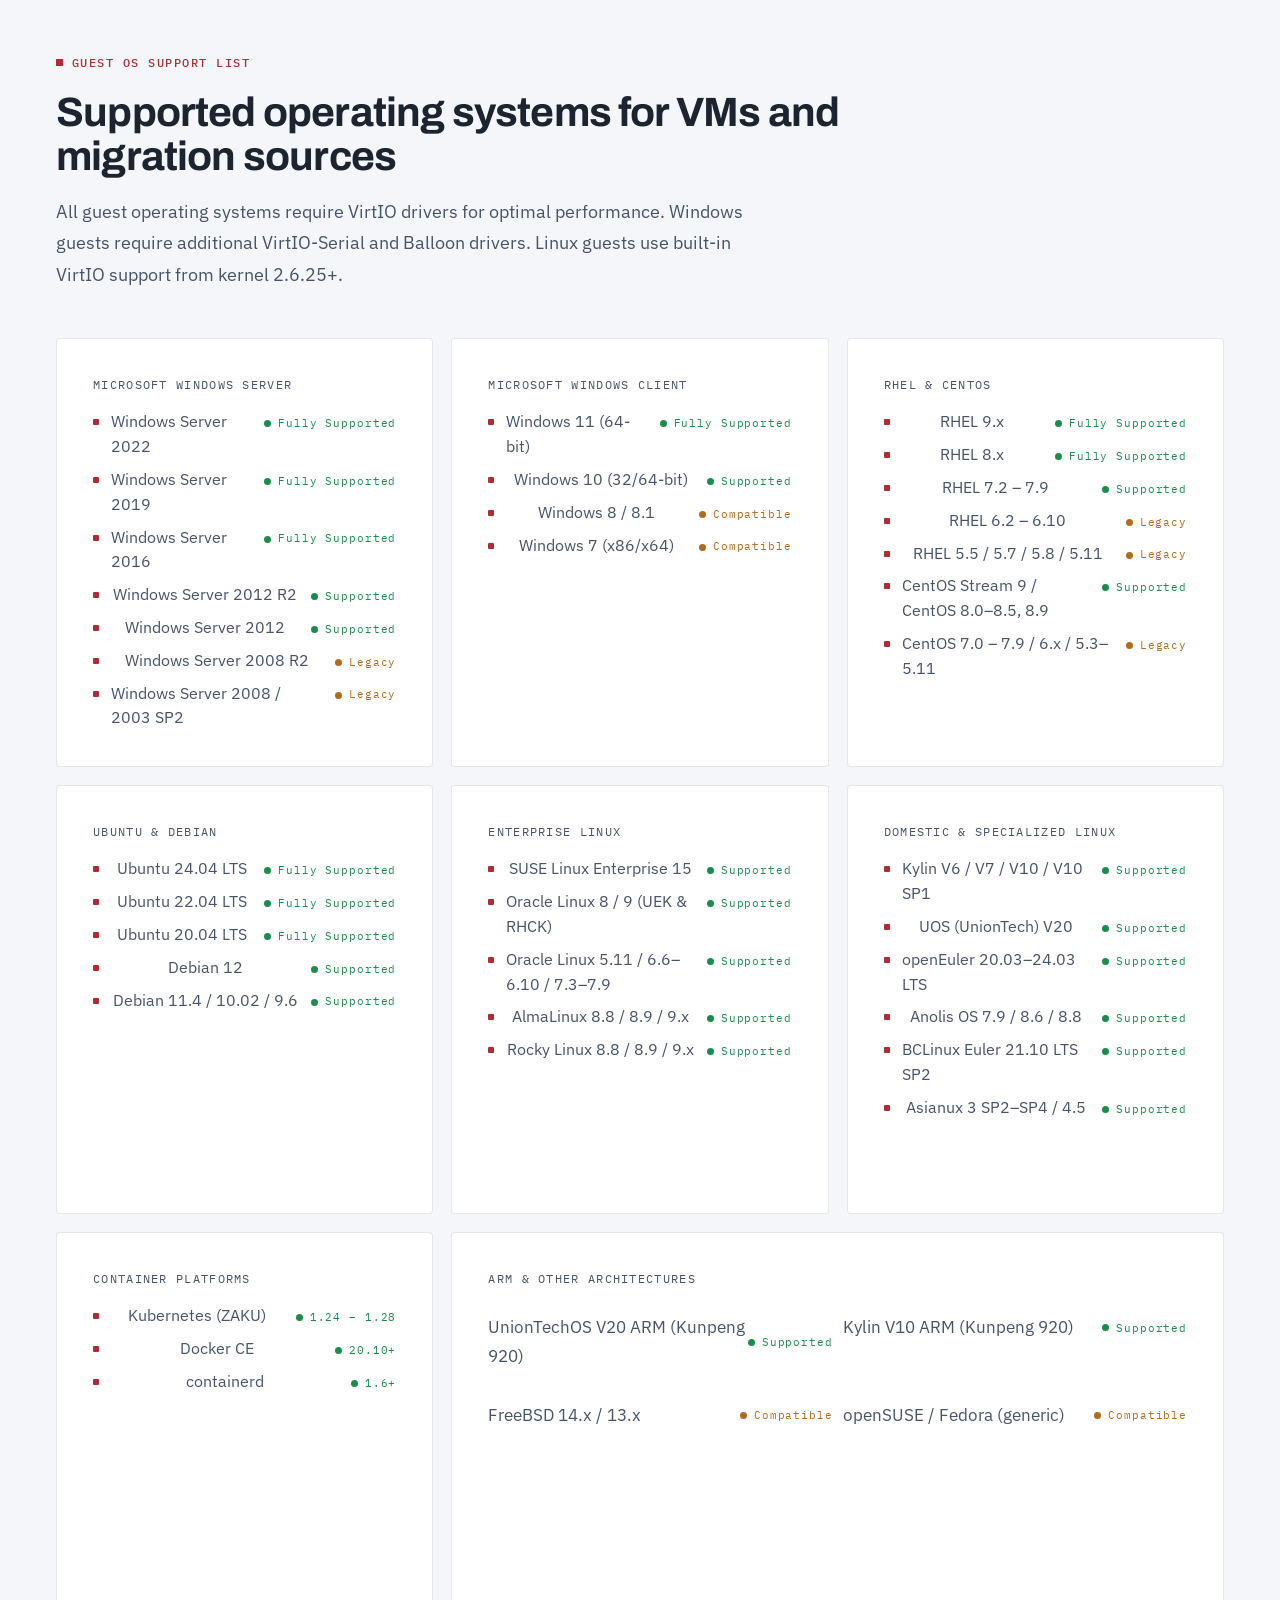
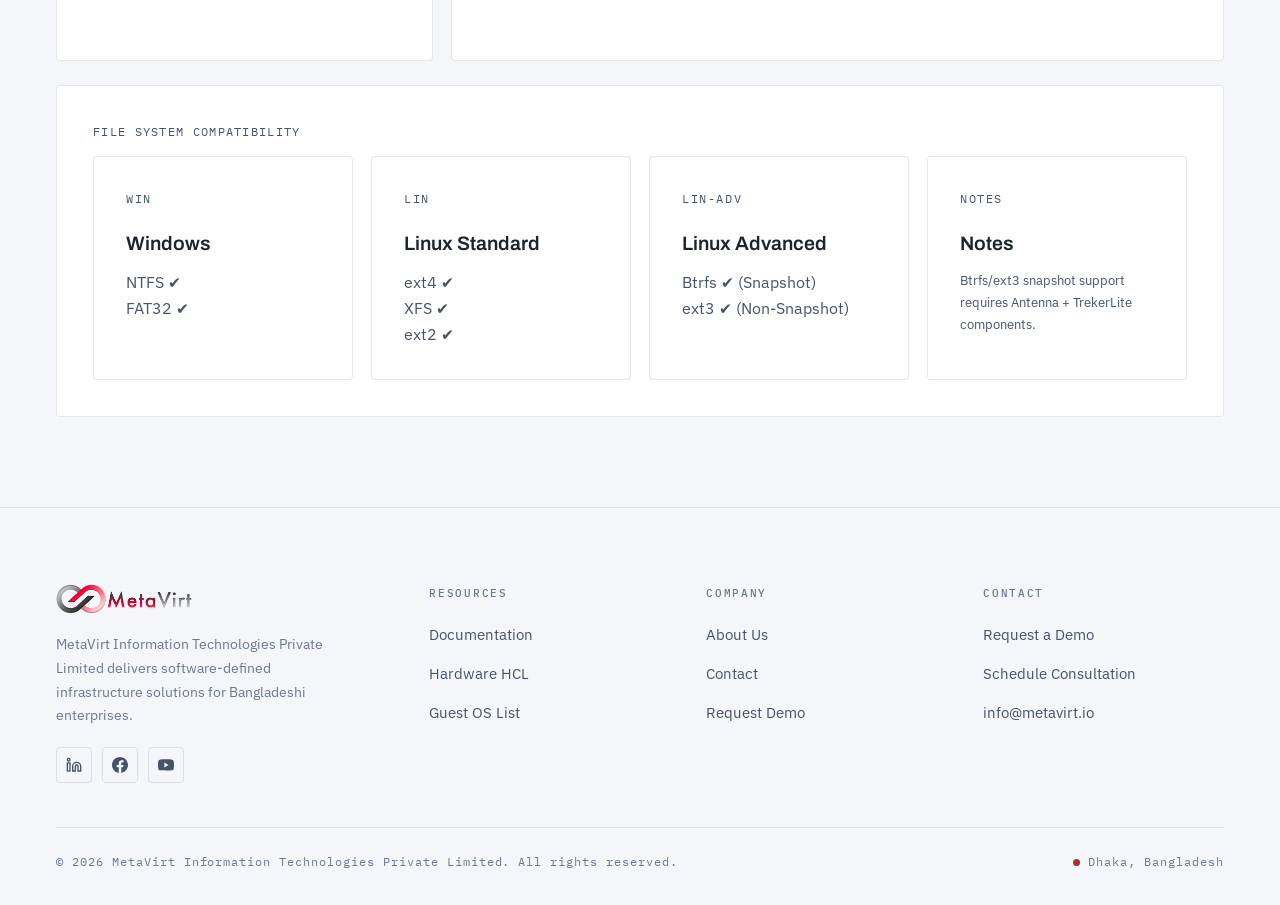
<file: resources.html>
<!DOCTYPE html>
<html lang="en">
<head>
  <meta charset="UTF-8">
  <meta name="viewport" content="width=device-width, initial-scale=1.0">
  <title>Resources — MetaVirt | Documentation &amp; Downloads</title>
  <meta name="description" content="Access MetaVirt product documentation, hardware compatibility lists, and guest OS support matrices.">
  <link rel="preconnect" href="https://fonts.googleapis.com">
  <link rel="preconnect" href="https://fonts.gstatic.com" crossorigin>
  <link href="https://fonts.googleapis.com/css2?family=Archivo:wght@500;600;700;800&family=IBM+Plex+Mono:wght@400;500;600&family=IBM+Plex+Sans:wght@300;400;500;600&display=swap" rel="stylesheet">
  <link rel="stylesheet" href="styles.css">
  <link rel="icon" type="image/png" href="last.png">
</head>
<body>

  <header class="site-head">
    <div class="wrap site-head__bar">
      <a href="index.html" class="brand"><img src="last.png" alt="MetaVirt"></a>
      <nav class="nav-links" aria-label="Main">
        <a href="index.html" class="nav-link">Home</a>
        <a href="solutions.html" class="nav-link">Solutions</a>
        <div class="dropdown">
          <a href="products.html" class="nav-link">Products</a>
          <div class="dropdown__menu">
            <a href="products.html#cloud">ZStack Cloud</a>
            <a href="products.html#zsphere">ZStack ZSphere</a>
            <a href="products.html#storage">Storage Solutions</a>
            <a href="products.html#zaku">ZStack ZAKU</a>
            <a href="products.html#vinchin">Vinchin Backup</a>
          </div>
        </div>
        <a href="about.html" class="nav-link">About</a>
        <div class="dropdown">
          <a href="partners.html" class="nav-link">Partners</a>
          <div class="dropdown__menu">
            <a href="partners.html#our-partners">Our Partners</a>
            <a href="partners.html#become-partner">Become a Partner</a>
          </div>
        </div>
        <a href="contact.html" class="nav-link">Contact</a>
        <div class="dropdown">
          <a href="resources.html" class="nav-link is-active">Resources</a>
          <div class="dropdown__menu">
            <a href="#documentation">Product Documentation</a>
            <a href="#hardware">Hardware Compatibility</a>
            <a href="#guestos">Guest OS Support List</a>
          </div>
        </div>
      </nav>
      <a href="contact.html" class="btn btn--primary btn--sm nav-cta">Request a Demo</a>
      <button class="nav-toggle" id="nav-toggle" aria-label="Menu" aria-expanded="false">
        <svg viewBox="0 0 24 24" fill="none" stroke="currentColor" stroke-width="2"><path d="M4 6h16M4 12h16M4 18h16"/></svg>
      </button>
    </div>
    <div class="mobile-menu" id="mobile-menu">
      <a href="index.html">Home</a>
      <a href="solutions.html">Solutions</a>
      <span class="grp">Products</span>
      <a href="products.html">All Products</a>
      <a href="products.html#cloud">ZStack Cloud</a>
      <a href="products.html#zsphere">ZStack ZSphere</a>
      <a href="products.html#storage">Storage Solutions</a>
      <a href="products.html#zaku">ZStack ZAKU</a>
      <a href="products.html#vinchin">Vinchin Backup</a>
      <span class="grp">Company</span>
      <a href="about.html">About</a>
      <a href="partners.html">Partners</a>
      <a href="contact.html">Contact</a>
      <span class="grp">Resources</span>
      <a href="resources.html">All Resources</a>
      <a href="#documentation">Product Documentation</a>
      <a href="#hardware">Hardware Compatibility</a>
      <a href="#guestos">Guest OS Support List</a>
      <a href="contact.html" style="color: var(--accent)">Request a Demo</a>
    </div>
  </header>

  <main>
    <section class="page-head bg-grid">
      <div class="wrap">
        <span class="eyebrow">Knowledge Center</span>
        <h1 class="display display--hero" style="max-width: 18ch">Technical resources</h1>
        <p class="lede">
          Access product documentation, compatibility matrices, and technical guides for MetaVirt solutions.
        </p>
      </div>
    </section>

    <!-- Documentation -->
    <section class="section" id="documentation">
      <div class="wrap">
        <div class="sec-head rv">
          <span class="eyebrow">Product Documentation</span>
          <h2 class="display display--sec">Installation guides, administration manuals, and API references</h2>
        </div>

        <div class="feature-grid">
          <div class="panel rv">
            <span class="kicker">ZStack Cloud</span>
            <div style="display: grid; gap: 10px">
              <a href="#" class="doc-row"><b>Installation Guide</b><span>PDF</span></a>
              <a href="#" class="doc-row"><b>Administration Guide</b><span>PDF</span></a>
              <a href="#" class="doc-row"><b>API Reference</b><span>Web</span></a>
            </div>
          </div>

          <div class="panel rv">
            <span class="kicker">ZStack ZSphere</span>
            <div style="display: grid; gap: 10px">
              <a href="#" class="doc-row"><b>Hypervisor Installation</b><span>PDF</span></a>
              <a href="#" class="doc-row"><b>VM Management</b><span>PDF</span></a>
              <a href="#" class="doc-row"><b>Migration Guide</b><span>PDF</span></a>
            </div>
          </div>

          <div class="panel rv">
            <span class="kicker">Storage Solutions</span>
            <div style="display: grid; gap: 10px">
              <a href="#" class="doc-row"><b>ZStone Deployment</b><span>PDF</span></a>
              <a href="#" class="doc-row"><b>ZCE Configuration</b><span>PDF</span></a>
            </div>
          </div>

          <div class="panel rv">
            <span class="kicker">Vinchin Backup</span>
            <div style="display: grid; gap: 10px">
              <a href="#" class="doc-row"><b>Backup Deployment</b><span>PDF</span></a>
              <a href="#" class="doc-row"><b>DR Planning Guide</b><span>PDF</span></a>
            </div>
          </div>

          <div class="panel rv" style="grid-column: span 2">
            <span class="kicker">Whitepapers &amp; Architecture Guides</span>
            <div class="grid-2" style="gap: 10px">
              <a href="#" class="doc-row"><b>Private Cloud Architecture</b><span>PDF</span></a>
              <a href="#" class="doc-row"><b>VMware Exit Strategy</b><span>PDF</span></a>
              <a href="#" class="doc-row"><b>Storage Performance Tuning</b><span>PDF</span></a>
              <a href="#" class="doc-row"><b>TCO Analysis</b><span>PDF</span></a>
            </div>
          </div>
        </div>
      </div>
    </section>

    <!-- Hardware Compatibility -->
    <section class="section section--soft" id="hardware">
      <div class="wrap">
        <div class="sec-head rv">
          <span class="eyebrow">Hardware Compatibility</span>
          <h2 class="display display--sec">Certified servers, controllers, GPUs, NICs, and drives</h2>
          <p class="lede" style="margin-top: 18px">
            All hardware tested and certified for production deployments with MetaVirt solutions. Compatibility
            verified across x86, ARM, and Hygon architectures.
          </p>
        </div>

        <div class="panel rv" style="margin-bottom: 20px">
          <span class="kicker">Certified Servers</span>
          <div class="table-wrap">
            <table class="hcl">
              <thead><tr><th>Manufacturer</th><th>Model Series</th><th>Platform</th><th>Status</th></tr></thead>
              <tbody>
                <tr><td>Dell</td><td>PowerEdge R640/R650/R740/R750/R750xs/R7625</td><td>Intel Xeon / AMD EPYC</td><td><span class="status status--ok">Certified</span></td></tr>
                <tr><td>HPE</td><td>ProLiant DL360/DL380 Gen9/Gen10/Gen11, DL580, BL460c</td><td>Intel Xeon / AMD EPYC</td><td><span class="status status--ok">Certified</span></td></tr>
                <tr><td>Lenovo</td><td>ThinkSystem SR650/SR658/SR850/SR860, System x3650 M5</td><td>Intel Xeon</td><td><span class="status status--ok">Certified</span></td></tr>
                <tr><td>Cisco</td><td>UCS B200 M3/M4, C-Series</td><td>Intel Xeon</td><td><span class="status status--ok">Certified</span></td></tr>
                <tr><td>H3C</td><td>UniServer R390X/R4900/R4700/R6700 G2/G3/G5/G6, UIS-Cell Series</td><td>Intel Xeon / AMD EPYC / Hygon</td><td><span class="status status--ok">Certified</span></td></tr>
                <tr><td>Huawei</td><td>RH2288/RH1288 V3/V5, TaiShan 200/200K (ARM), Atlas 800</td><td>Intel Xeon / Kunpeng-ARM</td><td><span class="status status--ok">Certified</span></td></tr>
                <tr><td>Inspur</td><td>NF5280M4/M5/M6, SA5212M4/M5, NF8480M5/M6, CS5280H/H2</td><td>Intel Xeon / Hygon-C86</td><td><span class="status status--ok">Certified</span></td></tr>
                <tr><td>Supermicro</td><td>SuperServer 2028/2029/4028/4048 Series, F619/F629</td><td>Intel Xeon</td><td><span class="status status--ok">Certified</span></td></tr>
                <tr><td>xFusion</td><td>FusionServer 2288H V5/V6/V7, 1288H V6, CX5200 V5</td><td>Intel Xeon</td><td><span class="status status--ok">Certified</span></td></tr>
                <tr><td>Sugon</td><td>I610/I620/I840-G20/G30, A620-G30, S640-G30</td><td>Intel Xeon / AMD EPYC</td><td><span class="status status--ok">Certified</span></td></tr>
                <tr><td>ZTE</td><td>R5300/R5500/R5930 G2/G4/G4X, R8500 G4</td><td>Intel Xeon / Hygon-C86</td><td><span class="status status--ok">Certified</span></td></tr>
                <tr><td>GreatWall</td><td>DF720/DF723/DF729, EF860 (Phytium-ARM)</td><td>Intel Xeon / Phytium-ARM</td><td><span class="status status--warn">Compatible</span></td></tr>
                <tr><td>PowerLeader</td><td>PR210K/PR212K/PR223K (Kunpeng), PR2510P/PR2710P</td><td>Kunpeng-ARM / Intel Xeon</td><td><span class="status status--warn">Compatible</span></td></tr>
                <tr><td>Suma / Nettrix</td><td>R620/R6240/X640 G40, R5240/X7340/X7840H0 (Hygon)</td><td>Intel Xeon / Hygon-C86</td><td><span class="status status--warn">Compatible</span></td></tr>
              </tbody>
            </table>
          </div>
        </div>

        <div class="panel rv" style="margin-bottom: 20px">
          <span class="kicker">Storage Controllers</span>
          <div class="table-wrap">
            <table class="hcl">
              <thead><tr><th>Vendor</th><th>Controller Model</th><th>RAID Levels</th><th>Chipset</th></tr></thead>
              <tbody>
                <tr><td>Dell</td><td>PERC H755, H750, H745, H740P, H730P, H330, H355, H345, BOSS-S1</td><td>0,1,10,5,50,6,60 / JBOD</td><td>LSI SAS 3916/3516/3508/3108/2008/3816/3416, Marvell 88SE9230</td></tr>
                <tr><td>HPE</td><td>Smart Array P440ar, P420i, P410i, P244br, P220i, MR416i</td><td>0,1,10,5,50,6,60</td><td>HPE Smart Array Gen8/Gen9/Gen10</td></tr>
                <tr><td>H3C / Huawei / Inspur</td><td>AVAGO MR9460-16i/8i, MR9361-8i, MR9440-8i, MR9364-8i</td><td>0,1,10,5,50,6,60 / 0,1,10</td><td>LSI SAS 3516/3508/3108/3408/3808</td></tr>
                <tr><td>Lenovo</td><td>930-16i/8i, 730-8i, 530-16i/8i, 720ix, ServeRAID-M5210</td><td>0,1,10,5,50,6,60</td><td>LSI SAS 3516/3508/3108/3416/3408</td></tr>
                <tr><td>Supermicro</td><td>AVAGO SMC3108, MR9361-16i</td><td>0,1,10,5,50,6,60</td><td>Broadcom 3108 / LSI SAS 3316</td></tr>
              </tbody>
            </table>
          </div>
        </div>

        <div class="panel rv" style="margin-bottom: 20px">
          <span class="kicker">GPU Compatibility</span>
          <div class="feature-grid">
            <div class="feature"><div class="feature__num">NVIDIA DC</div><h3>NVIDIA Data Center</h3><p>H200 NVL, H100 NVL, H100, H800 (HBM3e/HBM2e)</p><p>A100 80GB, A40, A30, A16, A10, A2</p><p>L40S, L40, L20, L4, L2</p><p>RTX 6000 Ada, RTX 5000 Ada, RTX 4000 Ada</p><div class="chips" style="margin-top: 14px"><span class="chip chip--accent">GPU Passthrough</span><span class="chip chip--accent">vGPU</span></div></div>
            <div class="feature"><div class="feature__num">NVIDIA RTX</div><h3>NVIDIA RTX Professional</h3><p>RTX PRO 6000 Blackwell (96GB GDDR7)</p><p>RTX PRO 5000/4500/4000 Blackwell</p><p>RTX A6000, RTX A5500, RTX A5000</p><p>RTX A4500, RTX A4000, RTX A2000</p><div class="chips" style="margin-top: 14px"><span class="chip chip--accent">GPU Passthrough</span><span class="chip chip--accent">vGPU</span></div></div>
            <div class="feature"><div class="feature__num">AMD PRO</div><h3>AMD Professional</h3><p>W6800, W9100, W8100, W7100, W5700</p><p>V620, V710, V520 (vGPU support varies)</p><p>S7150 X2 (vGPU certified), S7150</p><p>Radeon Pro VII, Vega Frontier Edition</p><div class="chips" style="margin-top: 14px"><span class="chip chip--accent">GPU Passthrough</span></div></div>
          </div>
        </div>

        <div class="panel rv" style="margin-bottom: 20px">
          <span class="kicker">Network Interface Cards (NIC)</span>
          <div class="feature-grid">
            <div class="feature"><div class="feature__num">INTEL</div><h3>Intel 10/25GbE</h3><p>Intel X710 (SFP+/QSFP 10Gb)</p><p>Intel XXV710 (SFP+/QSFP 10/25Gb)</p><p>Intel X550/X550T (10Gb Base-T)</p><p>Intel X540-AT2 (10Gb Base-T)</p><p>Intel X520, E810-XVV, X722 (10/25Gb)</p><p>Intel 82599ES (SFP+ 10Gb)</p></div>
            <div class="feature"><div class="feature__num">BROADCOM</div><h3>Broadcom / Mellanox</h3><p>Broadcom BCM57414 (10/25Gb SFP+)</p><p>Broadcom BCM57412/BCM57810 (10Gb)</p><p>Broadcom BCM57840 (10/25Gb)</p><p>Mellanox CX-6 Lx, CX-5, CX-4 Lx (10/25Gb)</p><p>Mellanox CX-3 Pro (10Gb)</p><p>QLogic QL41000 (10/25Gb SFP+)</p></div>
            <div class="feature"><div class="feature__num">1GBE</div><h3>1GbE &amp; Onboard</h3><p>Intel i350 (RJ45 1Gb)</p><p>Intel i210, 82580, 82576, 82574L</p><p>Broadcom BCM5720/BCM5719 (RJ45 1Gb)</p><p>Huawei TM280/Hi1822 (10/25Gb)</p><p>Huawei IN300 (Kunpeng onboard)</p></div>
          </div>
        </div>

        <div class="panel rv">
          <span class="kicker">Certified Drives</span>
          <div class="grid-2" style="gap: 24px">
            <div>
              <p class="mono" style="color: var(--dim); font-size: 0.7rem; letter-spacing: 0.12em; text-transform: uppercase; margin-bottom: 12px">SATA / SAS SSDs</p>
              <ul class="ticks" style="gap: 8px">
                <li>Intel S4610/S4620/S4510/S4520 (480GB–7.68TB)</li>
                <li>Samsung PM883/PM893/PM897/SM883 (240GB–7.68TB)</li>
                <li>Samsung PM1643a (1.92TB–3.84TB SAS)</li>
                <li>Micron 5300 PRO/MAX, 5200 (480GB–1.92TB)</li>
                <li>Kioxia PM6/PM7/RM5, SK Hynix SE5100</li>
                <li>Huawei ES3510S V5 / ES3521A V6</li>
                <li>SSSTC ER2, YANGTZE MEMORY SE005</li>
              </ul>
            </div>
            <div>
              <p class="mono" style="color: var(--dim); font-size: 0.7rem; letter-spacing: 0.12em; text-transform: uppercase; margin-bottom: 12px">HDDs</p>
              <ul class="ticks" style="gap: 8px">
                <li>2.5" SAS: 300GB–2.4TB (10K/15K RPM)</li>
                <li>3.5" SAS/SATA: 1TB–18TB (7.2K RPM)</li>
                <li>2.5" SATA: 1TB–2TB (7.2K RPM)</li>
                <li>NVMe U.2: Samsung MZQL21T9HCJR (PCIe 4.0)</li>
              </ul>
            </div>
          </div>
        </div>

        <div class="rv" style="text-align: center; margin-top: 40px">
          <p class="lede" style="margin: 0 auto 22px; font-size: 0.95rem">Don't see your hardware? Contact us for compatibility verification.</p>
          <a href="contact.html" class="btn btn--primary">
            Request Compatibility Check
            <svg viewBox="0 0 24 24" fill="none" stroke="currentColor" stroke-width="2"><path d="M5 12h14M12 5l7 7-7 7"/></svg>
          </a>
        </div>
      </div>
    </section>

    <!-- Guest OS -->
    <section class="section" id="guestos">
      <div class="wrap">
        <div class="sec-head rv">
          <span class="eyebrow">Guest OS Support List</span>
          <h2 class="display display--sec">Supported operating systems for VMs and migration sources</h2>
          <p class="lede" style="margin-top: 18px">
            All guest operating systems require VirtIO drivers for optimal performance. Windows guests require
            additional VirtIO-Serial and Balloon drivers. Linux guests use built-in VirtIO support from kernel 2.6.25+.
          </p>
        </div>

        <div class="feature-grid">
          <div class="panel rv">
            <span class="kicker">Microsoft Windows Server</span>
            <div class="ticks" style="gap: 8px">
              <li style="justify-content: space-between"><span>Windows Server 2022</span><span class="status status--ok">Fully Supported</span></li>
              <li style="justify-content: space-between"><span>Windows Server 2019</span><span class="status status--ok">Fully Supported</span></li>
              <li style="justify-content: space-between"><span>Windows Server 2016</span><span class="status status--ok">Fully Supported</span></li>
              <li style="justify-content: space-between"><span>Windows Server 2012 R2</span><span class="status status--ok">Supported</span></li>
              <li style="justify-content: space-between"><span>Windows Server 2012</span><span class="status status--ok">Supported</span></li>
              <li style="justify-content: space-between"><span>Windows Server 2008 R2</span><span class="status status--warn">Legacy</span></li>
              <li style="justify-content: space-between"><span>Windows Server 2008 / 2003 SP2</span><span class="status status--warn">Legacy</span></li>
            </div>
          </div>

          <div class="panel rv">
            <span class="kicker">Microsoft Windows Client</span>
            <div class="ticks" style="gap: 8px">
              <li style="justify-content: space-between"><span>Windows 11 (64-bit)</span><span class="status status--ok">Fully Supported</span></li>
              <li style="justify-content: space-between"><span>Windows 10 (32/64-bit)</span><span class="status status--ok">Supported</span></li>
              <li style="justify-content: space-between"><span>Windows 8 / 8.1</span><span class="status status--warn">Compatible</span></li>
              <li style="justify-content: space-between"><span>Windows 7 (x86/x64)</span><span class="status status--warn">Compatible</span></li>
            </div>
          </div>

          <div class="panel rv">
            <span class="kicker">RHEL &amp; CentOS</span>
            <div class="ticks" style="gap: 8px">
              <li style="justify-content: space-between"><span>RHEL 9.x</span><span class="status status--ok">Fully Supported</span></li>
              <li style="justify-content: space-between"><span>RHEL 8.x</span><span class="status status--ok">Fully Supported</span></li>
              <li style="justify-content: space-between"><span>RHEL 7.2 – 7.9</span><span class="status status--ok">Supported</span></li>
              <li style="justify-content: space-between"><span>RHEL 6.2 – 6.10</span><span class="status status--warn">Legacy</span></li>
              <li style="justify-content: space-between"><span>RHEL 5.5 / 5.7 / 5.8 / 5.11</span><span class="status status--warn">Legacy</span></li>
              <li style="justify-content: space-between"><span>CentOS Stream 9 / CentOS 8.0–8.5, 8.9</span><span class="status status--ok">Supported</span></li>
              <li style="justify-content: space-between"><span>CentOS 7.0 – 7.9 / 6.x / 5.3–5.11</span><span class="status status--warn">Legacy</span></li>
            </div>
          </div>

          <div class="panel rv">
            <span class="kicker">Ubuntu &amp; Debian</span>
            <div class="ticks" style="gap: 8px">
              <li style="justify-content: space-between"><span>Ubuntu 24.04 LTS</span><span class="status status--ok">Fully Supported</span></li>
              <li style="justify-content: space-between"><span>Ubuntu 22.04 LTS</span><span class="status status--ok">Fully Supported</span></li>
              <li style="justify-content: space-between"><span>Ubuntu 20.04 LTS</span><span class="status status--ok">Fully Supported</span></li>
              <li style="justify-content: space-between"><span>Debian 12</span><span class="status status--ok">Supported</span></li>
              <li style="justify-content: space-between"><span>Debian 11.4 / 10.02 / 9.6</span><span class="status status--ok">Supported</span></li>
            </div>
          </div>

          <div class="panel rv">
            <span class="kicker">Enterprise Linux</span>
            <div class="ticks" style="gap: 8px">
              <li style="justify-content: space-between"><span>SUSE Linux Enterprise 15</span><span class="status status--ok">Supported</span></li>
              <li style="justify-content: space-between"><span>Oracle Linux 8 / 9 (UEK &amp; RHCK)</span><span class="status status--ok">Supported</span></li>
              <li style="justify-content: space-between"><span>Oracle Linux 5.11 / 6.6–6.10 / 7.3–7.9</span><span class="status status--ok">Supported</span></li>
              <li style="justify-content: space-between"><span>AlmaLinux 8.8 / 8.9 / 9.x</span><span class="status status--ok">Supported</span></li>
              <li style="justify-content: space-between"><span>Rocky Linux 8.8 / 8.9 / 9.x</span><span class="status status--ok">Supported</span></li>
            </div>
          </div>

          <div class="panel rv">
            <span class="kicker">Domestic &amp; Specialized Linux</span>
            <div class="ticks" style="gap: 8px">
              <li style="justify-content: space-between"><span>Kylin V6 / V7 / V10 / V10 SP1</span><span class="status status--ok">Supported</span></li>
              <li style="justify-content: space-between"><span>UOS (UnionTech) V20</span><span class="status status--ok">Supported</span></li>
              <li style="justify-content: space-between"><span>openEuler 20.03–24.03 LTS</span><span class="status status--ok">Supported</span></li>
              <li style="justify-content: space-between"><span>Anolis OS 7.9 / 8.6 / 8.8</span><span class="status status--ok">Supported</span></li>
              <li style="justify-content: space-between"><span>BCLinux Euler 21.10 LTS SP2</span><span class="status status--ok">Supported</span></li>
              <li style="justify-content: space-between"><span>Asianux 3 SP2–SP4 / 4.5</span><span class="status status--ok">Supported</span></li>
            </div>
          </div>

          <div class="panel rv">
            <span class="kicker">Container Platforms</span>
            <div class="ticks" style="gap: 8px">
              <li style="justify-content: space-between"><span>Kubernetes (ZAKU)</span><span class="status status--ok">1.24 – 1.28</span></li>
              <li style="justify-content: space-between"><span>Docker CE</span><span class="status status--ok">20.10+</span></li>
              <li style="justify-content: space-between"><span>containerd</span><span class="status status--ok">1.6+</span></li>
            </div>
          </div>

          <div class="panel rv" style="grid-column: span 2">
            <span class="kicker">ARM &amp; Other Architectures</span>
            <div class="grid-2" style="gap: 10px">
              <div style="display: flex; justify-content: space-between; align-items: center; padding: 10px 0; border-bottom: 1px solid var(--line-soft)"><span style="color: var(--muted)">UnionTechOS V20 ARM (Kunpeng 920)</span><span class="status status--ok">Supported</span></div>
              <div style="display: flex; justify-content: space-between; align-items: center; padding: 10px 0; border-bottom: 1px solid var(--line-soft)"><span style="color: var(--muted)">Kylin V10 ARM (Kunpeng 920)</span><span class="status status--ok">Supported</span></div>
              <div style="display: flex; justify-content: space-between; align-items: center; padding: 10px 0; border-bottom: 1px solid var(--line-soft)"><span style="color: var(--muted)">FreeBSD 14.x / 13.x</span><span class="status status--warn">Compatible</span></div>
              <div style="display: flex; justify-content: space-between; align-items: center; padding: 10px 0; border-bottom: 1px solid var(--line-soft)"><span style="color: var(--muted)">openSUSE / Fedora (generic)</span><span class="status status--warn">Compatible</span></div>
            </div>
          </div>
        </div>

        <!-- File systems -->
        <div class="panel rv" style="margin-top: 24px">
          <span class="kicker">File System Compatibility</span>
          <div class="feature-grid" style="grid-template-columns: repeat(4, 1fr)">
            <div class="feature"><div class="feature__num">WIN</div><h3>Windows</h3><p>NTFS ✔</p><p>FAT32 ✔</p></div>
            <div class="feature"><div class="feature__num">LIN</div><h3>Linux Standard</h3><p>ext4 ✔</p><p>XFS ✔</p><p>ext2 ✔</p></div>
            <div class="feature"><div class="feature__num">LIN-ADV</div><h3>Linux Advanced</h3><p>Btrfs ✔ (Snapshot)</p><p>ext3 ✔ (Non-Snapshot)</p></div>
            <div class="feature"><div class="feature__num">NOTES</div><h3>Notes</h3><p style="font-size: 0.82rem">Btrfs/ext3 snapshot support requires Antenna + TrekerLite components.</p></div>
          </div>
        </div>

      </div>
    </section>
  </main>

  <footer class="site-foot">
    <div class="wrap">
      <div class="foot-grid">
        <div class="foot-brand">
          <img src="last.png" alt="MetaVirt">
          <p>MetaVirt Information Technologies Private Limited delivers software-defined infrastructure solutions for Bangladeshi enterprises.</p>
          <div class="foot-social">
            <a href="#" aria-label="LinkedIn"><svg viewBox="0 0 24 24" fill="none" stroke="currentColor" stroke-width="2"><path d="M16 8a6 6 0 0 1 6 6v7h-4v-7a2 2 0 0 0-2-2 2 2 0 0 0-2 2v7h-4v-7a6 6 0 0 1 6-6z"/><rect x="2" y="9" width="4" height="12"/><circle cx="4" cy="4" r="2"/></svg></a>
            <a href="#" aria-label="Facebook"><svg viewBox="0 0 24 24" fill="currentColor"><path d="M24 12.073c0-6.627-5.373-12-12-12s-12 5.373-12 12c0 5.99 4.388 10.954 10.125 11.854v-8.385H7.078v-3.47h3.047V9.43c0-3.007 1.792-4.669 4.533-4.669 1.312 0 2.686.235 2.686.235v2.953H15.83c-1.491 0-1.956.925-1.956 1.874v2.25h3.328l-.532 3.47h-2.796v8.385C19.612 23.027 24 18.062 24 12.073z"/></svg></a>
            <a href="#" aria-label="YouTube"><svg viewBox="0 0 24 24" fill="currentColor"><path d="M23.498 6.186a3.016 3.016 0 0 0-2.122-2.136C19.505 3.545 12 3.545 12 3.545s-7.505 0-9.377.505A3.017 3.017 0 0 0 .502 6.186C0 8.07 0 12 0 12s0 3.93.502 5.814a3.016 3.016 0 0 0 2.122 2.136c1.871.505 9.376.505 9.376.505s7.505 0 9.377-.505a3.015 3.015 0 0 0 2.122-2.136C24 15.93 24 12 24 12s0-3.93-.502-5.814zM9.545 15.568V8.432L15.818 12l-6.273 3.568z"/></svg></a>
          </div>
        </div>
        <div class="foot-col">
          <h5>Resources</h5>
          <ul>
            <li><a href="#documentation">Documentation</a></li>
            <li><a href="#hardware">Hardware HCL</a></li>
            <li><a href="#guestos">Guest OS List</a></li>
          </ul>
        </div>
        <div class="foot-col">
          <h5>Company</h5>
          <ul>
            <li><a href="about.html">About Us</a></li>
            <li><a href="contact.html">Contact</a></li>
            <li><a href="contact.html">Request Demo</a></li>
          </ul>
        </div>
        <div class="foot-col">
          <h5>Contact</h5>
          <ul>
            <li><a href="contact.html">Request a Demo</a></li>
            <li><a href="contact.html">Schedule Consultation</a></li>
            <li><a href="mailto:info@metavirt.io">info@metavirt.io</a></li>
          </ul>
        </div>
      </div>
      <div class="foot-base">
        <span>© 2026 MetaVirt Information Technologies Private Limited. All rights reserved.</span>
        <span class="live"><i></i> Dhaka, Bangladesh</span>
      </div>
    </div>
  </footer>

  <script src="app.js"></script>
</body>
</html>
</file>
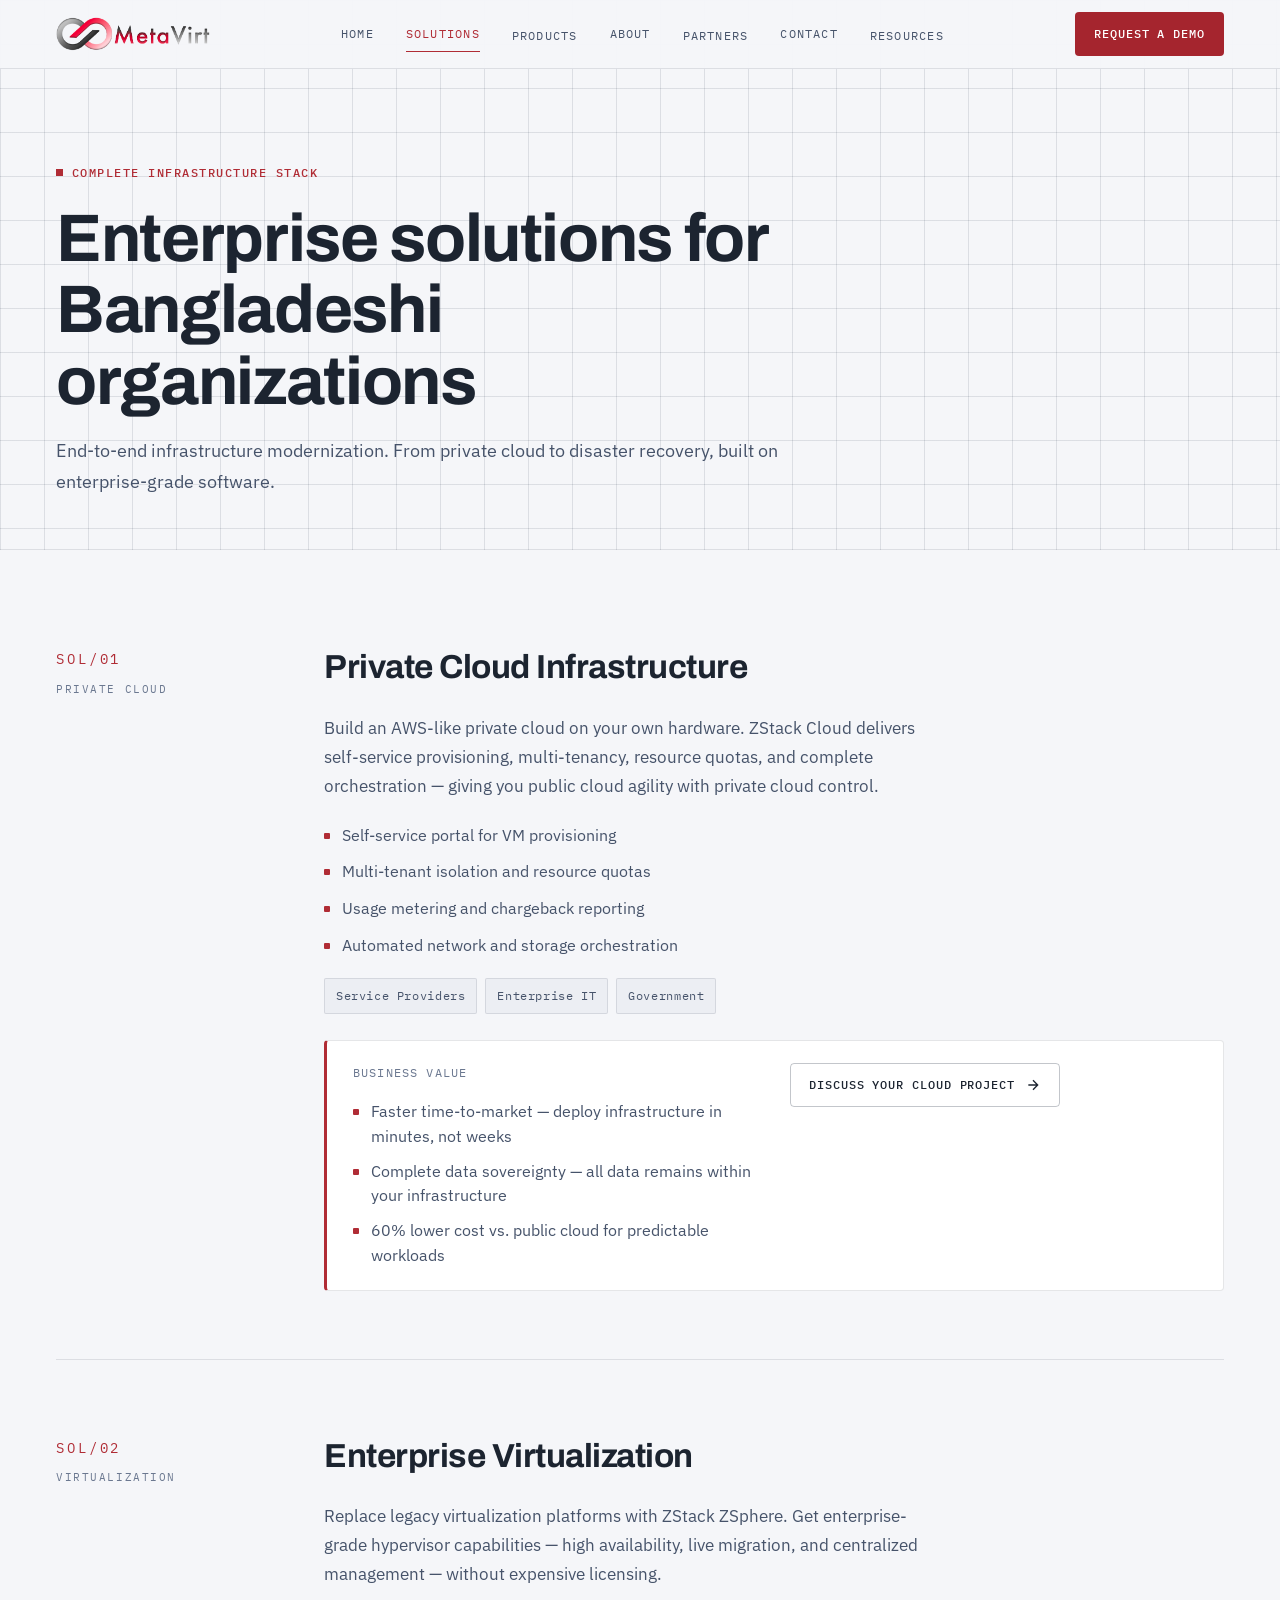
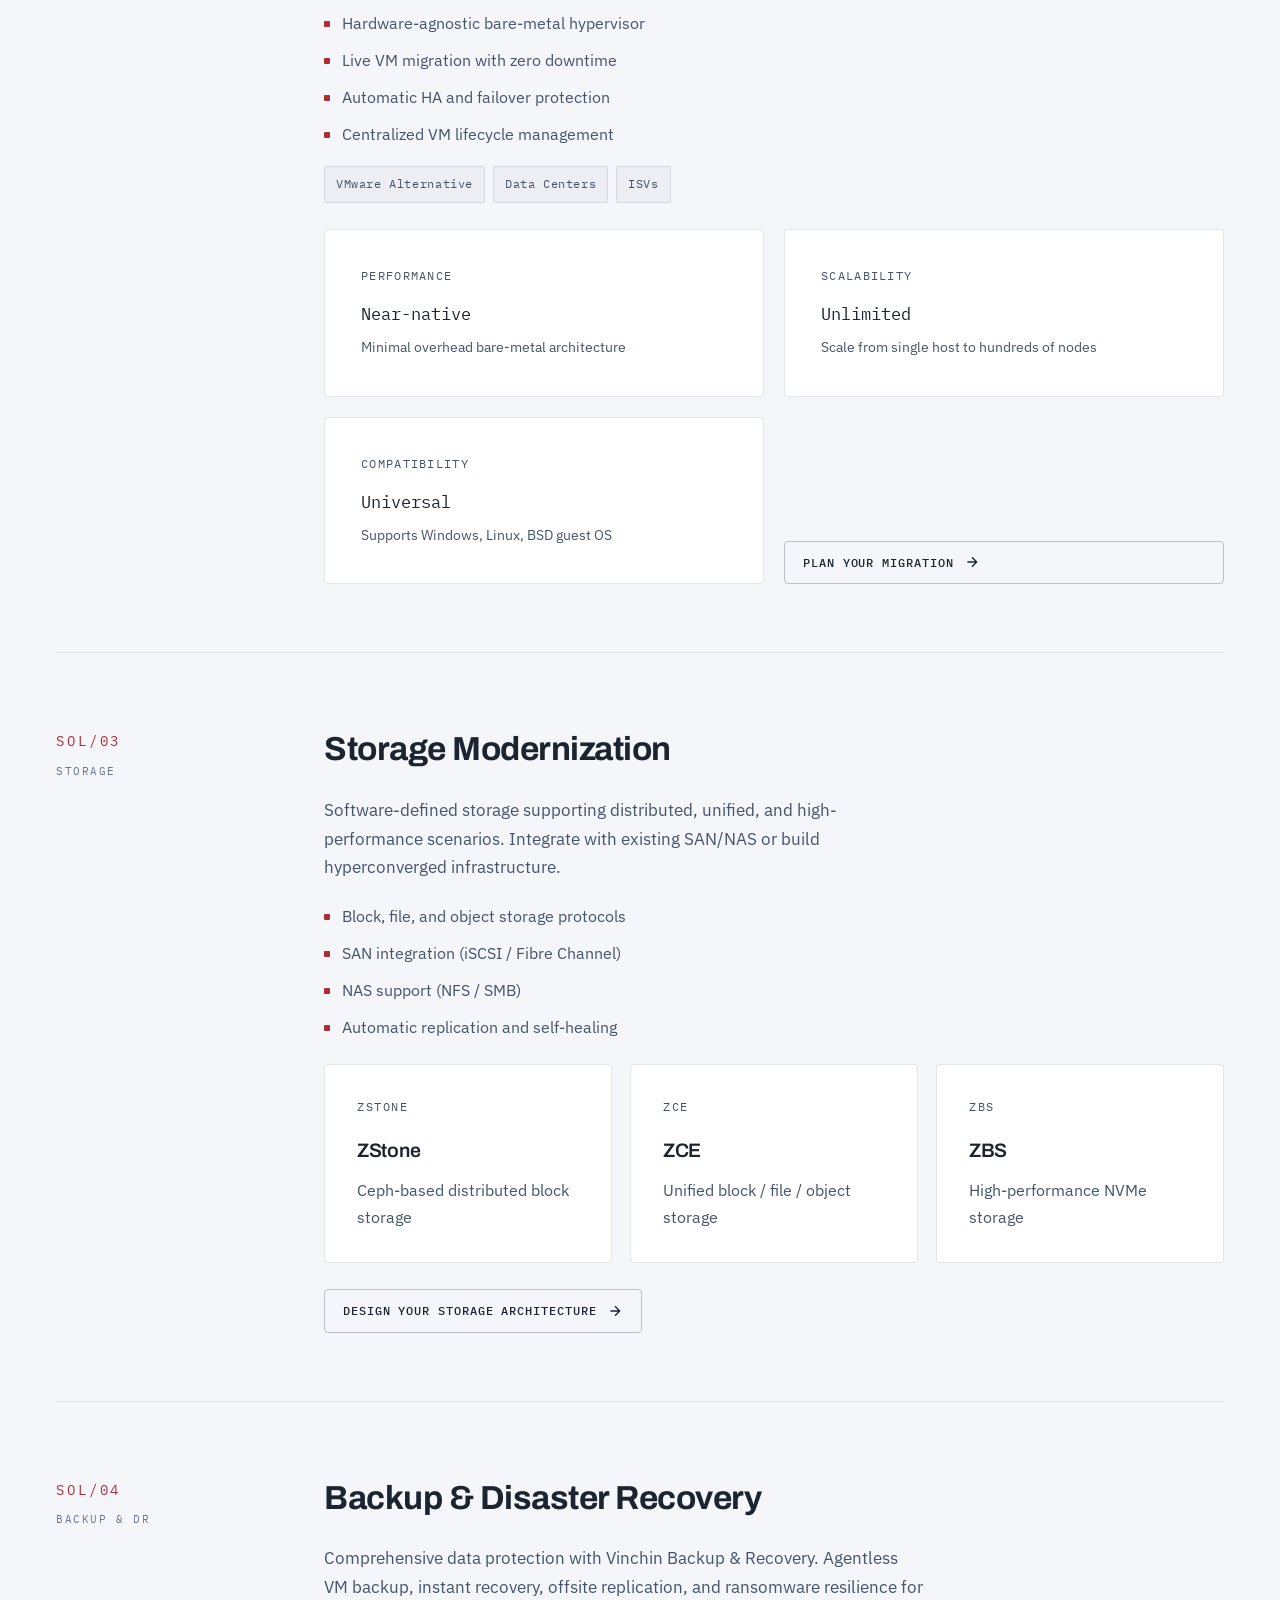
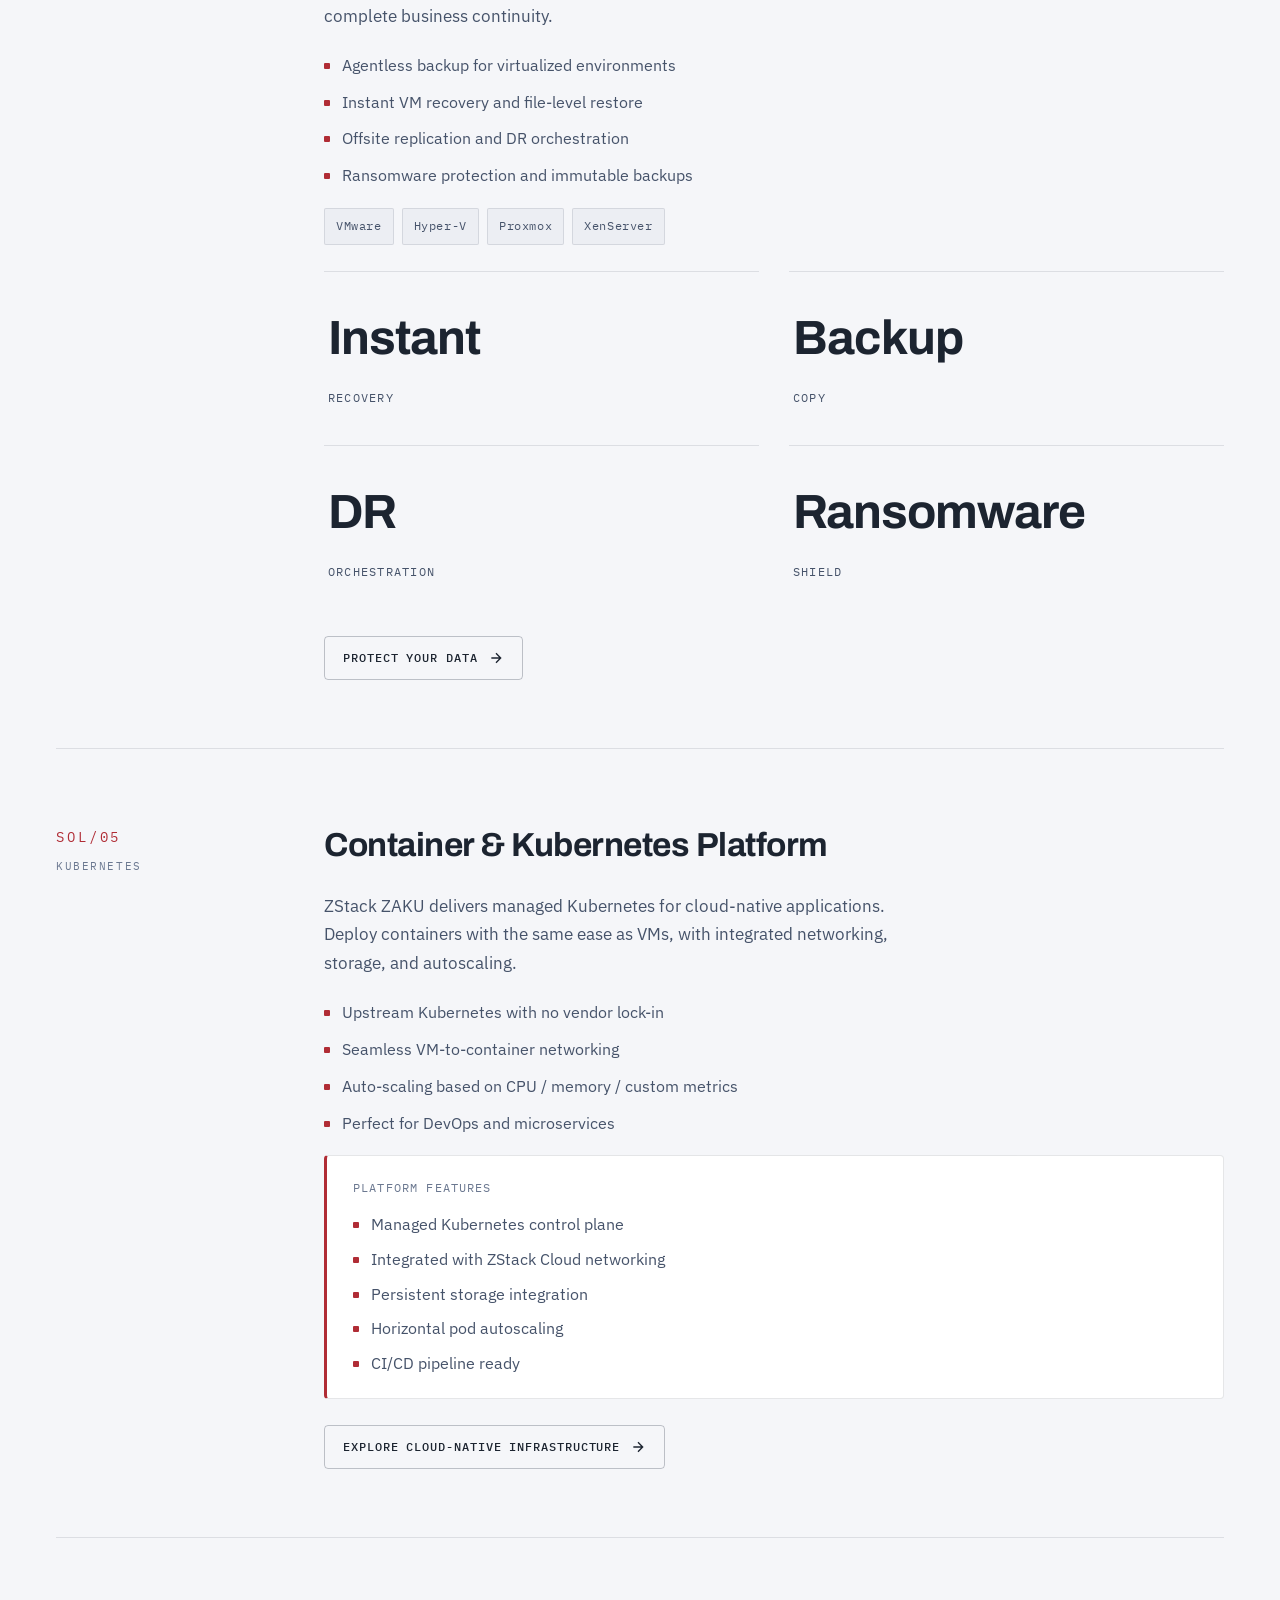
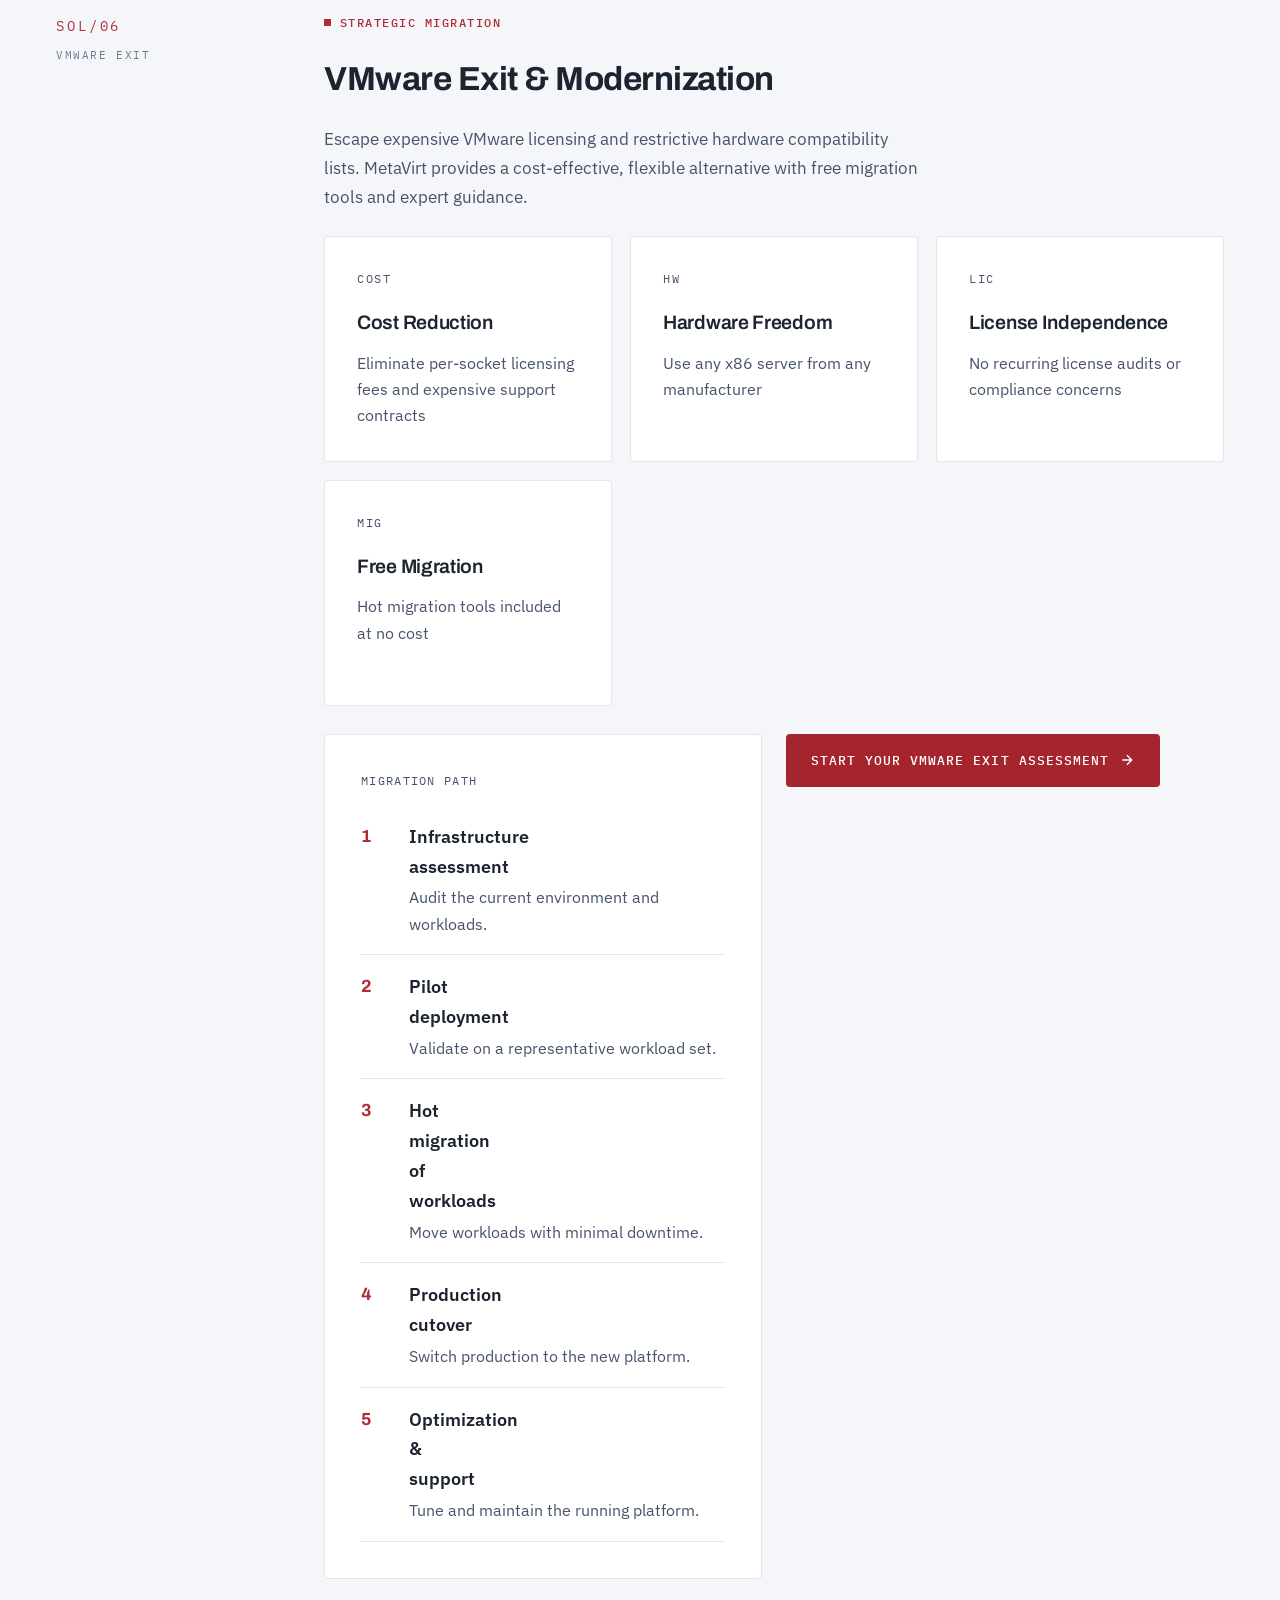
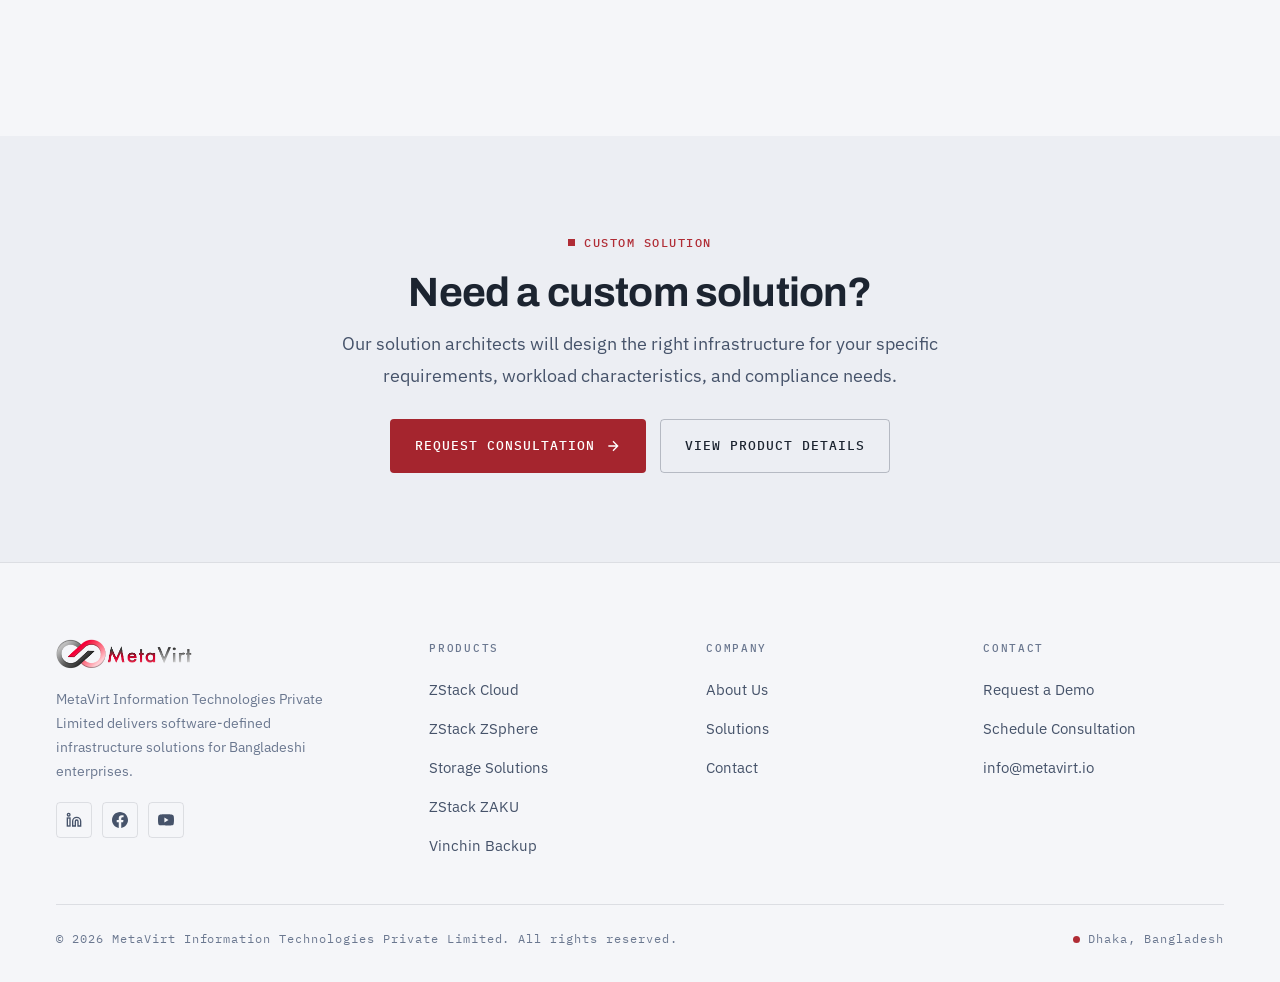
<file: solutions.html>
<!DOCTYPE html>
<html lang="en">
<head>
  <meta charset="UTF-8">
  <meta name="viewport" content="width=device-width, initial-scale=1.0">
  <title>Solutions — MetaVirt | Enterprise-grade Private Cloud</title>
  <meta name="description" content="Explore MetaVirt's comprehensive solutions: Private Cloud, Virtualization, Storage, Backup &amp; DR, Kubernetes, and VMware Exit strategies for Bangladeshi enterprises.">
  <link rel="preconnect" href="https://fonts.googleapis.com">
  <link rel="preconnect" href="https://fonts.gstatic.com" crossorigin>
  <link href="https://fonts.googleapis.com/css2?family=Archivo:wght@500;600;700;800&family=IBM+Plex+Mono:wght@400;500;600&family=IBM+Plex+Sans:wght@300;400;500;600&display=swap" rel="stylesheet">
  <link rel="stylesheet" href="styles.css">
  <link rel="icon" type="image/png" href="last.png">
</head>
<body>

  <header class="site-head">
    <div class="wrap site-head__bar">
      <a href="index.html" class="brand"><img src="last.png" alt="MetaVirt"></a>
      <nav class="nav-links" aria-label="Main">
        <a href="index.html" class="nav-link">Home</a>
        <a href="solutions.html" class="nav-link is-active">Solutions</a>
        <div class="dropdown">
          <a href="products.html" class="nav-link">Products</a>
          <div class="dropdown__menu">
            <a href="products.html#cloud">ZStack Cloud</a>
            <a href="products.html#zsphere">ZStack ZSphere</a>
            <a href="products.html#storage">Storage Solutions</a>
            <a href="products.html#zaku">ZStack ZAKU</a>
            <a href="products.html#vinchin">Vinchin Backup</a>
          </div>
        </div>
        <a href="about.html" class="nav-link">About</a>
        <div class="dropdown">
          <a href="partners.html" class="nav-link">Partners</a>
          <div class="dropdown__menu">
            <a href="partners.html#our-partners">Our Partners</a>
            <a href="partners.html#become-partner">Become a Partner</a>
          </div>
        </div>
        <a href="contact.html" class="nav-link">Contact</a>
        <div class="dropdown">
          <a href="resources.html" class="nav-link">Resources</a>
          <div class="dropdown__menu">
            <a href="resources.html#documentation">Product Documentation</a>
            <a href="resources.html#hardware">Hardware Compatibility</a>
            <a href="resources.html#guestos">Guest OS Support List</a>
          </div>
        </div>
      </nav>
      <a href="contact.html" class="btn btn--primary btn--sm nav-cta">Request a Demo</a>
      <button class="nav-toggle" id="nav-toggle" aria-label="Menu" aria-expanded="false">
        <svg viewBox="0 0 24 24" fill="none" stroke="currentColor" stroke-width="2"><path d="M4 6h16M4 12h16M4 18h16"/></svg>
      </button>
    </div>
    <div class="mobile-menu" id="mobile-menu">
      <a href="index.html">Home</a>
      <a href="solutions.html">Solutions</a>
      <span class="grp">Products</span>
      <a href="products.html">All Products</a>
      <a href="products.html#cloud">ZStack Cloud</a>
      <a href="products.html#zsphere">ZStack ZSphere</a>
      <a href="products.html#storage">Storage Solutions</a>
      <a href="products.html#zaku">ZStack ZAKU</a>
      <a href="products.html#vinchin">Vinchin Backup</a>
      <span class="grp">Company</span>
      <a href="about.html">About</a>
      <a href="partners.html">Partners</a>
      <a href="contact.html">Contact</a>
      <span class="grp">Resources</span>
      <a href="resources.html">All Resources</a>
      <a href="resources.html#documentation">Product Documentation</a>
      <a href="resources.html#hardware">Hardware Compatibility</a>
      <a href="resources.html#guestos">Guest OS Support List</a>
      <a href="contact.html" style="color: var(--accent)">Request a Demo</a>
    </div>
  </header>

  <main>
    <section class="page-head bg-grid">
      <div class="wrap">
        <span class="eyebrow">Complete Infrastructure Stack</span>
        <h1 class="display display--hero" style="max-width: 18ch">Enterprise solutions for Bangladeshi organizations</h1>
        <p class="lede">
          End-to-end infrastructure modernization. From private cloud to disaster recovery, built on enterprise-grade software.
        </p>
      </div>
    </section>

    <section class="section">
      <div class="wrap">

        <!-- 01 Private Cloud -->
        <article class="sol rv">
          <div class="sol__label"><i>SOL/01</i>Private Cloud</div>
          <div>
            <h3>Private Cloud Infrastructure</h3>
            <p>
              Build an AWS-like private cloud on your own hardware. ZStack Cloud delivers self-service provisioning,
              multi-tenancy, resource quotas, and complete orchestration — giving you public cloud agility with private
              cloud control.
            </p>
            <ul class="ticks" style="margin: 22px 0 20px">
              <li>Self-service portal for VM provisioning</li>
              <li>Multi-tenant isolation and resource quotas</li>
              <li>Usage metering and chargeback reporting</li>
              <li>Automated network and storage orchestration</li>
            </ul>
            <div class="chips" style="margin-bottom: 26px">
              <span class="chip">Service Providers</span>
              <span class="chip">Enterprise IT</span>
              <span class="chip">Government</span>
            </div>
            <div class="panel panel--accent" style="padding: 22px 26px">
              <div class="grid-2" style="gap: 18px 30px; align-items: start">
                <div>
                  <p class="mono" style="font-size: 0.72rem; letter-spacing: 0.1em; text-transform: uppercase; color: var(--dim); margin-bottom: 16px">Business Value</p>
                  <ul class="ticks" style="gap: 10px">
                    <li>Faster time-to-market &mdash; deploy infrastructure in minutes, not weeks</li>
                    <li>Complete data sovereignty &mdash; all data remains within your infrastructure</li>
                    <li>60% lower cost vs. public cloud for predictable workloads</li>
                  </ul>
                </div>
                <a href="contact.html" class="btn btn--ghost btn--sm" style="justify-self: start">
                  Discuss your cloud project
                  <svg viewBox="0 0 24 24" fill="none" stroke="currentColor" stroke-width="2"><path d="M5 12h14M12 5l7 7-7 7"/></svg>
                </a>
              </div>
            </div>
          </div>
        </article>

        <!-- 02 Virtualization -->
        <article class="sol rv">
          <div class="sol__label"><i>SOL/02</i>Virtualization</div>
          <div>
            <h3>Enterprise Virtualization</h3>
            <p>
              Replace legacy virtualization platforms with ZStack ZSphere. Get enterprise-grade hypervisor capabilities —
              high availability, live migration, and centralized management — without expensive licensing.
            </p>
            <ul class="ticks" style="margin: 22px 0 20px">
              <li>Hardware-agnostic bare-metal hypervisor</li>
              <li>Live VM migration with zero downtime</li>
              <li>Automatic HA and failover protection</li>
              <li>Centralized VM lifecycle management</li>
            </ul>
            <div class="chips" style="margin-bottom: 26px">
              <span class="chip">VMware Alternative</span>
              <span class="chip">Data Centers</span>
              <span class="chip">ISVs</span>
            </div>
            <div class="grid-2" style="gap: 20px">
              <div class="panel"><span class="kicker">Performance</span><p class="mono" style="color: var(--text)">Near-native</p><p style="color: var(--muted); font-size: 0.9rem; margin: 6px 0 0">Minimal overhead bare-metal architecture</p></div>
              <div class="panel"><span class="kicker">Scalability</span><p class="mono" style="color: var(--text)">Unlimited</p><p style="color: var(--muted); font-size: 0.9rem; margin: 6px 0 0">Scale from single host to hundreds of nodes</p></div>
              <div class="panel"><span class="kicker">Compatibility</span><p class="mono" style="color: var(--text)">Universal</p><p style="color: var(--muted); font-size: 0.9rem; margin: 6px 0 0">Supports Windows, Linux, BSD guest OS</p></div>
              <a href="contact.html" class="btn btn--ghost btn--sm" style="align-self: end">
                Plan your migration
                <svg viewBox="0 0 24 24" fill="none" stroke="currentColor" stroke-width="2"><path d="M5 12h14M12 5l7 7-7 7"/></svg>
              </a>
            </div>
          </div>
        </article>

        <!-- 03 Storage -->
        <article class="sol rv">
          <div class="sol__label"><i>SOL/03</i>Storage</div>
          <div>
            <h3>Storage Modernization</h3>
            <p>
              Software-defined storage supporting distributed, unified, and high-performance scenarios. Integrate with
              existing SAN/NAS or build hyperconverged infrastructure.
            </p>
            <ul class="ticks" style="margin: 22px 0 20px">
              <li>Block, file, and object storage protocols</li>
              <li>SAN integration (iSCSI / Fibre Channel)</li>
              <li>NAS support (NFS / SMB)</li>
              <li>Automatic replication and self-healing</li>
            </ul>
            <div class="feature-grid" style="margin: 24px 0 26px">
              <div class="feature"><div class="feature__num">ZSTONE</div><h3>ZStone</h3><p>Ceph-based distributed block storage</p></div>
              <div class="feature"><div class="feature__num">ZCE</div><h3>ZCE</h3><p>Unified block / file / object storage</p></div>
              <div class="feature"><div class="feature__num">ZBS</div><h3>ZBS</h3><p>High-performance NVMe storage</p></div>
            </div>
            <a href="contact.html" class="btn btn--ghost btn--sm">
              Design your storage architecture
              <svg viewBox="0 0 24 24" fill="none" stroke="currentColor" stroke-width="2"><path d="M5 12h14M12 5l7 7-7 7"/></svg>
            </a>
          </div>
        </article>

        <!-- 04 Backup & DR -->
        <article class="sol rv">
          <div class="sol__label"><i>SOL/04</i>Backup &amp; DR</div>
          <div>
            <h3>Backup &amp; Disaster Recovery</h3>
            <p>
              Comprehensive data protection with Vinchin Backup &amp; Recovery. Agentless VM backup, instant recovery,
              offsite replication, and ransomware resilience for complete business continuity.
            </p>
            <ul class="ticks" style="margin: 22px 0 20px">
              <li>Agentless backup for virtualized environments</li>
              <li>Instant VM recovery and file-level restore</li>
              <li>Offsite replication and DR orchestration</li>
              <li>Ransomware protection and immutable backups</li>
            </ul>
            <div class="chips" style="margin-bottom: 26px">
              <span class="chip">VMware</span>
              <span class="chip">Hyper-V</span>
              <span class="chip">Proxmox</span>
              <span class="chip">XenServer</span>
            </div>
            <div class="kpi-grid" style="grid-template-columns: repeat(2, 1fr); gap: 10px 30px; margin-bottom: 28px">
              <div class="kpi"><b>Instant</b><span>Recovery</span></div>
              <div class="kpi"><b>Backup</b><span>Copy</span></div>
              <div class="kpi"><b>DR</b><span>Orchestration</span></div>
              <div class="kpi"><b>Ransomware</b><span>Shield</span></div>
            </div>
            <a href="contact.html" class="btn btn--ghost btn--sm">
              Protect your data
              <svg viewBox="0 0 24 24" fill="none" stroke="currentColor" stroke-width="2"><path d="M5 12h14M12 5l7 7-7 7"/></svg>
            </a>
          </div>
        </article>

        <!-- 05 Kubernetes -->
        <article class="sol rv">
          <div class="sol__label"><i>SOL/05</i>Kubernetes</div>
          <div>
            <h3>Container &amp; Kubernetes Platform</h3>
            <p>
              ZStack ZAKU delivers managed Kubernetes for cloud-native applications. Deploy containers with the same
              ease as VMs, with integrated networking, storage, and autoscaling.
            </p>
            <ul class="ticks" style="margin: 22px 0 20px">
              <li>Upstream Kubernetes with no vendor lock-in</li>
              <li>Seamless VM-to-container networking</li>
              <li>Auto-scaling based on CPU / memory / custom metrics</li>
              <li>Perfect for DevOps and microservices</li>
            </ul>
            <div class="panel panel--accent" style="padding: 22px 26px">
              <p class="mono" style="font-size: 0.72rem; letter-spacing: 0.1em; text-transform: uppercase; color: var(--dim); margin-bottom: 14px">Platform Features</p>
              <ul class="ticks" style="gap: 10px">
                <li>Managed Kubernetes control plane</li>
                <li>Integrated with ZStack Cloud networking</li>
                <li>Persistent storage integration</li>
                <li>Horizontal pod autoscaling</li>
                <li>CI/CD pipeline ready</li>
              </ul>
            </div>
            <a href="contact.html" class="btn btn--ghost btn--sm" style="margin-top: 26px">
              Explore cloud-native infrastructure
              <svg viewBox="0 0 24 24" fill="none" stroke="currentColor" stroke-width="2"><path d="M5 12h14M12 5l7 7-7 7"/></svg>
            </a>
          </div>
        </article>

        <!-- 06 VMware Exit -->
        <article class="sol rv">
          <div class="sol__label"><i>SOL/06</i>VMware Exit</div>
          <div>
            <span class="eyebrow">Strategic Migration</span>
            <h3 style="margin-top: 16px">VMware Exit &amp; Modernization</h3>
            <p>
              Escape expensive VMware licensing and restrictive hardware compatibility lists. MetaVirt provides a
              cost-effective, flexible alternative with free migration tools and expert guidance.
            </p>
            <div class="feature-grid" style="margin: 24px 0 28px">
              <div class="feature"><div class="feature__num">COST</div><h3>Cost Reduction</h3><p>Eliminate per-socket licensing fees and expensive support contracts</p></div>
              <div class="feature"><div class="feature__num">HW</div><h3>Hardware Freedom</h3><p>Use any x86 server from any manufacturer</p></div>
              <div class="feature"><div class="feature__num">LIC</div><h3>License Independence</h3><p>No recurring license audits or compliance concerns</p></div>
              <div class="feature"><div class="feature__num">MIG</div><h3>Free Migration</h3><p>Hot migration tools included at no cost</p></div>
            </div>

            <div class="grid-2" style="gap: 24px; align-items: start">
              <div class="panel">
                <span class="kicker">Migration Path</span>
                <div class="steps">
                  <div class="step"><b>1</b><div><b class="nm">Infrastructure assessment</b><p>Audit the current environment and workloads.</p></div></div>
                  <div class="step"><b>2</b><div><b class="nm">Pilot deployment</b><p>Validate on a representative workload set.</p></div></div>
                  <div class="step"><b>3</b><div><b class="nm">Hot migration of workloads</b><p>Move workloads with minimal downtime.</p></div></div>
                  <div class="step"><b>4</b><div><b class="nm">Production cutover</b><p>Switch production to the new platform.</p></div></div>
                  <div class="step"><b>5</b><div><b class="nm">Optimization &amp; support</b><p>Tune and maintain the running platform.</p></div></div>
                </div>
              </div>
              <a href="contact.html" class="btn btn--primary" style="justify-self: start">
                Start your VMware exit assessment
                <svg viewBox="0 0 24 24" fill="none" stroke="currentColor" stroke-width="2"><path d="M5 12h14M12 5l7 7-7 7"/></svg>
              </a>
            </div>
          </div>
        </article>

      </div>
    </section>

    <section class="section section--soft" style="text-align: center">
      <div class="wrap">
        <div class="rv">
          <span class="eyebrow" style="justify-content: center">Custom Solution</span>
          <h2 class="display display--sec" style="margin: 16px auto 14px; max-width: 20ch">Need a custom solution?</h2>
          <p class="lede" style="margin: 0 auto 28px">
            Our solution architects will design the right infrastructure for your specific requirements, workload
            characteristics, and compliance needs.
          </p>
          <div style="display: flex; gap: 14px; justify-content: center; flex-wrap: wrap">
            <a href="contact.html" class="btn btn--primary">
              Request Consultation
              <svg viewBox="0 0 24 24" fill="none" stroke="currentColor" stroke-width="2"><path d="M5 12h14M12 5l7 7-7 7"/></svg>
            </a>
            <a href="products.html" class="btn btn--ghost">View Product Details</a>
          </div>
        </div>
      </div>
    </section>
  </main>

  <footer class="site-foot">
    <div class="wrap">
      <div class="foot-grid">
        <div class="foot-brand">
          <img src="last.png" alt="MetaVirt">
          <p>MetaVirt Information Technologies Private Limited delivers software-defined infrastructure solutions for Bangladeshi enterprises.</p>
          <div class="foot-social">
            <a href="#" aria-label="LinkedIn"><svg viewBox="0 0 24 24" fill="none" stroke="currentColor" stroke-width="2"><path d="M16 8a6 6 0 0 1 6 6v7h-4v-7a2 2 0 0 0-2-2 2 2 0 0 0-2 2v7h-4v-7a6 6 0 0 1 6-6z"/><rect x="2" y="9" width="4" height="12"/><circle cx="4" cy="4" r="2"/></svg></a>
            <a href="#" aria-label="Facebook"><svg viewBox="0 0 24 24" fill="currentColor"><path d="M24 12.073c0-6.627-5.373-12-12-12s-12 5.373-12 12c0 5.99 4.388 10.954 10.125 11.854v-8.385H7.078v-3.47h3.047V9.43c0-3.007 1.792-4.669 4.533-4.669 1.312 0 2.686.235 2.686.235v2.953H15.83c-1.491 0-1.956.925-1.956 1.874v2.25h3.328l-.532 3.47h-2.796v8.385C19.612 23.027 24 18.062 24 12.073z"/></svg></a>
            <a href="#" aria-label="YouTube"><svg viewBox="0 0 24 24" fill="currentColor"><path d="M23.498 6.186a3.016 3.016 0 0 0-2.122-2.136C19.505 3.545 12 3.545 12 3.545s-7.505 0-9.377.505A3.017 3.017 0 0 0 .502 6.186C0 8.07 0 12 0 12s0 3.93.502 5.814a3.016 3.016 0 0 0 2.122 2.136c1.871.505 9.376.505 9.376.505s7.505 0 9.377-.505a3.015 3.015 0 0 0 2.122-2.136C24 15.93 24 12 24 12s0-3.93-.502-5.814zM9.545 15.568V8.432L15.818 12l-6.273 3.568z"/></svg></a>
          </div>
        </div>
        <div class="foot-col">
          <h5>Products</h5>
          <ul>
            <li><a href="products.html#cloud">ZStack Cloud</a></li>
            <li><a href="products.html#zsphere">ZStack ZSphere</a></li>
            <li><a href="products.html#storage">Storage Solutions</a></li>
            <li><a href="products.html#zaku">ZStack ZAKU</a></li>
            <li><a href="products.html#vinchin">Vinchin Backup</a></li>
          </ul>
        </div>
        <div class="foot-col">
          <h5>Company</h5>
          <ul>
            <li><a href="about.html">About Us</a></li>
            <li><a href="solutions.html">Solutions</a></li>
            <li><a href="contact.html">Contact</a></li>
          </ul>
        </div>
        <div class="foot-col">
          <h5>Contact</h5>
          <ul>
            <li><a href="contact.html">Request a Demo</a></li>
            <li><a href="contact.html">Schedule Consultation</a></li>
            <li><a href="mailto:info@metavirt.io">info@metavirt.io</a></li>
          </ul>
        </div>
      </div>
      <div class="foot-base">
        <span>© 2026 MetaVirt Information Technologies Private Limited. All rights reserved.</span>
        <span class="live"><i></i> Dhaka, Bangladesh</span>
      </div>
    </div>
  </footer>

  <script src="app.js"></script>
</body>
</html>
</file>
<file: styles.css>
/* ============================================================
   MetaVirt — operations console design system
   Palette from the brand: steel gray + deep crimson. Higher
   text contrast for readability, lighter surfaces, calmer
   ornament (fewer squares, more whitespace). No gradients,
   no glass, no glow blobs — except the 3D rack, which is the
   one place the brand lets itself be a machine.
   ============================================================ */

:root {
  --bg:        #14171e;   /* ink — soft charcoal */
  --bg-soft:   #181c25;
  --panel:     #1e2330;   /* raised surface — steel */
  --panel-2:   #262d3d;
  --line:      rgba(186, 196, 218, 0.14);
  --line-strong: rgba(186, 196, 218, 0.30);
  --text:      #f1f3fa;   /* bone — bright for contrast */
  --muted:     #abb6ca;   /* readable secondary */
  --dim:       #828ea6;   /* tertiary */
  --accent:    #de545b;   /* brand crimson — on-dark text/labels */
  --accent-deep:#a5252e;  /* dark red — fills, buttons */
  --accent-bright:#f26a70;/* hover */
  --accent-ink:#ffffff;   /* text on red fills */
  --accent-dim: rgba(222, 84, 91, 0.14);
  --ok:        #5bd98a;
  --warn:      #f0b360;

  --font-display: "Archivo", "Helvetica Neue", Arial, sans-serif;
  --font-body:    "IBM Plex Sans", system-ui, sans-serif;
  --font-mono:    "IBM Plex Mono", ui-monospace, "SF Mono", monospace;

  --radius: 4px;
  --gutter: clamp(20px, 4.5vw, 56px);
  --wrap:   1440px;
  --header-h: 68px;
}

*, *::before, *::after { box-sizing: border-box; }

html { scroll-behavior: smooth; }

body {
  margin: 0;
  background: var(--bg);
  color: var(--text);
  font-family: var(--font-body);
  font-size: 17px;
  line-height: 1.7;
  -webkit-font-smoothing: antialiased;
  text-rendering: optimizeLegibility;
}

::selection { background: var(--accent-deep); color: #fff; }

img { max-width: 100%; display: block; }
a { color: inherit; text-decoration: none; }
ul, ol { margin: 0; padding: 0; list-style: none; }
h1, h2, h3, h4, p, figure { margin: 0; }

:focus-visible {
  outline: 2px solid var(--accent);
  outline-offset: 3px;
  border-radius: 2px;
}

/* ---------- layout helpers ---------- */
.wrap {
  width: 100%;
  max-width: var(--wrap);
  margin-inline: auto;
  padding-inline: var(--gutter);
}

.section { padding-block: clamp(56px, 7vw, 96px); }
.section--tight { padding-block: clamp(36px, 5vw, 60px); }
.section--soft { background: var(--bg-soft); }

.rule {
  height: 1px;
  border: 0;
  background: var(--line);
  margin: 0;
}

.grid-2 { display: grid; grid-template-columns: 1fr; gap: clamp(28px, 4vw, 56px); }
@media (min-width: 880px) { .grid-2 { grid-template-columns: 1fr 1fr; align-items: start; } }

.bg-grid {
  background-image:
    linear-gradient(var(--line) 1px, transparent 1px),
    linear-gradient(90deg, var(--line) 1px, transparent 1px);
  background-size: 44px 44px;
}

/* ---------- type ---------- */
.eyebrow {
  display: inline-flex;
  align-items: center;
  gap: 9px;
  font-family: var(--font-mono);
  font-size: 0.78rem;
  font-weight: 500;
  letter-spacing: 0.12em;
  text-transform: uppercase;
  color: var(--accent);
}
.eyebrow::before {
  content: "";
  width: 7px;
  height: 7px;
  background: var(--accent);
  flex: none;
}

.display {
  font-family: var(--font-display);
  font-weight: 700;
  line-height: 1.06;
  letter-spacing: -0.02em;
  color: var(--text);
}
.display--hero { font-size: clamp(2.4rem, 5.4vw, 4.2rem); }
.display--sec  { font-size: clamp(1.7rem, 3.2vw, 2.6rem); }

.lede {
  color: var(--muted);
  font-size: clamp(1.02rem, 1.4vw, 1.18rem);
  line-height: 1.75;
  max-width: 64ch;
}

.mono { font-family: var(--font-mono); }

.sec-head { margin-bottom: clamp(28px, 4vw, 48px); max-width: 820px; }
.sec-head .eyebrow { margin-bottom: 18px; }
.sec-head h2 { margin-top: 0; }
.sec-head .lede { margin-top: 22px; }

/* ---------- buttons ---------- */
.btn {
  display: inline-flex;
  align-items: center;
  gap: 10px;
  font-family: var(--font-mono);
  font-size: 0.8rem;
  font-weight: 500;
  letter-spacing: 0.08em;
  text-transform: uppercase;
  padding: 15px 24px;
  border: 1px solid transparent;
  border-radius: var(--radius);
  cursor: pointer;
  transition: transform 0.18s ease, border-color 0.18s ease, background 0.18s ease, color 0.18s ease;
  white-space: nowrap;
}
.btn svg { width: 16px; height: 16px; flex: none; transition: transform 0.18s ease; }
.btn:hover svg { transform: translateX(3px); }

.btn--primary { background: var(--accent-deep); color: #fff; }
.btn--primary:hover { transform: translateY(-1px); background: var(--accent); }

.btn--ghost { border-color: var(--line-strong); color: var(--text); }
.btn--ghost:hover { border-color: var(--accent); color: var(--accent); transform: translateY(-1px); }

.btn--sm { padding: 11px 18px; font-size: 0.72rem; }

/* ---------- header / nav ---------- */
.site-head {
  position: fixed;
  inset: 0 0 auto 0;
  z-index: 100;
  background: rgba(20, 23, 30, 0.97);
  border-bottom: 1px solid var(--line);
}
.site-head__bar {
  height: var(--header-h);
  display: flex;
  align-items: center;
  justify-content: space-between;
  gap: 24px;
}
.brand { display: inline-flex; align-items: center; gap: 12px; }
.brand img { height: 34px; width: auto; }

.nav-links { display: none; align-items: center; gap: 4px; }
@media (min-width: 900px) { .nav-links { display: flex; } }

.nav-link {
  position: relative;
  font-family: var(--font-mono);
  font-size: 0.76rem;
  letter-spacing: 0.1em;
  text-transform: uppercase;
  color: var(--muted);
  padding: 10px 14px;
  border-radius: var(--radius);
  transition: color 0.16s ease;
}
.nav-link:hover { color: var(--text); }
.nav-link.is-active { color: var(--accent); }
.nav-link.is-active::after {
  content: "";
  position: absolute;
  left: 14px; right: 14px; bottom: 2px;
  height: 1px;
  background: var(--accent);
}

.dropdown { position: relative; }
.dropdown__menu {
  position: absolute;
  top: calc(100% + 10px);
  left: 0;
  min-width: 232px;
  padding: 8px;
  background: var(--panel);
  border: 1px solid var(--line-strong);
  border-radius: var(--radius);
  box-shadow: 0 18px 40px rgba(0, 0, 0, 0.45);
  opacity: 0;
  visibility: hidden;
  transform: translateY(6px);
  transition: opacity 0.16s ease, transform 0.16s ease, visibility 0.16s;
}
.dropdown:hover .dropdown__menu,
.dropdown:focus-within .dropdown__menu { opacity: 1; visibility: visible; transform: translateY(0); }
.dropdown__menu a {
  display: block;
  font-family: var(--font-mono);
  font-size: 0.73rem;
  letter-spacing: 0.04em;
  color: var(--muted);
  padding: 10px 12px;
  border-radius: 2px;
  transition: background 0.14s ease, color 0.14s ease;
}
.dropdown__menu a:hover { background: var(--accent-dim); color: var(--accent); }

.nav-cta { display: none; }
@media (min-width: 900px) { .nav-cta { display: inline-flex; } }

.nav-toggle {
  display: inline-flex;
  align-items: center;
  justify-content: center;
  width: 42px; height: 42px;
  background: none;
  border: 1px solid var(--line-strong);
  border-radius: var(--radius);
  color: var(--text);
  cursor: pointer;
}
@media (min-width: 900px) { .nav-toggle { display: none; } }
.nav-toggle svg { width: 20px; height: 20px; }

.mobile-menu {
  display: none;
  background: var(--bg);
  border-top: 1px solid var(--line);
  padding: 18px var(--gutter) 30px;
}
.mobile-menu.is-open { display: block; }
.mobile-menu a, .mobile-menu span.grp {
  display: block;
  font-family: var(--font-mono);
  font-size: 0.8rem;
  letter-spacing: 0.08em;
  text-transform: uppercase;
  color: var(--text);
  padding: 11px 4px;
  border-bottom: 1px solid var(--line);
}
.mobile-menu span.grp {
  color: var(--dim);
  text-transform: uppercase;
  padding-top: 20px;
  border: 0;
  font-size: 0.66rem;
  letter-spacing: 0.18em;
}
.mobile-menu a[href*=".html"] { color: var(--muted); font-size: 0.74rem; padding-left: 14px; }
.mobile-menu a:hover { color: var(--accent); }

/* ---------- hero ---------- */
.hero {
  position: relative;
  min-height: 100vh;
  display: flex;
  align-items: center;
  padding: calc(var(--header-h) + clamp(44px, 8vh, 92px)) 0 clamp(52px, 9vh, 96px);
  overflow: hidden;
}
.hero__inner {
  display: grid;
  grid-template-columns: 1fr;
  gap: clamp(44px, 5vw, 64px);
  align-items: center;
  width: 100%;
}
@media (min-width: 960px) { .hero__inner { grid-template-columns: 1.02fr 0.98fr; } }

.hero h1 { margin: 22px 0 24px; }
.hero .lede { margin-bottom: 36px; }
.hero__cta { display: flex; flex-wrap: wrap; gap: 14px; margin-bottom: 48px; }

.stats {
  display: grid;
  grid-template-columns: repeat(2, 1fr);
  border-top: 1px solid var(--line);
  gap: 6px 24px;
}
@media (min-width: 720px) { .stats { grid-template-columns: repeat(4, 1fr); } }
.stat { padding: 20px 6px 4px; }
.stat b {
  display: block;
  font-family: var(--font-display);
  font-size: clamp(1.5rem, 2.6vw, 2.2rem);
  font-weight: 700;
  letter-spacing: -0.02em;
  color: var(--text);
  font-variant-numeric: tabular-nums;
}
.stat b em { font-style: normal; color: var(--accent); }
.stat span {
  display: block;
  margin-top: 6px;
  font-family: var(--font-mono);
  font-size: 0.78rem;
  letter-spacing: 0.09em;
  text-transform: uppercase;
  color: var(--muted);
}

/* ============================================================
   Isometric server rack (signature) — realistic build
   ============================================================ */
.rack-scene {
  position: relative;
  min-height: 500px;
  display: flex;
  flex-direction: column;
  align-items: center;
  justify-content: center;
  perspective: 1600px;
}
.rack {
  position: relative;
  width: 252px;
  height: 452px;
  transform-style: preserve-3d;
  transform: rotateX(-16deg) rotateY(-8deg);
  cursor: grab;
  touch-action: pan-y;
  user-select: none;
  -webkit-user-select: none;
}
.rack:active { cursor: grabbing; }
.rack__face { position: absolute; inset: 0; backface-visibility: hidden; }

/* front door */
.rack__front {
  transform: translateZ(60px);
  transform-style: preserve-3d;
  background: linear-gradient(180deg, #20263a, #1a2030);
  border: 1px solid rgba(186, 196, 218, 0.28);
  border-radius: 3px;
  padding: 9px;
  display: flex;
  flex-direction: column;
  gap: 7px;
}
.rack__label {
  display: flex;
  align-items: center;
  justify-content: space-between;
  font-family: var(--font-mono);
  font-size: 0.58rem;
  letter-spacing: 0.14em;
  color: var(--dim);
  height: 24px;
  padding: 0 2px;
}
.rack__label i { font-style: normal; color: var(--accent); }
.rack__leds { display: flex; gap: 5px; }
.rack__led {
  width: 5px; height: 5px;
  background: var(--accent);
  border-radius: 1px;
  animation: led 2.4s ease-in-out infinite;
}
.rack__led:nth-child(2) { animation-delay: 0.5s; }
.rack__led:nth-child(3) { animation-delay: 1.1s; }
.rack__led--idle { animation: none; opacity: 0.4; }
@keyframes led { 0%, 100% { opacity: 0.95; } 50% { opacity: 0.22; } }

/* a rack unit */
.rack__unit {
  position: relative;
  border: 1px solid rgba(186, 196, 218, 0.18);
  border-radius: 2px;
  background: linear-gradient(180deg, #262d3f, #1f2536);
  box-shadow: inset 0 1px 0 rgba(255, 255, 255, 0.05);
  overflow: visible;
  flex: none;
}
.rack__unit--switch { height: 48px; }
.rack__unit--server { height: 60px; }
.rack__unit--storage { height: 80px; }

/* staggered depth — servers mounted at different depths */
.rack__unit--d1 { transform: translateZ(12px); }
.rack__unit--d2 { transform: translateZ(24px); }
.rack__unit--d3 { transform: translateZ(38px); }

/* rack ears / rails */
.rack__ear {
  position: absolute;
  top: 5px; bottom: 5px;
  width: 9px;
  background: #22283c;
  border: 1px solid rgba(186, 196, 218, 0.24);
  border-radius: 2px;
}
.rack__ear--l { left: -11px; }
.rack__ear--r { right: -11px; }
.rack__ear::after {
  content: "";
  position: absolute;
  inset: 3px 2px;
  background: repeating-linear-gradient(180deg, rgba(186, 196, 218, 0.16) 0 3px, transparent 3px 8px);
}

/* unit meta row */
.rack__meta {
  display: flex;
  align-items: center;
  justify-content: space-between;
  font-family: var(--font-mono);
  font-size: 0.52rem;
  letter-spacing: 0.12em;
  color: var(--dim);
  padding: 5px 7px 3px;
}
.rack__meta b { font-weight: 500; color: var(--muted); }
.rack__unit-leds { display: flex; align-items: center; gap: 4px; }
.rack__unit-leds span { width: 4px; height: 4px; border-radius: 1px; background: #3a4358; }
.rack__unit-leds span.on { background: var(--accent); animation: led 3s ease-in-out infinite; }
.rack__unit-leds span.on:nth-child(2) { animation-delay: 0.7s; }
.rack__unit-leds span.on:nth-child(3) { animation-delay: 1.4s; }
.rack__unit-leds span.pw { background: var(--ok); animation: none; }

/* drive bays (2.5" cells) */
.rack__drives {
  display: grid;
  grid-template-columns: repeat(6, 1fr);
  gap: 3px;
  padding: 3px 7px 6px;
}
.rack__drives i {
  height: 12px;
  background: #161b29;
  border: 1px solid rgba(186, 196, 218, 0.12);
  border-radius: 1px;
}
.rack__drives i.on { background: #2b3449; border-color: rgba(186, 196, 218, 0.2); }

/* network switch ports */
.rack__ports {
  display: grid;
  grid-template-columns: repeat(8, 1fr);
  gap: 3px;
  padding: 4px 7px 6px;
}
.rack__ports i {
  height: 9px;
  background: #12161f;
  border: 1px solid rgba(186, 196, 218, 0.14);
  border-radius: 1px;
}
.rack__ports i.hot { background: var(--accent-deep); opacity: 0.9; }

/* blanking / vent plate */
.rack__vent {
  height: 11px;
  flex: none;
  border: 1px solid rgba(186, 196, 218, 0.12);
  border-radius: 2px;
  background: repeating-linear-gradient(90deg, #1b2130 0 3px, #161b29 3px 8px);
}

/* PDU */
.rack__pdu {
  height: 36px;
  flex: none;
  display: flex;
  align-items: center;
  justify-content: space-between;
  gap: 10px;
  padding: 0 9px;
  background: #191f2d;
  border: 1px solid rgba(186, 196, 218, 0.2);
  border-radius: 2px;
}
.rack__btn {
  width: 13px; height: 13px;
  border-radius: 2px;
  background: #12161f;
  border: 1px solid rgba(186, 196, 218, 0.24);
  box-shadow: inset 0 1px 0 rgba(255, 255, 255, 0.07);
}
.rack__btn.on { background: var(--accent-deep); box-shadow: none; }

/* enclosure top / sides — fan grille and rails */
.rack__top {
  transform: rotateX(90deg) translateZ(226px);
  background:
    repeating-linear-gradient(90deg, #1c2233 0 4px, #151a29 4px 9px);
  border: 1px solid rgba(186, 196, 218, 0.26);
  border-radius: 3px;
}
.rack__left {
  transform: rotateY(-90deg) translateZ(126px);
  background: linear-gradient(90deg, #151a29, #1a2030);
  border: 1px solid rgba(186, 196, 218, 0.22);
}
.rack__left::after, .rack__right::after {
  content: "";
  position: absolute;
  inset: 30px 8px;
  background: repeating-linear-gradient(180deg, rgba(186, 196, 218, 0.12) 0 3px, transparent 3px 10px);
}
.rack__right {
  transform: rotateY(90deg) translateZ(126px);
  background: linear-gradient(90deg, #1c2233, #151a29);
  border: 1px solid rgba(186, 196, 218, 0.22);
}

.rack__shadow {
  position: absolute;
  left: 50%;
  top: 50%;
  width: 430px;
  height: 430px;
  transform: translate(-50%, -36%);
  background: radial-gradient(closest-side, rgba(0, 0, 0, 0.55), transparent 70%);
  z-index: -1;
}
.rack-tag {
  margin-top: 40px;
  text-align: center;
  font-family: var(--font-mono);
  font-size: 0.7rem;
  letter-spacing: 0.16em;
  text-transform: uppercase;
  color: var(--dim);
}

@media (prefers-reduced-motion: reduce) {
  .rack__led, .rack__unit-leds span.on { animation: none; opacity: 0.5; }
  .rack { transition: none; }
}

/* ---------- console-window frame (dashboard screenshots) ---------- */
.console {
  border: 1px solid var(--line-strong);
  border-radius: var(--radius);
  background: var(--panel);
  overflow: hidden;
}
.console__bar {
  display: flex;
  align-items: center;
  gap: 8px;
  padding: 10px 14px;
  border-bottom: 1px solid var(--line);
  background: var(--bg-soft);
}
.console__dots { display: flex; gap: 5px; }
.console__dots i { width: 9px; height: 9px; border-radius: 50%; background: var(--line-strong); }
.console__dots i:first-child { background: var(--warn); }
.console__dots i:last-child { background: var(--accent); }
.console__url {
  margin-left: 8px;
  font-family: var(--font-mono);
  font-size: 0.64rem;
  letter-spacing: 0.06em;
  color: var(--dim);
}
.console img { width: 100%; display: block; }
.console figcaption {
  padding: 13px 16px;
  border-top: 1px solid var(--line);
  font-family: var(--font-mono);
  font-size: 0.7rem;
  letter-spacing: 0.12em;
  text-transform: uppercase;
  color: var(--muted);
}

/* ---------- product directory rows ---------- */
.prod-list { border-top: 1px solid var(--line); }
.prod-row {
  display: grid;
  grid-template-columns: 1fr;
  gap: 6px 28px;
  padding: clamp(22px, 3vw, 32px) 4px;
  border-bottom: 1px solid var(--line);
}
@media (min-width: 860px) { .prod-row { grid-template-columns: 160px 210px 1fr 130px; align-items: baseline; } }
.prod-row h3 { font-family: var(--font-display); font-weight: 700; font-size: 1.4rem; letter-spacing: -0.01em; }
.prod-row h3 a { color: var(--text); transition: color 0.15s ease; }
.prod-row:hover h3 a { color: var(--accent); }
.prod-row__tag { font-family: var(--font-mono); font-size: 0.78rem; letter-spacing: 0.08em; text-transform: uppercase; color: var(--accent); }
.prod-row p { color: var(--muted); font-size: 0.98rem; line-height: 1.6; }
.prod-row__link {
  font-family: var(--font-mono);
  font-size: 0.78rem;
  letter-spacing: 0.1em;
  text-transform: uppercase;
  color: var(--muted);
  display: inline-flex;
  align-items: center;
  gap: 8px;
  justify-self: start;
  transition: color 0.15s ease;
}
.prod-row:hover .prod-row__link { color: var(--accent); }
.prod-row__link svg { width: 14px; height: 14px; }

/* ---------- solutions editorial rows ---------- */
.sol { border-top: 1px solid var(--line); padding-block: clamp(44px, 6vw, 68px); }
.sol:first-of-type { border-top: 0; padding-top: 0; }
@media (min-width: 900px) {
  .sol { display: grid; grid-template-columns: 220px 1fr; gap: 48px; }
}
.sol__label {
  font-family: var(--font-mono);
  font-size: 0.7rem;
  letter-spacing: 0.14em;
  text-transform: uppercase;
  color: var(--dim);
  padding-top: 8px;
}
.sol__label i {
  font-style: normal;
  display: block;
  color: var(--accent);
  margin-bottom: 8px;
  font-size: 0.9rem;
  letter-spacing: 0.2em;
}
.sol h3 { font-family: var(--font-display); font-weight: 700; font-size: clamp(1.5rem, 2.6vw, 2.2rem); letter-spacing: -0.015em; margin-bottom: 18px; }
.sol h3 + p, .sol .sol__body > p { color: var(--muted); line-height: 1.7; max-width: 60ch; }

/* ---------- panels & cards ---------- */
.panel {
  background: var(--panel);
  border: 1px solid var(--line);
  border-radius: var(--radius);
  padding: clamp(24px, 3vw, 36px);
}
.panel--accent { border-left: 3px solid var(--accent); }
.panel h4 { font-family: var(--font-display); font-weight: 600; font-size: 1.1rem; margin-bottom: 16px; }
.panel .kicker {
  font-family: var(--font-mono);
  font-size: 0.74rem;
  letter-spacing: 0.11em;
  text-transform: uppercase;
  color: var(--muted);
  display: block;
  margin-bottom: 14px;
}

.feature-grid { display: grid; grid-template-columns: 1fr; gap: 18px; }
@media (min-width: 680px) { .feature-grid { grid-template-columns: 1fr 1fr; } }
@media (min-width: 1000px) {
  .feature-grid { grid-template-columns: 1fr 1fr 1fr; grid-auto-rows: minmax(0, 1fr); }
  .feature-grid .feature--lead { grid-column: span 2; }
}
.feature {
  background: var(--panel);
  border: 1px solid var(--line);
  border-radius: var(--radius);
  padding: clamp(24px, 2.6vw, 32px);
  transition: border-color 0.18s ease, transform 0.18s ease;
}
.feature:hover { border-color: var(--line-strong); transform: translateY(-2px); }
.feature__num {
  font-family: var(--font-mono);
  font-size: 0.72rem;
  letter-spacing: 0.14em;
  color: var(--muted);
  margin-bottom: 18px;
}
.feature h3 { font-family: var(--font-display); font-weight: 600; font-size: 1.22rem; margin-bottom: 10px; }
.feature p { color: var(--muted); font-size: 0.97rem; line-height: 1.66; }

/* compact feature cards (no wasted vertical space) */
.feature-grid--tight { gap: 14px; }
@media (min-width: 980px) { .feature-grid--tight { grid-template-columns: 1fr 1fr 1fr; } }
.feature--compact { padding: 24px 26px; }
.feature--compact .feature__num { margin-bottom: 12px; font-size: 0.64rem; }
.feature--compact h3 { font-size: 1.12rem; margin-bottom: 6px; }
.feature--compact p { font-size: 0.94rem; line-height: 1.55; color: var(--muted); }

/* solution highlight cards (readable, even sizing, no underline glitch) */
.sol-grid { display: grid; grid-template-columns: 1fr; gap: 14px; }
@media (min-width: 640px) { .sol-grid { grid-template-columns: 1fr 1fr; } }
@media (min-width: 980px) { .sol-grid { grid-template-columns: 1fr 1fr 1fr; } }
.sol-card {
  display: block;
  background: var(--panel);
  border: 1px solid var(--line);
  border-radius: var(--radius);
  padding: 22px 24px;
  transition: border-color 0.18s ease, transform 0.18s ease;
  text-decoration: none;
}
.sol-card:hover { border-color: var(--accent); transform: translateY(-2px); }
.sol-card h3 { font-family: var(--font-display); font-weight: 600; font-size: 1.05rem; color: var(--text); margin-bottom: 6px; }
.sol-card p { color: var(--muted); font-size: 0.9rem; line-height: 1.5; }

.ticks { display: grid; gap: 12px; }
.ticks li {
  display: flex;
  gap: 12px;
  align-items: baseline;
  color: var(--muted);
  font-size: 0.97rem;
  line-height: 1.6;
}
.ticks li::before {
  content: "";
  flex: none;
  width: 6px; height: 6px;
  transform: translateY(-2px);
  background: var(--accent);
  border-radius: 1px;
}
.ticks--warn li::before { background: var(--warn); }

.chips { display: flex; flex-wrap: wrap; gap: 8px; }
.chip {
  font-family: var(--font-mono);
  font-size: 0.76rem;
  letter-spacing: 0.05em;
  color: var(--muted);
  border: 1px solid var(--line);
  border-radius: 2px;
  padding: 7px 11px;
  background: var(--bg-soft);
}
.chip--accent { color: var(--accent); border-color: var(--accent-dim); background: var(--accent-dim); }

.kpi { padding: 26px 4px; border-top: 1px solid var(--line); }
.kpi b {
  display: block;
  font-family: var(--font-display);
  font-weight: 700;
  font-size: clamp(2rem, 4vw, 3rem);
  letter-spacing: -0.02em;
  color: var(--text);
  font-variant-numeric: tabular-nums;
}
.kpi b em { font-style: normal; color: var(--accent); }
.kpi span {
  display: block;
  margin-top: 8px;
  font-family: var(--font-mono);
  font-size: 0.78rem;
  letter-spacing: 0.1em;
  text-transform: uppercase;
  color: var(--muted);
}
.kpi-grid { display: grid; grid-template-columns: 1fr 1fr; gap: 6px 40px; }
@media (min-width: 900px) { .kpi-grid { grid-template-columns: repeat(4, 1fr); } }

.tco { display: grid; gap: 26px; }
.tco__row .tco__top { display: flex; justify-content: space-between; align-items: baseline; margin-bottom: 10px; gap: 12px; flex-wrap: wrap; }
.tco__row .tco__top span {
  font-family: var(--font-mono);
  font-size: 0.72rem;
  letter-spacing: 0.08em;
  text-transform: uppercase;
  color: var(--muted);
}
.tco__row .tco__top b {
  font-family: var(--font-display);
  font-weight: 700;
  font-size: 1.3rem;
  font-variant-numeric: tabular-nums;
  color: var(--text);
}
.tco__row .tco__top b.dim { color: var(--dim); text-decoration: line-through; }
.tco__track { height: 10px; background: var(--panel-2); border: 1px solid var(--line); border-radius: 2px; overflow: hidden; }
.tco__fill { height: 100%; }
.tco__fill--full { width: 100%; background: #3a4668; }
.tco__fill--mv { width: 33%; background: var(--accent-deep); }

/* ---------- tables ---------- */
.table-wrap { overflow-x: auto; }
table.hcl { width: 100%; border-collapse: collapse; font-size: 0.94rem; }
table.hcl th {
  text-align: left;
  font-family: var(--font-mono);
  font-size: 0.67rem;
  font-weight: 500;
  letter-spacing: 0.12em;
  text-transform: uppercase;
  color: var(--dim);
  padding: 12px 14px;
  border-bottom: 1px solid var(--line-strong);
}
table.hcl td {
  padding: 14px 14px;
  border-bottom: 1px solid var(--line);
  color: var(--muted);
  vertical-align: top;
}
table.hcl td:first-child { color: var(--text); font-weight: 500; white-space: nowrap; }
.status { display: inline-flex; align-items: center; gap: 7px; font-family: var(--font-mono); font-size: 0.68rem; letter-spacing: 0.08em; white-space: nowrap; }
.status::before { content: ""; width: 7px; height: 7px; border-radius: 50%; }
.status--ok::before { background: var(--ok); }
.status--warn::before { background: var(--warn); }
.status--ok { color: var(--ok); }
.status--warn { color: var(--warn); }

.doc-row {
  display: flex;
  justify-content: space-between;
  align-items: center;
  gap: 12px;
  padding: 14px 15px;
  border: 1px solid var(--line);
  border-radius: 2px;
  background: var(--bg-soft);
  transition: border-color 0.15s ease;
}
.doc-row:hover { border-color: var(--accent-dim); }
.doc-row b { font-size: 0.92rem; font-weight: 500; color: var(--text); }
.doc-row span { font-family: var(--font-mono); font-size: 0.63rem; letter-spacing: 0.1em; text-transform: uppercase; color: var(--accent); white-space: nowrap; }

/* ---------- tabs ---------- */
.tabs {
  display: flex;
  flex-wrap: wrap;
  gap: 6px;
  border-bottom: 1px solid var(--line);
  padding-bottom: 14px;
  margin-bottom: clamp(30px, 4vw, 46px);
}
.tab {
  font-family: var(--font-mono);
  font-size: 0.73rem;
  letter-spacing: 0.08em;
  text-transform: uppercase;
  color: var(--muted);
  padding: 11px 17px;
  border: 1px solid var(--line);
  border-radius: var(--radius);
  background: none;
  cursor: pointer;
  transition: all 0.16s ease;
}
.tab:hover { color: var(--text); border-color: var(--line-strong); }
.tab.is-active { color: #fff; background: var(--accent-deep); border-color: var(--accent-deep); }
.tab-pane { display: none; }
.tab-pane.is-active { display: block; }

/* ---------- forms ---------- */
.field label {
  display: block;
  font-family: var(--font-mono);
  font-size: 0.67rem;
  letter-spacing: 0.12em;
  text-transform: uppercase;
  color: var(--muted);
  margin-bottom: 8px;
}
.field input, .field select, .field textarea {
  width: 100%;
  background: var(--bg-soft);
  border: 1px solid var(--line);
  border-radius: var(--radius);
  color: var(--text);
  font-family: var(--font-body);
  font-size: 0.97rem;
  padding: 13px 15px;
  transition: border-color 0.15s ease, background 0.15s ease;
}
.field input:focus, .field select:focus, .field textarea:focus {
  outline: none;
  border-color: var(--accent);
  background: var(--panel);
}
.field ::placeholder { color: var(--dim); }
.form-grid { display: grid; grid-template-columns: 1fr; gap: 20px; }
@media (min-width: 720px) { .form-grid { grid-template-columns: 1fr 1fr; } }
.form-grid .span-2 { grid-column: 1 / -1; }

/* ---------- quote ---------- */
.quote { position: relative; padding: 10px 0 6px; }
.quote::before {
  content: "\201C";
  position: absolute;
  top: -20px;
  left: -6px;
  font-family: var(--font-display);
  font-size: 4.5rem;
  line-height: 1;
  color: var(--line-strong);
}
.quote blockquote {
  font-family: var(--font-body);
  font-size: clamp(1.1rem, 2vw, 1.45rem);
  line-height: 1.55;
  color: var(--text);
  font-weight: 300;
  letter-spacing: -0.005em;
  max-width: 46ch;
}
.quote figcaption { margin-top: 22px; }
.quote figcaption b { display: block; font-family: var(--font-mono); font-size: 0.72rem; letter-spacing: 0.1em; text-transform: uppercase; color: var(--text); }
.quote figcaption span { display: block; margin-top: 4px; font-family: var(--font-mono); font-size: 0.67rem; letter-spacing: 0.08em; color: var(--accent); }

.steps { display: grid; gap: 0; }
.step {
  display: flex;
  gap: 18px;
  padding: 17px 0;
  border-bottom: 1px solid var(--line);
}
.step b {
  font-family: var(--font-display);
  font-weight: 700;
  font-size: 1.1rem;
  color: var(--accent);
  width: 30px;
  flex: none;
  font-variant-numeric: tabular-nums;
}
.step div p { color: var(--muted); font-size: 0.97rem; }
.step div b.nm { color: var(--text); font-weight: 600; display: block; margin-bottom: 3px; font-family: var(--font-body); }

.rv { opacity: 0; transform: translateY(10px); transition: opacity 0.55s ease, transform 0.55s ease; }
.rv.is-in { opacity: 1; transform: none; }
@media (prefers-reduced-motion: reduce) { .rv { opacity: 1; transform: none; } }

/* ---------- footer ---------- */
.site-foot { border-top: 1px solid var(--line); padding-top: clamp(52px, 6vw, 76px); }
.foot-grid { display: grid; grid-template-columns: 1fr; gap: 36px; }
@media (min-width: 720px) { .foot-grid { grid-template-columns: 1.4fr 1fr 1fr 1fr; } }
.foot-brand img { height: 30px; width: auto; margin-bottom: 18px; }
.foot-brand p { color: var(--dim); font-size: 0.9rem; line-height: 1.65; max-width: 34ch; }
.foot-col h5 {
  font-family: var(--font-mono);
  font-size: 0.67rem;
  font-weight: 500;
  letter-spacing: 0.16em;
  text-transform: uppercase;
  color: var(--dim);
  margin: 0 0 18px;
}
.foot-col ul { display: grid; gap: 10px; }
.foot-col a { color: var(--muted); font-size: 0.92rem; transition: color 0.14s ease; }
.foot-col a:hover { color: var(--accent); }
.foot-social { display: flex; gap: 10px; margin-top: 20px; }
.foot-social a {
  width: 36px; height: 36px;
  display: inline-flex; align-items: center; justify-content: center;
  border: 1px solid var(--line);
  border-radius: var(--radius);
  color: var(--muted);
  transition: all 0.16s ease;
}
.foot-social a:hover { color: var(--accent); border-color: var(--accent); }
.foot-social svg { width: 16px; height: 16px; }
.foot-base {
  display: flex;
  flex-wrap: wrap;
  gap: 12px 28px;
  justify-content: space-between;
  align-items: center;
  padding: 24px 0 32px;
  margin-top: 44px;
  border-top: 1px solid var(--line);
  font-family: var(--font-mono);
  font-size: 0.76rem;
  letter-spacing: 0.08em;
  color: var(--dim);
}
.foot-base .live { display: inline-flex; align-items: center; gap: 8px; }
.foot-base .live i { width: 7px; height: 7px; border-radius: 50%; background: var(--accent); animation: led 2.4s ease-in-out infinite; }

/* ---------- page headers ---------- */
.page-head {
  padding: calc(var(--header-h) + clamp(48px, 7vw, 88px)) 0 clamp(30px, 4vw, 52px);
  border-bottom: 1px solid var(--line);
}
.page-head .eyebrow { margin-bottom: 20px; }
.page-head h1 { margin-bottom: 18px; }
.page-head .lede { max-width: 66ch; }

.two-col-desc { display: grid; grid-template-columns: 1fr; gap: clamp(24px, 3vw, 44px); align-items: start; }
@media (min-width: 900px) { .two-col-desc { grid-template-columns: minmax(0, 0.9fr) minmax(0, 1.1fr); } }

@media (prefers-reduced-motion: reduce) {
  html { scroll-behavior: auto; }
  .btn, .feature, .prod-row__link svg { transition: none; }
}

/* ============================================================
   LIGHT THEME (browser / OS preference)
   Placed last so it overrides the dark base rules above.
   ============================================================ */
@media (prefers-color-scheme: light) {
  :root {
    --bg:          #f5f6f9;
    --bg-soft:     #eceef3;
    --panel:       #ffffff;
    --panel-2:     #e4e8ef;
    --line:        rgba(40, 50, 70, 0.12);
    --line-strong: rgba(40, 50, 70, 0.28);
    --text:        #1c2430;
    --muted:       #46536a;
    --dim:         #6b7890;
    --accent:      #b02c35;
    --accent-deep: #a5252e;
    --accent-bright: #d94a52;
    --accent-ink:  #ffffff;
    --accent-dim:  rgba(176, 44, 53, 0.12);
    --ok:          #1c8c4d;
    --warn:        #b26a1c;
  }

  /* header — light, clearly visible */
  .site-head {
    background: rgba(245, 246, 249, 0.97);
    border-bottom-color: var(--line);
  }
  .nav-link { color: var(--muted); }
  .nav-link:hover { color: var(--text); }
  .nav-link.is-active { color: var(--accent); }
  .nav-toggle { color: var(--text); }
  .btn--ghost { color: var(--text); }
  .btn--ghost:hover { color: var(--accent); }
  .mobile-menu { background: var(--bg); }
  .mobile-menu a { color: var(--text); border-bottom-color: var(--line); }

  /* rack — full light recolor including borders & text */
  .rack__face.rack__front {
    background: linear-gradient(180deg, #e9ecf2, #dfe3eb);
    border-color: rgba(40, 50, 70, 0.28);
  }
  .rack__unit {
    background: linear-gradient(180deg, #ffffff, #f2f4f8);
    border-color: rgba(40, 50, 70, 0.16);
  }
  .rack__unit .rack__meta b { color: #39455a; }
  .rack__unit .rack__meta { color: #6b7890; }
  .rack__ear {
    background: #dfe3ea;
    border-color: rgba(40, 50, 70, 0.22);
  }
  .rack__ear::after {
    background: repeating-linear-gradient(180deg, rgba(40, 50, 70, 0.14) 0 3px, transparent 3px 8px);
  }
  .rack__top {
    background: repeating-linear-gradient(90deg, #e2e6ee 0 4px, #d7dbe4 4px 9px);
    border-color: rgba(40, 50, 70, 0.26);
  }
  .rack__left {
    background: linear-gradient(90deg, #d7dbe4, #dfe3eb);
    border-color: rgba(40, 50, 70, 0.22);
  }
  .rack__right {
    background: linear-gradient(90deg, #e4e8ef, #d7dbe4);
    border-color: rgba(40, 50, 70, 0.22);
  }
  .rack__left::after, .rack__right::after {
    background: repeating-linear-gradient(180deg, rgba(40, 50, 70, 0.12) 0 3px, transparent 3px 10px);
  }
  .rack__drives i { background: #d3d9e3; border-color: rgba(40, 50, 70, 0.12); }
  .rack__drives i.on { background: #c3cad6; border-color: rgba(40, 50, 70, 0.18); }
  .rack__ports i { background: #cfd5e0; border-color: rgba(40, 50, 70, 0.12); }
  .rack__ports i.hot { background: var(--accent-deep); }
  .rack__vent {
    background: repeating-linear-gradient(90deg, #dde2ea 0 3px, #d2d7e1 3px 8px);
    border-color: rgba(40, 50, 70, 0.14);
  }
  .rack__pdu {
    background: #dde2ea;
    border-color: rgba(40, 50, 70, 0.2);
  }
  .rack__btn { background: #c3c9d4; border-color: rgba(40, 50, 70, 0.24); }
  .rack__btn.on { background: var(--accent-deep); }
  .rack__shadow { background: radial-gradient(closest-side, rgba(40, 50, 70, 0.35), transparent 70%); }
}
</file>
